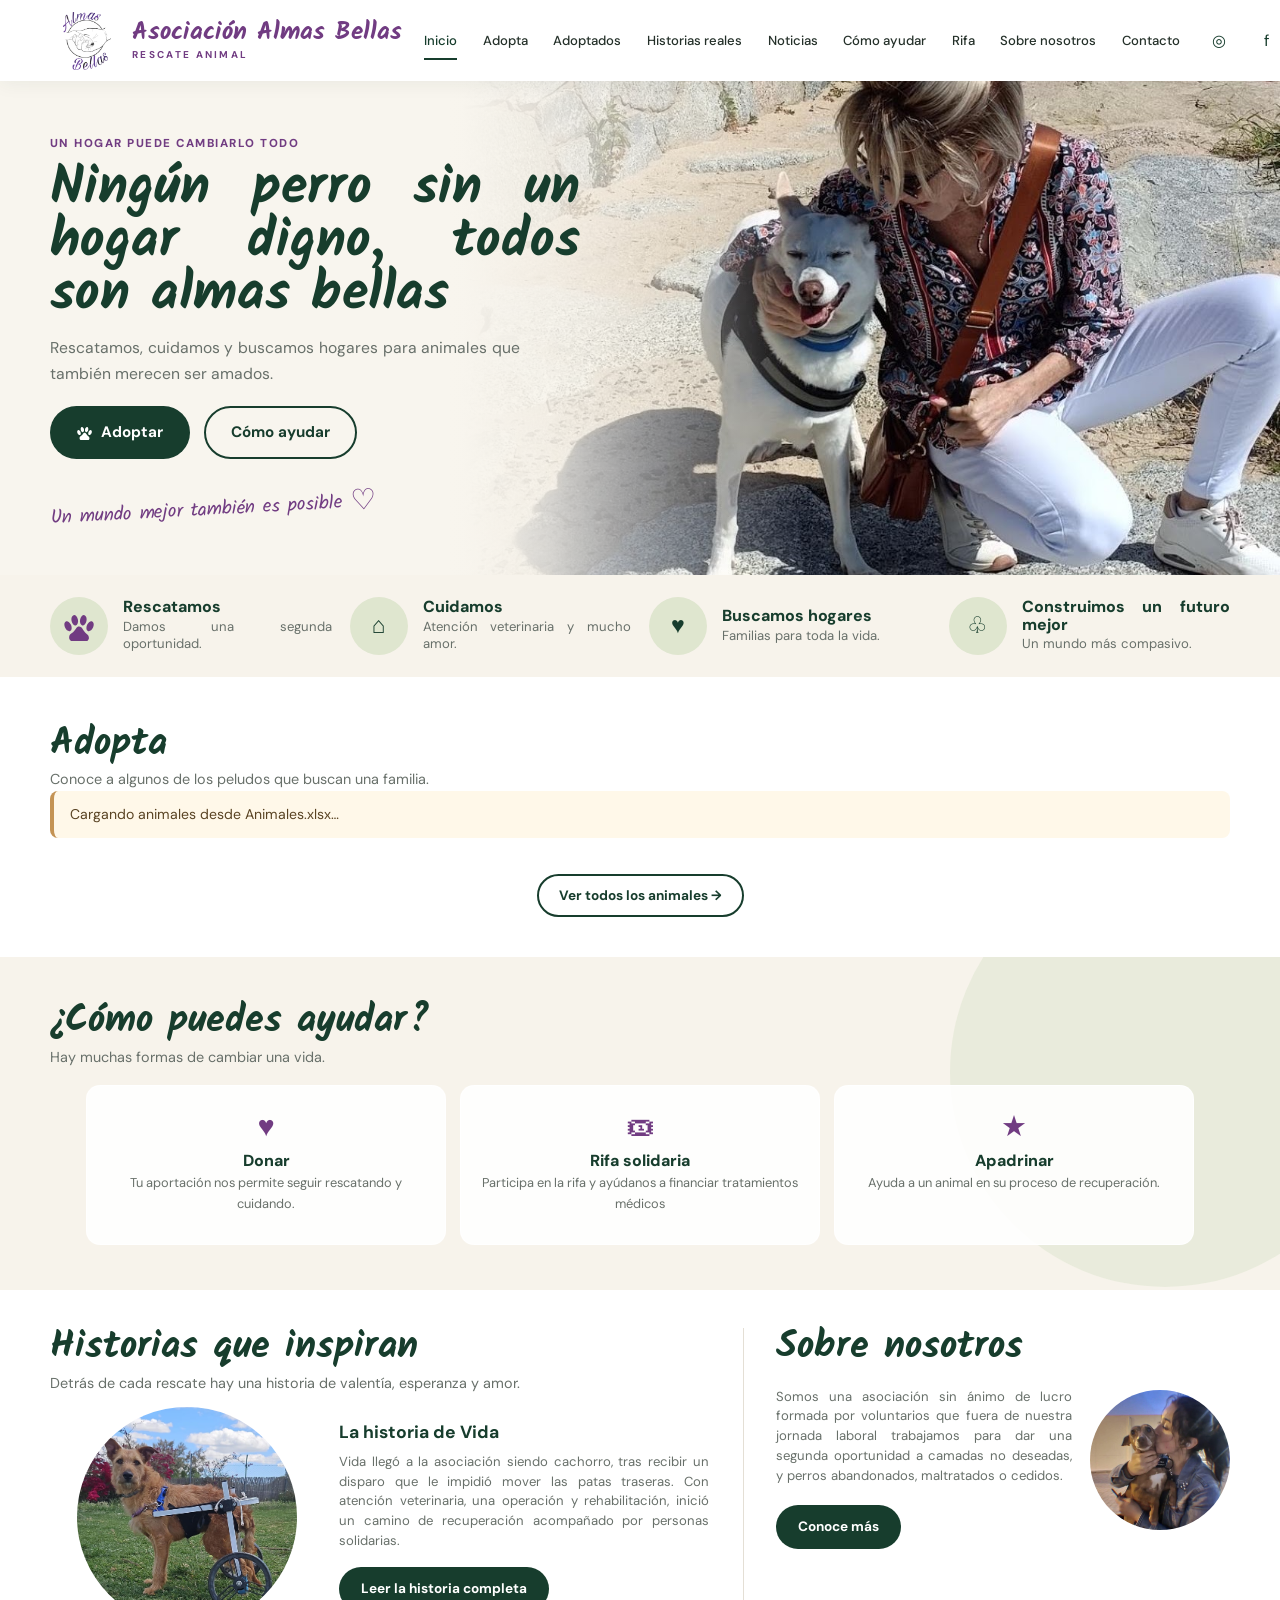
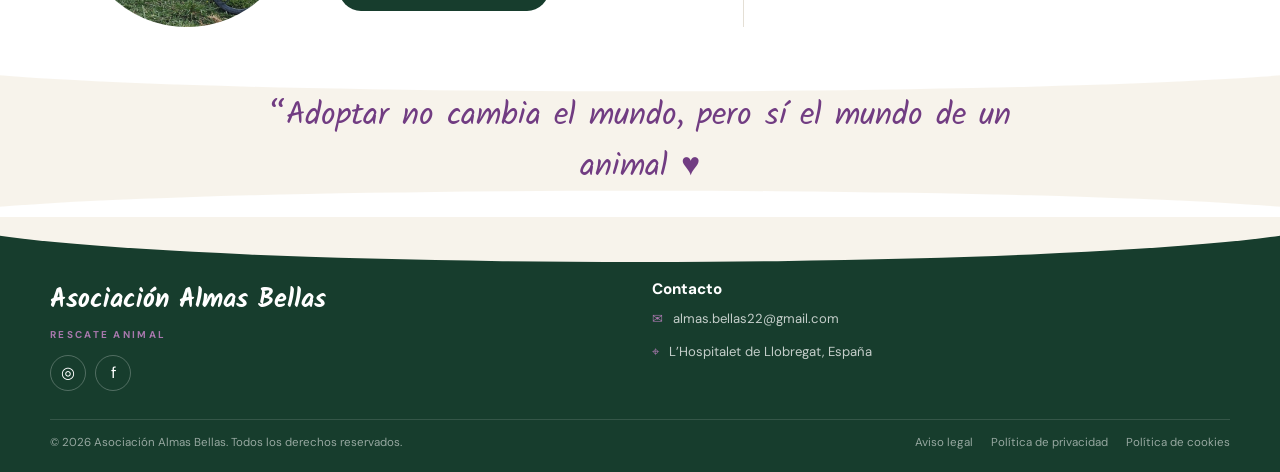
<file: index.html>
<!doctype html>
<html lang="es">
<head>
  <meta charset="utf-8">
  <meta name="viewport" content="width=device-width, initial-scale=1">
  <meta name="theme-color" content="#173d2d">
  <link rel="icon" type="image/svg+xml" href="media/web/dog-footprint.svg">
  <meta name="description" content="Rescatamos, cuidamos y buscamos hogares para animales que también merecen ser amados.">
  <title>Asociación Almas Bellas | Rescate animal y adopción</title>
  <link rel="preconnect" href="https://fonts.googleapis.com">
  <link rel="preconnect" href="https://fonts.gstatic.com" crossorigin>
  <link href="https://fonts.googleapis.com/css2?family=DM+Sans:wght@400;500;600;700;800&family=Kalam:wght@400;700&display=swap" rel="stylesheet">
  <link rel="stylesheet" href="style.css">
  <script type="module" src="app.js?v=2"></script>
</head>
<body>
  <div id="app">
    <header class="site-header" id="inicio"><nav class="navbar" aria-label="Navegación principal">
      <a class="logo" href="#inicio" aria-label="Asociación Almas Bellas, inicio"><img class="logo-mark" src="media/web/logo.png" alt=""><span class="logo-text"><span class="logo-name">Asociación Almas Bellas</span><span class="logo-subtitle">RESCATE ANIMAL</span></span></a>
      <div class="nav-menu" id="main-nav-menu"><a class="nav-link active" href="#inicio">Inicio</a><a class="nav-link" href="adopta.html">Adopta</a><a class="nav-link" href="adoptados.html">Adoptados</a><a class="nav-link" href="historias.html">Historias reales</a><a class="nav-link" href="noticias.html">Noticias</a><a class="nav-link" href="#ayudar">Cómo ayudar</a><a class="nav-link" href="rifa.html">Rifa</a><a class="nav-link" href="nosotros.html">Sobre nosotros</a><a class="nav-link" href="nosotros.html#contacto">Contacto</a></div>
      <div class="nav-actions"><div class="social-links" aria-label="Síguenos"><a class="social-link" href="https://instagram.com" aria-label="Instagram">◎</a><a class="social-link" href="https://facebook.com" aria-label="Facebook">f</a><a class="social-link" href="https://youtube.com" aria-label="YouTube">▶</a></div><a class="btn btn-primary donate-nav" href="#ayudar">♥ <span>Donar</span></a></div>
      <button class="mobile-nav-toggle" type="button" aria-label="Abrir menú" aria-controls="main-nav-menu" aria-expanded="false">☰</button>
    </nav></header>
    <main>
      <section class="hero" aria-labelledby="hero-title">
        <div class="hero-content">
          <p class="eyebrow">Un hogar puede cambiarlo todo</p>
          <h1 class="hero-title" id="hero-title">Ningún perro sin un hogar digno, todos son almas bellas</h1>
          <p class="hero-description">Rescatamos, cuidamos y buscamos hogares para animales que también merecen ser amados.</p>
          <div class="hero-buttons">
            <a class="btn btn-primary" href="adopta.html"><img class="paw-inline" src="media/web/dog-footprint.svg" alt=""> Adoptar</a>
            <a class="btn btn-secondary" href="#ayudar">Cómo ayudar</a></div>
            <p class="hero-note">Un mundo mejor también es posible <span>♡</span></p></div><img class="hero-image" src="media/web/lara.jpg" alt="Lara junto a una voluntaria"></section>
      <section class="values" aria-label="Nuestros compromisos"><div class="container values-grid"><article class="value-item"><span class="value-icon"><img src="media/web/dog-footprint.svg" alt=""></span><div><h3>Rescatamos</h3><p>Damos una segunda oportunidad.</p></div></article><article class="value-item"><span class="value-icon">⌂</span><div><h3>Cuidamos</h3><p>Atención veterinaria y mucho amor.</p></div></article><article class="value-item"><span class="value-icon">♥</span><div><h3>Buscamos hogares</h3><p>Familias para toda la vida.</p></div></article><article class="value-item"><span class="value-icon">♧</span><div><h3>Construimos un futuro mejor</h3><p>Un mundo más compasivo.</p></div></article></div></section>
      <section class="animals section" id="animales"><div class="container"><div class="animals-header section-header"><div><h2>Adopta</h2><p>Conoce a algunos de los peludos que buscan una familia.</p></div></div><p id="animals-status" class="data-notice" role="status" aria-live="polite">Cargando animales desde Animales.xlsx…</p><div class="animals-grid"></div><div class="animals-all-link"><a class="btn btn-secondary btn-small" href="adopta.html">Ver todos los animales →</a></div></div></section>
      <section class="help section" id="ayudar">
        <div class="container">
          <div class="help-header section-header">
            <h2>¿Cómo puedes ayudar?</h2><p>Hay muchas formas de cambiar una vida.</p>
          </div>
          <div class="help-grid">

            <a class="help-card help-card-link" href="https://wa.me/34692160589" target="_blank" rel="noopener noreferrer">
              <span class="help-icon">♥</span>
              <h3>Donar</h3>
              <p>Tu aportación nos permite seguir rescatando y cuidando.</p>
            </a>

            <a class="help-card help-card-link help-card-raffle" href="rifa.html">
              <span class="help-icon">🎟</span>
              <h3>Rifa solidaria</h3>
              <p>Participa en la rifa y ayúdanos a financiar tratamientos médicos</p>
            </a>

            <!--<a class="help-card help-card-link" href="https://wa.me/34692160589" target="_blank" rel="noopener noreferrer">
              <span class="help-icon">⌂</span>
              <h3>Acoger temporalmente</h3>
              <p>Un hogar temporal marca la diferencia.</p>
            </a>-->

            <a class="help-card help-card-link" href="https://wa.me/34692160589" target="_blank" rel="noopener noreferrer">
              <span class="help-icon">★</span>
              <h3>Apadrinar</h3>
              <p>Ayuda a un animal en su proceso de recuperación.</p>
            </a>
          </div>
        </div>
      </section>
      <section class="stories section" id="historias"><div class="container stories-layout"><div class="stories-column"><div class="section-header"><h2>Historias que inspiran</h2><p>Detrás de cada rescate hay una historia de valentía, esperanza y amor.</p></div><article class="story-card"><img class="story-image" src="media/animales/Vida/vida-silla.jpg" alt="Vida en su silla de ruedas" loading="lazy"><div class="story-info"><h3>La historia de Vida</h3><p>Vida llegó a la asociación siendo cachorro, tras recibir un disparo que le impidió mover las patas traseras. Con atención veterinaria, una operación y rehabilitación, inició un camino de recuperación acompañado por personas solidarias.</p><a class="btn btn-primary btn-small" href="historias.html">Leer la historia completa</a></div></article></div><aside class="about" id="nosotros"><h2>Sobre nosotros</h2><div class="about-content"><div class="about-text"><p>Somos una asociación sin ánimo de lucro formada por voluntarios que fuera de nuestra jornada laboral trabajamos para dar una segunda oportunidad a camadas no deseadas, y perros abandonados, maltratados o cedidos.</p><a class="btn btn-primary btn-small" href="nosotros.html">Conoce más</a></div><div class="about-image"><img src="media/web/judith.jpg" alt="Perro de la asociación" loading="lazy"></div></div></aside></div></section>
      <section class="quote"><p class="quote-text">Adoptar no cambia el mundo, pero sí el mundo de un animal</p></section>
    </main>
    <footer class="footer" id="contacto"><div class="container"><div class="footer-grid"><div class="footer-column"><a class="footer-logo" href="#inicio"><span class="logo-name">Asociación Almas Bellas</span><span class="logo-subtitle">RESCATE ANIMAL</span></a><div class="footer-social"><a href="https://www.instagram.com/asociacionalmasbellas?srtk=cTJ6ZGJwajQ5MGJs" aria-label="Instagram" target="_blank" rel="noopener noreferrer">◎</a><a href="https://www.facebook.com/asociacionalmasbellas" aria-label="Facebook" target="_blank" rel="noopener noreferrer">f</a></div></div><div class="footer-column"><h3>Contacto</h3><div class="footer-contact"><a class="contact-item" href="mailto:almas.bellas22@gmail.com"><span class="contact-icon">✉</span>almas.bellas22@gmail.com</a><span class="contact-item"><span class="contact-icon">⌖</span>L’Hospitalet de Llobregat, España</span></div></div></div><div class="footer-bottom"><p>© 2026 Asociación Almas Bellas. Todos los derechos reservados.</p><div class="footer-legal"><a href="#contacto">Aviso legal</a><a href="#contacto">Política de privacidad</a><a href="#contacto">Política de cookies</a></div></div></div></footer>
  </div>
</body>
</html>
</file>
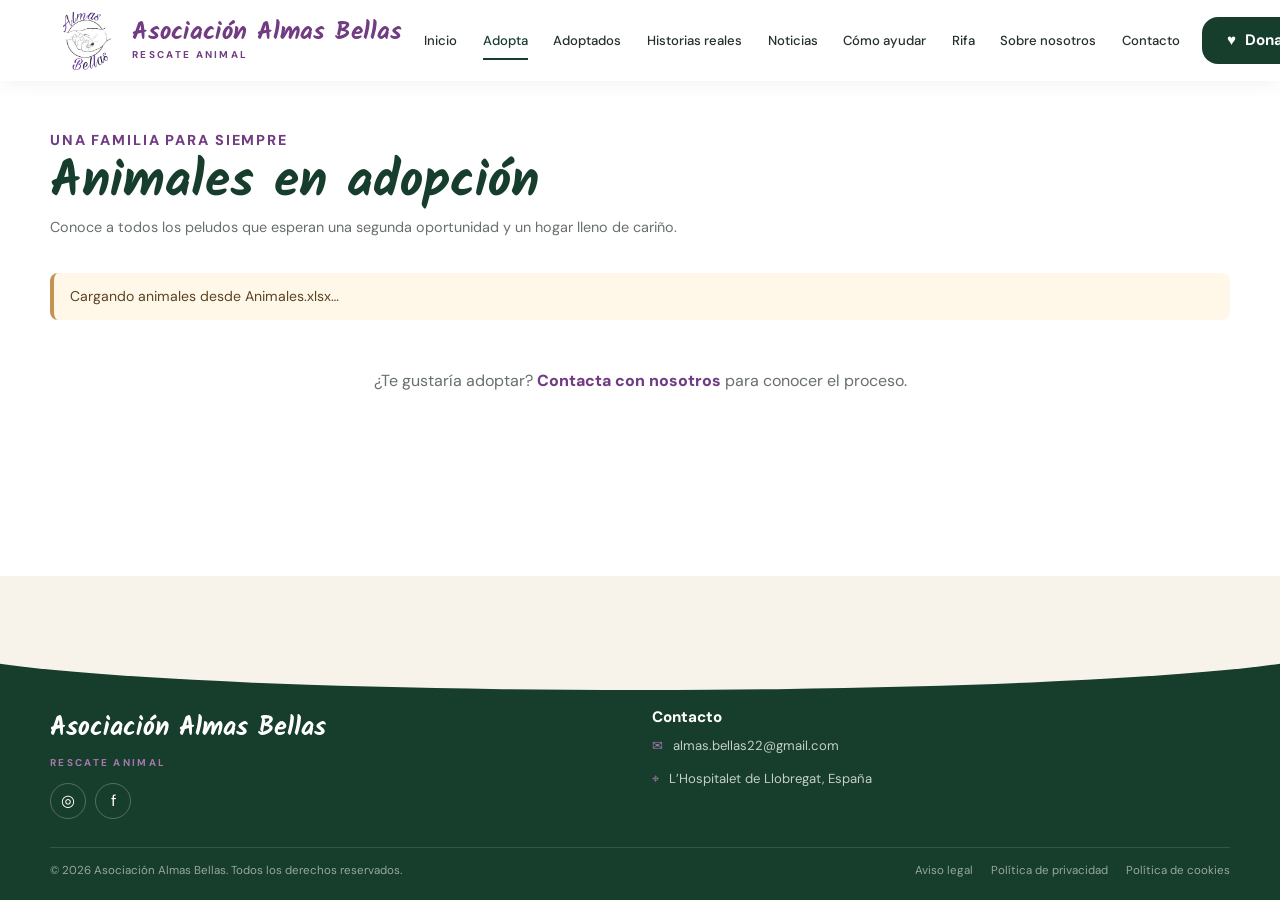
<file: adopta.html>
<!doctype html>
<html lang="es">
<head>
  <meta charset="utf-8">
  <meta name="viewport" content="width=device-width, initial-scale=1">
  <meta name="theme-color" content="#173d2d">
  <link rel="icon" type="image/svg+xml" href="media/web/dog-footprint.svg">
  <meta name="description" content="Conoce a todos los animales de Asociación Almas Bellas que buscan una familia y un hogar definitivo.">
  <title>Adopta | Asociación Almas Bellas</title>
  <link rel="preconnect" href="https://fonts.googleapis.com">
  <link rel="preconnect" href="https://fonts.gstatic.com" crossorigin>
  <link href="https://fonts.googleapis.com/css2?family=DM+Sans:wght@400;500;600;700;800&family=Kalam:wght@400;700&display=swap" rel="stylesheet">
  <link rel="stylesheet" href="style.css">
  <script type="module" src="app.js?v=2"></script>
</head>
<body class="adoption-page">
  <header class="site-header" id="inicio">
    <nav class="navbar" aria-label="Navegación principal">
      <a class="logo" href="index.html#inicio" aria-label="Asociación Almas Bellas, inicio"><img class="logo-mark" src="media/web/logo.png" alt=""><span class="logo-text"><span class="logo-name">Asociación Almas Bellas</span><span class="logo-subtitle">RESCATE ANIMAL</span></span></a>
      <div class="nav-menu" id="main-nav-menu"><a class="nav-link" href="index.html#inicio">Inicio</a><a class="nav-link active" href="adopta.html">Adopta</a><a class="nav-link" href="adoptados.html">Adoptados</a><a class="nav-link" href="historias.html">Historias reales</a><a class="nav-link" href="noticias.html">Noticias</a><a class="nav-link" href="index.html#ayudar">Cómo ayudar</a><a class="nav-link" href="rifa.html">Rifa</a><a class="nav-link" href="nosotros.html">Sobre nosotros</a><a class="nav-link" href="index.html#contacto">Contacto</a></div>
      <div class="nav-actions"><a class="btn btn-primary donate-nav" href="index.html#ayudar">♥ <span>Donar</span></a></div>
      <button class="mobile-nav-toggle" type="button" aria-label="Abrir menú" aria-controls="main-nav-menu" aria-expanded="false">☰</button>
    </nav>
  </header>
  <main class="adoption-main">
    <section class="animals section" id="animales">
      <div class="container">
        <div class="section-header adoption-header"><p class="eyebrow">Una familia para siempre</p><h1>Animales en adopción</h1><p>Conoce a todos los peludos que esperan una segunda oportunidad y un hogar lleno de cariño.</p></div>
        <p id="animals-status" class="data-notice" role="status" aria-live="polite">Cargando animales desde Animales.xlsx…</p>
        <div class="animals-grid"></div>
        <p class="adoption-contact">¿Te gustaría adoptar? <a href="mailto:hola@almasbellas.org?subject=Quiero%20adoptar">Contacta con nosotros</a> para conocer el proceso.</p>
      </div>
    </section>
  </main>
  <footer class="footer" id="contacto"><div class="container"><div class="footer-grid"><div class="footer-column"><a class="footer-logo" href="index.html#inicio"><span class="logo-name">Asociación Almas Bellas</span><span class="logo-subtitle">RESCATE ANIMAL</span></a><div class="footer-social"><a href="https://www.instagram.com/asociacionalmasbellas?srtk=cTJ6ZGJwajQ5MGJs" aria-label="Instagram" target="_blank" rel="noopener noreferrer">◎</a><a href="https://www.facebook.com/asociacionalmasbellas" aria-label="Facebook" target="_blank" rel="noopener noreferrer">f</a></div></div><div class="footer-column"><h3>Contacto</h3><div class="footer-contact"><a class="contact-item" href="mailto:almas.bellas22@gmail.com"><span class="contact-icon">✉</span>almas.bellas22@gmail.com</a><span class="contact-item"><span class="contact-icon">⌖</span>L’Hospitalet de Llobregat, España</span></div></div></div><div class="footer-bottom"><p>© 2026 Asociación Almas Bellas. Todos los derechos reservados.</p><div class="footer-legal"><a href="#contacto">Aviso legal</a><a href="#contacto">Política de privacidad</a><a href="#contacto">Política de cookies</a></div></div></div></footer>
</body>
</html>
</file>
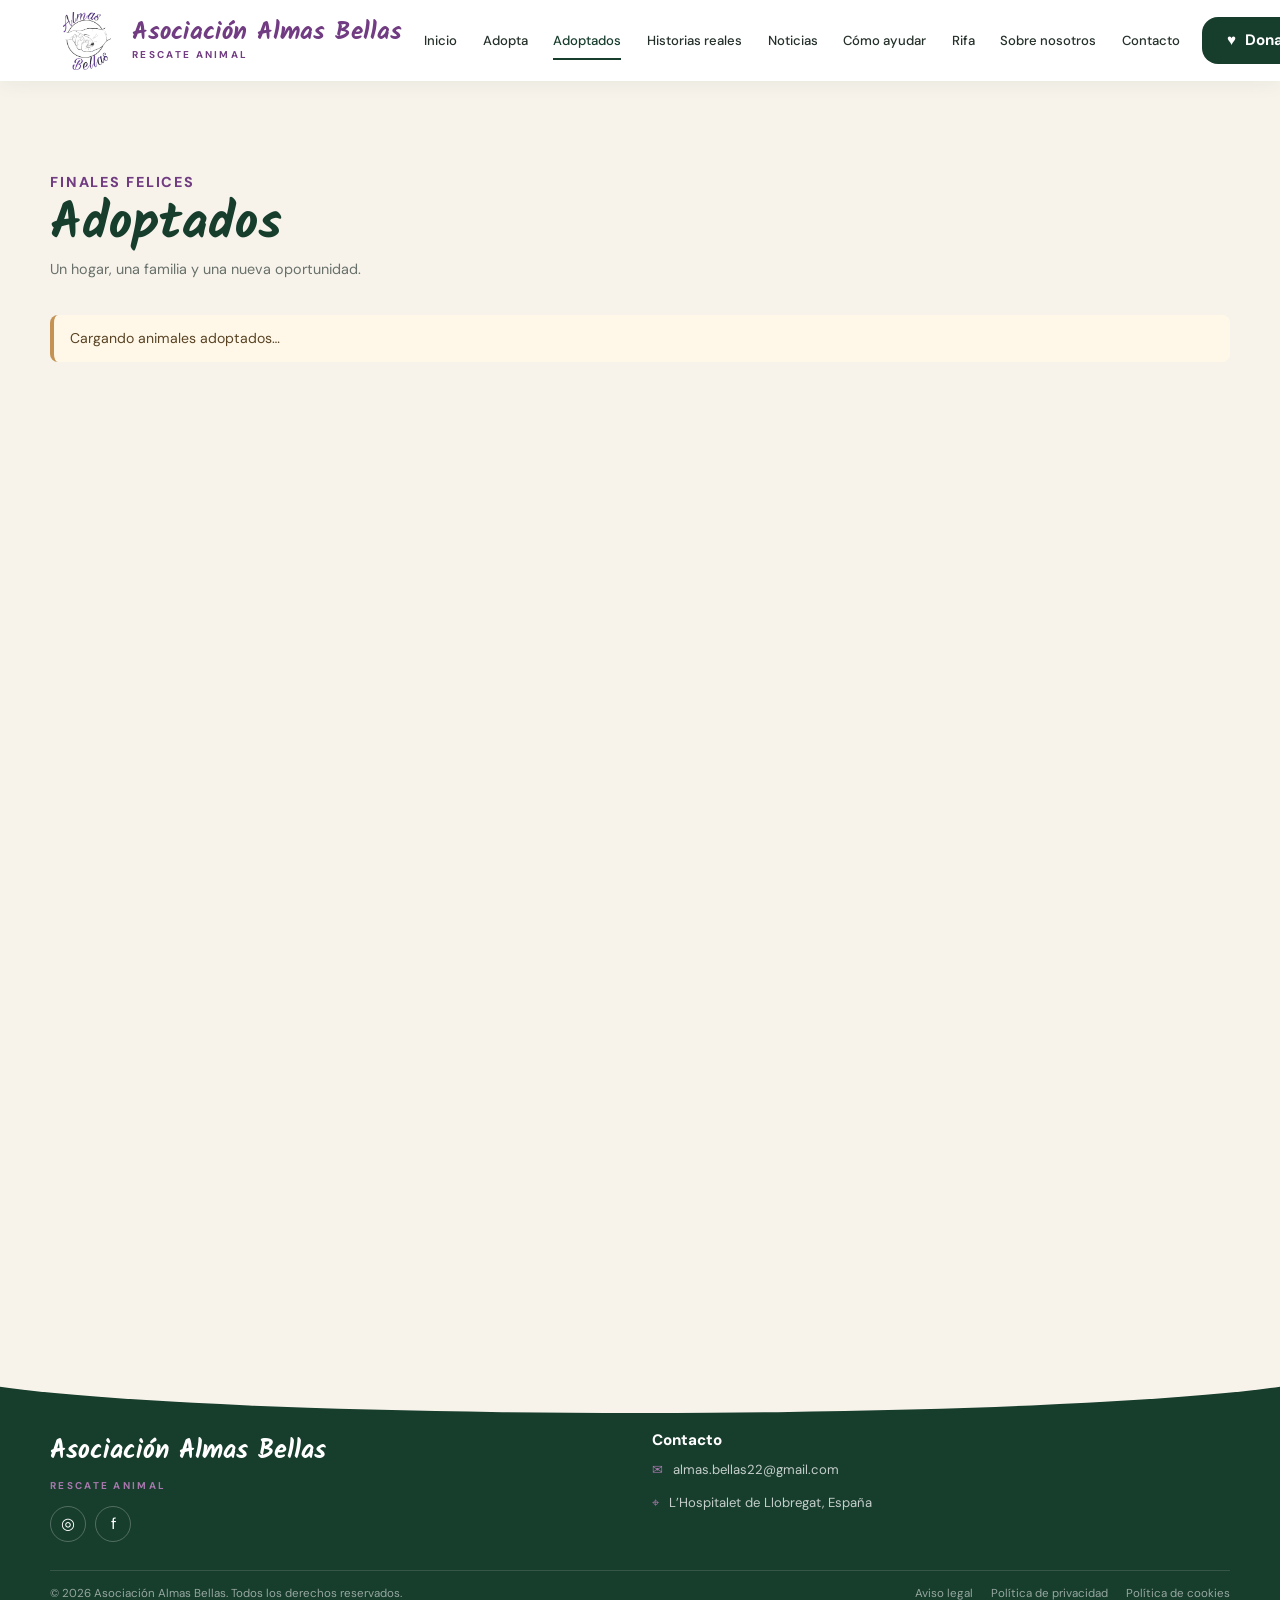
<file: adoptados.html>
<!doctype html>
<html lang="es">
<head>
  <meta charset="utf-8">
  <meta name="viewport" content="width=device-width, initial-scale=1">
  <meta name="theme-color" content="#173d2d">
  <link rel="icon" type="image/svg+xml" href="media/web/dog-footprint.svg">
  <meta name="description" content="Conoce a los animales adoptados de Asociación Almas Bellas y celebra sus nuevos comienzos.">
  <title>Adoptados | Asociación Almas Bellas</title>
  <link rel="preconnect" href="https://fonts.googleapis.com">
  <link rel="preconnect" href="https://fonts.gstatic.com" crossorigin>
  <link href="https://fonts.googleapis.com/css2?family=DM+Sans:wght@400;500;600;700;800&family=Kalam:wght@400;700&display=swap" rel="stylesheet">
  <link rel="stylesheet" href="style.css?v=2">
  <script type="module" src="adoptados.js"></script>
</head>
<body class="adopted-page">
  <header class="site-header" id="inicio">
    <nav class="navbar" aria-label="Navegación principal">
      <a class="logo" href="index.html#inicio" aria-label="Asociación Almas Bellas, inicio"><img class="logo-mark" src="media/web/logo.png" alt=""><span class="logo-text"><span class="logo-name">Asociación Almas Bellas</span><span class="logo-subtitle">RESCATE ANIMAL</span></span></a>
      <div class="nav-menu" id="main-nav-menu"><a class="nav-link" href="index.html#inicio">Inicio</a><a class="nav-link" href="adopta.html">Adopta</a><a class="nav-link active" href="adoptados.html" aria-current="page">Adoptados</a><a class="nav-link" href="historias.html">Historias reales</a><a class="nav-link" href="noticias.html">Noticias</a><a class="nav-link" href="index.html#ayudar">Cómo ayudar</a><a class="nav-link" href="rifa.html">Rifa</a><a class="nav-link" href="nosotros.html">Sobre nosotros</a><a class="nav-link" href="nosotros.html#contacto">Contacto</a></div>
      <div class="nav-actions"><a class="btn btn-primary donate-nav" href="index.html#ayudar">♥ <span>Donar</span></a></div>
      <button class="mobile-nav-toggle" type="button" aria-label="Abrir menú" aria-controls="main-nav-menu" aria-expanded="false">☰</button>
    </nav>
  </header>
  <main class="adopted-main">
    <section class="adopted-section section">
      <div class="container">
        <div class="section-header adoption-header">
          <p class="eyebrow">Finales felices</p>
          <div class="adopted-heading">
            <h1>Adoptados</h1>
            <button id="adopted-view-toggle" class="btn btn-secondary btn-small" type="button" aria-controls="adopted-grid" hidden>Ver como galería</button>
          </div>
          <p>Un hogar, una familia y una nueva oportunidad.</p>
        </div>
        <p id="adopted-status" class="data-notice" role="status" aria-live="polite">Cargando animales adoptados…</p>
        <div id="adopted-grid" class="adopted-grid" aria-live="polite"></div>
      </div>
    </section>
  </main>
  <footer class="footer" id="contacto"><div class="container"><div class="footer-grid"><div class="footer-column"><a class="footer-logo" href="index.html#inicio"><span class="logo-name">Asociación Almas Bellas</span><span class="logo-subtitle">RESCATE ANIMAL</span></a><div class="footer-social"><a href="https://www.instagram.com/asociacionalmasbellas?srtk=cTJ6ZGJwajQ5MGJs" aria-label="Instagram" target="_blank" rel="noopener noreferrer">◎</a><a href="https://www.facebook.com/asociacionalmasbellas" aria-label="Facebook" target="_blank" rel="noopener noreferrer">f</a></div></div><div class="footer-column"><h3>Contacto</h3><div class="footer-contact"><a class="contact-item" href="mailto:almas.bellas22@gmail.com"><span class="contact-icon">✉</span>almas.bellas22@gmail.com</a><span class="contact-item"><span class="contact-icon">⌖</span>L’Hospitalet de Llobregat, España</span></div></div></div><div class="footer-bottom"><p>© 2026 Asociación Almas Bellas. Todos los derechos reservados.</p><div class="footer-legal"><a href="nosotros.html#contacto">Aviso legal</a><a href="nosotros.html#contacto">Política de privacidad</a><a href="nosotros.html#contacto">Política de cookies</a></div></div></div></footer>
</body>
</html>
</file>
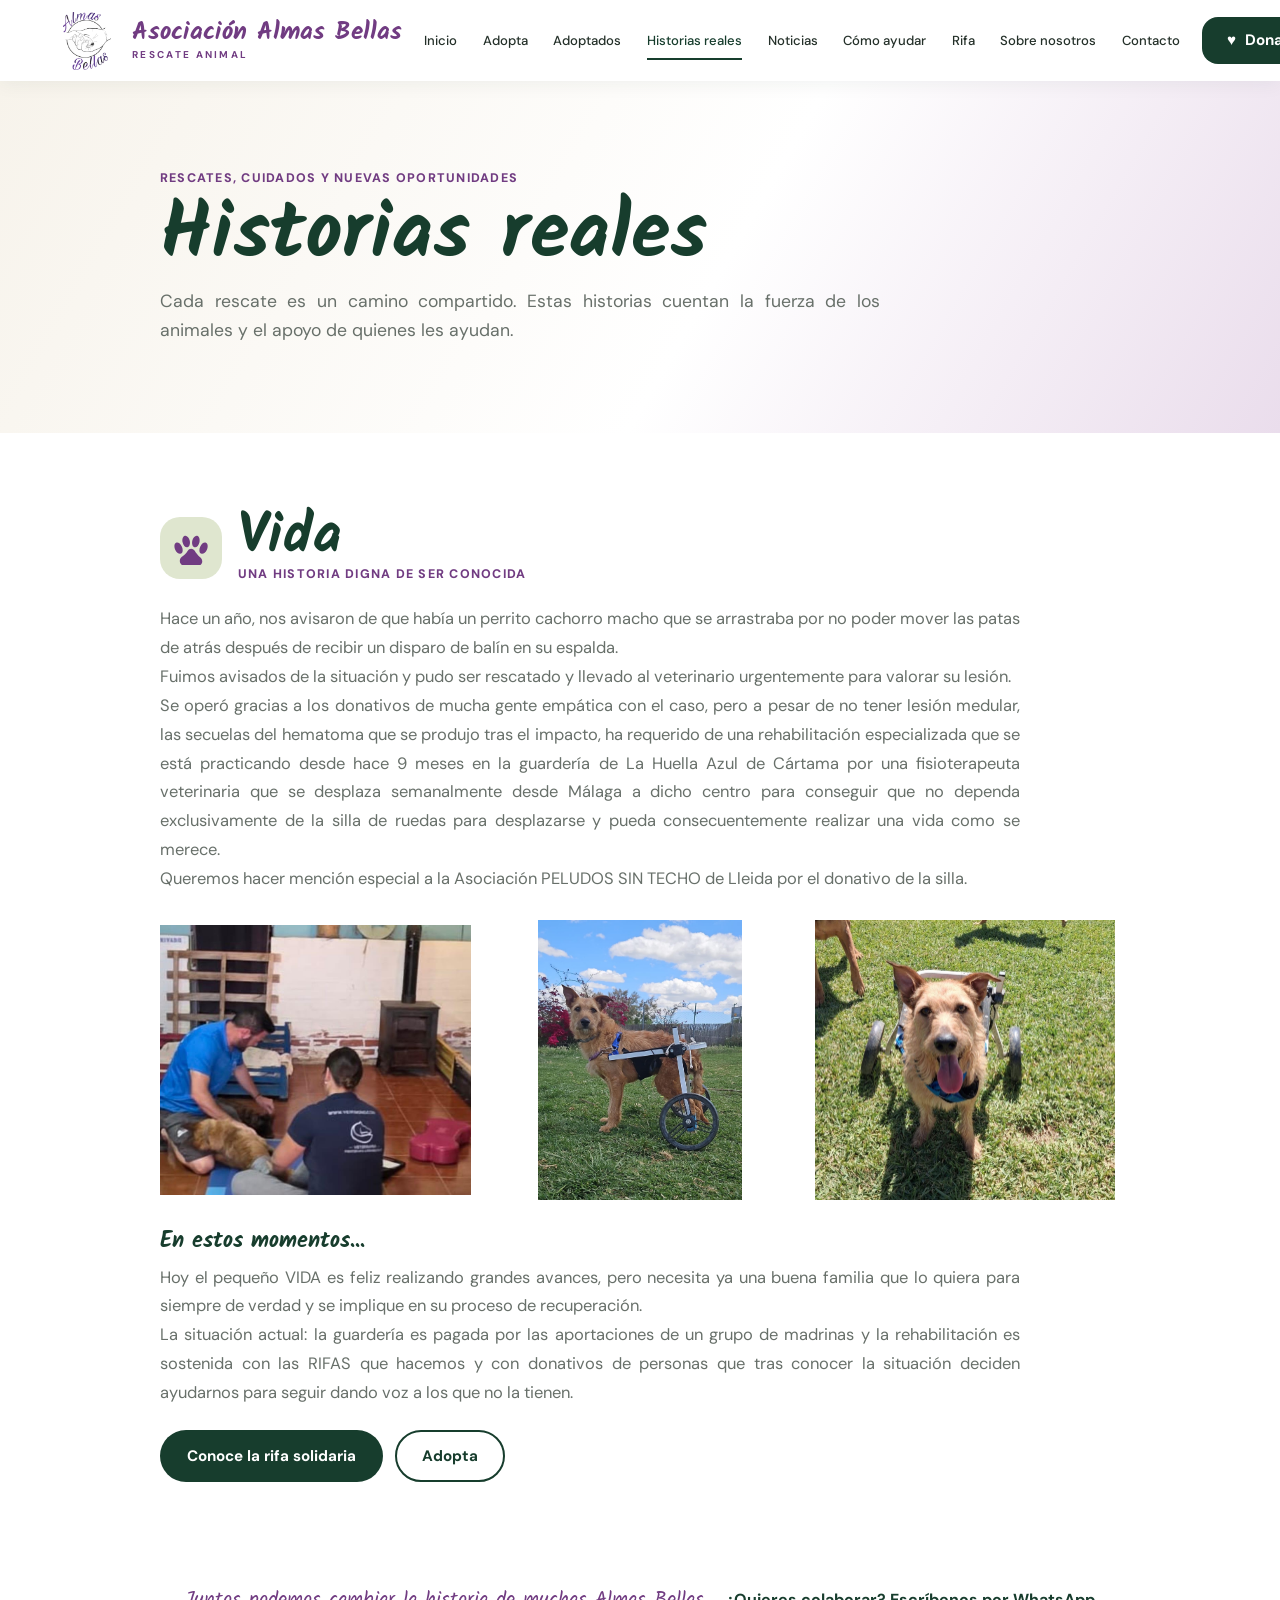
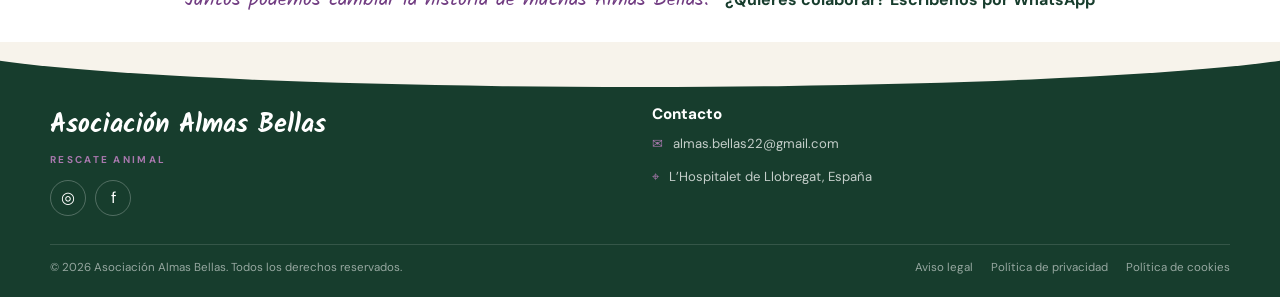
<file: historias.html>
<!doctype html>
<html lang="es">
<head>
  <meta charset="utf-8">
  <meta name="viewport" content="width=device-width, initial-scale=1">
  <meta name="theme-color" content="#173d2d">
  <link rel="icon" type="image/svg+xml" href="media/web/dog-footprint.svg">
  <meta name="description" content="Historias reales de rescate y recuperación de Asociación Almas Bellas, incluida la historia de Vida.">
  <title>Historias reales | Asociación Almas Bellas</title>
  <link rel="preconnect" href="https://fonts.googleapis.com">
  <link rel="preconnect" href="https://fonts.gstatic.com" crossorigin>
  <link href="https://fonts.googleapis.com/css2?family=DM+Sans:wght@400;500;600;700;800&family=Kalam:wght@400;700&display=swap" rel="stylesheet">
  <link rel="stylesheet" href="style.css">
  <script type="module" src="app.js"></script>
</head>
<body class="stories-page">
  <header class="site-header" id="inicio">
    <nav class="navbar" aria-label="Navegación principal">
      <a class="logo" href="index.html#inicio" aria-label="Asociación Almas Bellas, inicio"><img class="logo-mark" src="media/web/logo.png" alt=""><span class="logo-text"><span class="logo-name">Asociación Almas Bellas</span><span class="logo-subtitle">RESCATE ANIMAL</span></span></a>
      <div class="nav-menu" id="main-nav-menu"><a class="nav-link" href="index.html#inicio">Inicio</a><a class="nav-link" href="adopta.html">Adopta</a><a class="nav-link" href="adoptados.html">Adoptados</a><a class="nav-link active" href="historias.html" aria-current="page">Historias reales</a><a class="nav-link" href="noticias.html">Noticias</a><a class="nav-link" href="index.html#ayudar">Cómo ayudar</a><a class="nav-link" href="rifa.html">Rifa</a><a class="nav-link" href="nosotros.html">Sobre nosotros</a><a class="nav-link" href="index.html#contacto">Contacto</a></div>
      <div class="nav-actions"><a class="btn btn-primary donate-nav" href="index.html#ayudar">♥ <span>Donar</span></a></div>
      <button class="mobile-nav-toggle" type="button" aria-label="Abrir menú" aria-controls="main-nav-menu" aria-expanded="false">☰</button>
    </nav>
  </header>
  <main class="stories-main">
    <section class="stories-hero">
      <div class="container">
        <p class="eyebrow">Rescates, cuidados y nuevas oportunidades</p>
        <h1>Historias reales</h1>
        <p>Cada rescate es un camino compartido. Estas historias cuentan la fuerza de los animales y el apoyo de quienes les ayudan.</p>
      </div>
    </section>
    <section class="vida-story container" aria-labelledby="vida-title">
      <div class="vida-story-heading"><span class="vida-paw" aria-hidden="true"><img src="media/web/dog-footprint.svg" alt=""></span><div><h2 id="vida-title">Vida</h2><p class="eyebrow">Una historia digna de ser conocida</p></div></div>
      <div class="vida-story-copy">
        <p>Hace un año, nos avisaron de que había un perrito cachorro macho que se arrastraba por no poder mover las patas de atrás después de recibir un disparo de balín en su espalda.</p>
        <p>Fuimos avisados de la situación y pudo ser rescatado y llevado al veterinario urgentemente para valorar su lesión.</p>
        <p>Se operó gracias a los donativos de mucha gente empática con el caso, pero a pesar de no tener lesión medular, las secuelas del hematoma que se produjo tras el impacto, ha requerido de una rehabilitación especializada que se está practicando desde hace 9 meses en la guardería de La Huella Azul de Cártama por una fisioterapeuta veterinaria que se desplaza semanalmente desde Málaga a dicho centro para conseguir que no dependa exclusivamente de la silla de ruedas para desplazarse y pueda consecuentemente realizar una vida como se merece.</p>
        <p>Queremos hacer mención especial a la Asociación PELUDOS SIN TECHO de Lleida por el donativo de la silla.</p>
      </div>
      <div class="vida-gallery" aria-label="Imágenes de Vida">
        <img src="media/historias/vida/vida.jpg" alt="Vida durante su recuperación" loading="lazy">
        <img src="media/historias/vida/vida-silla.jpg" alt="Vida con su silla de ruedas" loading="lazy">
        <img src="media/historias/vida/unnamed.jpg" alt="Vida" loading="lazy">
      </div>
      <div class="vida-story-copy">
        <h3>En estos momentos...</h3>
        <p>Hoy el pequeño VIDA es feliz realizando grandes avances, pero necesita ya una buena familia que lo quiera para siempre de verdad y se implique en su proceso de recuperación.</p>
        <p>La situación actual: la guardería es pagada por las aportaciones de un grupo de madrinas y la rehabilitación es sostenida con las RIFAS que hacemos y con donativos de personas que tras conocer la situación deciden ayudarnos para seguir dando voz a los que no la tienen.</p>
      </div>
      <div class="vida-actions"><a class="btn btn-primary" href="rifa.html">Conoce la rifa solidaria</a><a class="btn btn-secondary" href="https://wa.me/34692160589?text=Estoy%20interesado%2Fa%20en%20adoptar%20a%20Vida" target="_blank" rel="noopener noreferrer">Adopta</a></div>
    </section>
    <section class="stories-thanks container"><p>Juntos podemos cambiar la historia de muchas Almas Bellas.</p><a href="https://wa.me/34649776448" target="_blank" rel="noopener noreferrer">¿Quieres colaborar? Escríbenos por WhatsApp</a></section>
  </main>
  <footer class="footer" id="contacto"><div class="container"><div class="footer-grid"><div class="footer-column"><a class="footer-logo" href="index.html#inicio"><span class="logo-name">Asociación Almas Bellas</span><span class="logo-subtitle">RESCATE ANIMAL</span></a><div class="footer-social"><a href="https://www.instagram.com/asociacionalmasbellas?srtk=cTJ6ZGJwajQ5MGJs" aria-label="Instagram" target="_blank" rel="noopener noreferrer">◎</a><a href="https://www.facebook.com/asociacionalmasbellas" aria-label="Facebook" target="_blank" rel="noopener noreferrer">f</a></div></div><div class="footer-column"><h3>Contacto</h3><div class="footer-contact"><a class="contact-item" href="mailto:almas.bellas22@gmail.com"><span class="contact-icon">✉</span>almas.bellas22@gmail.com</a><span class="contact-item"><span class="contact-icon">⌖</span>L’Hospitalet de Llobregat, España</span></div></div></div><div class="footer-bottom"><p>© 2026 Asociación Almas Bellas. Todos los derechos reservados.</p><div class="footer-legal"><a href="#contacto">Aviso legal</a><a href="#contacto">Política de privacidad</a><a href="#contacto">Política de cookies</a></div></div></div></footer>
</body>
</html>
</file>
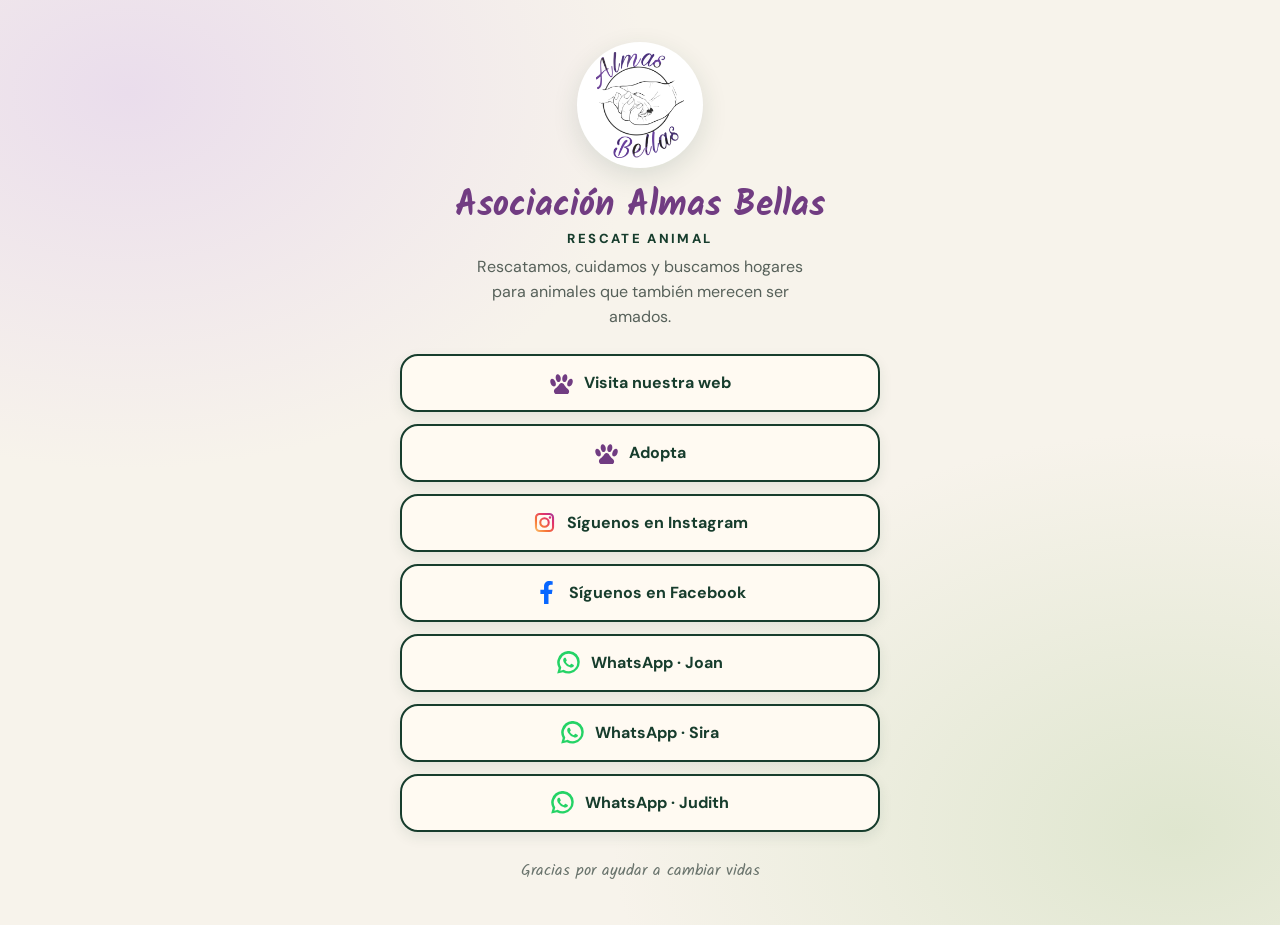
<file: linktree.html>
<!doctype html>
<html lang="es">
<head>
  <meta charset="utf-8">
  <meta name="viewport" content="width=device-width, initial-scale=1">
  <meta name="theme-color" content="#173d2d">
  <link rel="icon" type="image/svg+xml" href="media/web/dog-footprint.svg">
  <meta name="description" content="Todos los enlaces de Asociación Almas Bellas: web, redes sociales y WhatsApp.">
  <title>Asociación Almas Bellas | Enlaces</title>
  <link rel="preconnect" href="https://fonts.googleapis.com">
  <link rel="preconnect" href="https://fonts.gstatic.com" crossorigin>
  <link href="https://fonts.googleapis.com/css2?family=DM+Sans:wght@400;500;600;700;800&family=Kalam:wght@400;700&display=swap" rel="stylesheet">
  <style>
    :root { color-scheme: light; --green:#173d2d; --green-mid:#315a3d; --cream:#f7f3eb; --purple:#713c82; --text:#243029; }
    * { box-sizing:border-box; }
    body { min-height:100vh; margin:0; padding:42px 20px; display:flex; justify-content:center; align-items:center; background:radial-gradient(ellipse at 10% 10%, #eaddec 0, transparent 32%), radial-gradient(ellipse at 92% 90%, #dfe6cf 0, transparent 34%), var(--cream); color:var(--text); font-family:"DM Sans",Arial,sans-serif; }
    main { width:min(100%, 480px); text-align:center; }
    .brand { width:126px; height:126px; margin:0 auto 18px; padding:10px; overflow:hidden; border-radius:50%; background:#fff; box-shadow:0 8px 26px #173d2d20; }
    .brand img { width:100%; height:100%; object-fit:contain; }
    h1 { margin:0; color:var(--purple); font-family:Kalam,cursive; font-size:2.2rem; line-height:1.15; }
    .subtitle { margin:4px 0 8px; color:var(--green); font-size:.82rem; font-weight:800; letter-spacing:.18em; }
    .intro { margin:0 auto 24px; max-width:340px; color:#57615a; line-height:1.55; }
    .links { display:grid; gap:12px; }
    .collaborators { margin-top:26px; padding:20px; border:1px solid #d9dfd4; border-radius:20px; background:#ffffffb8; }
    .collaborators h2 { margin:0 0 8px; color:var(--green); font-size:1.2rem; }
    .collaborators p { margin:0 0 14px; color:#57615a; font-size:.92rem; line-height:1.55; }
    .collaborators .link { min-height:48px; }
    .link { min-height:58px; display:flex; align-items:center; justify-content:center; gap:11px; padding:12px 18px; border:2px solid var(--green); border-radius:18px; background:#fffaf2; color:var(--green); font-size:1rem; font-weight:700; text-decoration:none; box-shadow:0 5px 14px #173d2d17; transition:transform .18s ease, background .18s ease, color .18s ease; }
    .link:hover, .link:focus-visible { transform:translateY(-2px); background:#e9f0df; color:var(--green); text-decoration:none; outline:none; }
    .link:disabled, .link:disabled:hover, .link:disabled:focus-visible { opacity:1; transform:none; background:#fffaf2; color:var(--green); font-family:inherit; cursor:default; box-shadow:0 5px 14px #173d2d17; }
    .link.secondary { background:#fffaf2; color:var(--green); }
    .icon { width:23px; height:23px; display:inline-flex; align-items:center; justify-content:center; flex:0 0 23px; }
    .platform-icon { display:block; width:23px; height:23px; }
    .instagram-icon { fill:url(#instagram-gradient); }
    .facebook-icon { fill:#0866ff; }
    .whatsapp-icon { fill:#25d366; }
    footer { margin-top:26px; color:#69736c; font-family:Kalam,cursive; font-size:1rem; }
    @media (prefers-reduced-motion:reduce) { *,*::before,*::after { transition:none !important; scroll-behavior:auto !important; } }
  </style>
</head>
<body>
  <main>
    <div class="brand"><img src="media/web/logo.png" alt="Logo de Asociación Almas Bellas"></div>
    <h1>Asociación Almas Bellas</h1>
    <p class="subtitle">RESCATE ANIMAL</p>
    <p class="intro">Rescatamos, cuidamos y buscamos hogares para animales que también merecen ser amados.</p>
    <nav class="links" aria-label="Enlaces de Asociación Almas Bellas">

      <a class="link" href="https://asociacionalmasbellas.com/">
        <span class="icon" aria-hidden="true">
          <img class="platform-icon" src="media/web/dog-footprint.svg" alt="">
        </span>Visita nuestra web</a>

      <a class="link" href="adopta.html">
        <span class="icon" aria-hidden="true">
          <img class="platform-icon" src="media/web/dog-footprint.svg" alt="">
        </span>Adopta</a>

      <a class="link secondary" href="https://www.instagram.com/asociacionalmasbellas?srtk=cTJ6ZGJwajQ5MGJs" target="_blank" rel="noopener noreferrer">
        <span class="icon" aria-hidden="true">
          <svg class="platform-icon instagram-icon" viewBox="0 0 24 24"><defs>
            <linearGradient id="instagram-gradient" x1="0" y1="24" x2="24" y2="0" gradientUnits="userSpaceOnUse"><stop stop-color="#ffdc80"/><stop offset=".35" stop-color="#f77737"/><stop offset=".68" stop-color="#e1306c"/><stop offset="1" stop-color="#833ab4"/></linearGradient></defs><path d="M7 2h10a5 5 0 0 1 5 5v10a5 5 0 0 1-5 5H7a5 5 0 0 1-5-5V7a5 5 0 0 1 5-5Zm0 2.2A2.8 2.8 0 0 0 4.2 7v10A2.8 2.8 0 0 0 7 19.8h10a2.8 2.8 0 0 0 2.8-2.8V7A2.8 2.8 0 0 0 17 4.2H7Zm5 2.3a5.5 5.5 0 1 1 0 11 5.5 5.5 0 0 1 0-11Zm0 2.2a3.3 3.3 0 1 0 0 6.6 3.3 3.3 0 0 0 0-6.6Zm5.7-3.1a1.3 1.3 0 1 1 0 2.6 1.3 1.3 0 0 1 0-2.6Z"/></svg>
        </span>Síguenos en Instagram</a>
        
      <a class="link secondary" href="https://www.facebook.com/asociacionalmasbellas" target="_blank" rel="noopener noreferrer">
        <span class="icon" aria-hidden="true"><svg class="platform-icon facebook-icon" viewBox="0 0 320 512"><path d="M279.14 288l14.22-92.66h-88.91v-60.13c0-25.35 12.42-50.06 52.24-50.06H297V6.26S260.43 0 225.36 0C152.77 0 105.1 44.38 105.1 124.72v70.62H24V288h81.1v224h99.2V288z"/></svg>
        </span>Síguenos en Facebook</a>
        
      <!-- teléfonos -->
      <a class="link" href="https://wa.me/34692160589" target="_blank" rel="noopener noreferrer"><span class="icon" aria-hidden="true"><svg class="platform-icon whatsapp-icon" viewBox="0 0 24 24"><path d="M20.52 3.48A11.9 11.9 0 0 0 1.78 17.82L.2 23.6l5.92-1.55a11.9 11.9 0 0 0 14.4-18.57ZM12 21.1a9.1 9.1 0 0 1-4.63-1.27l-.33-.2-3.52.92.94-3.43-.22-.35A9.12 9.12 0 1 1 12 21.1Zm5-6.83c-.27-.14-1.62-.8-1.87-.9-.25-.1-.43-.14-.61.14-.18.27-.7.9-.86 1.08-.16.18-.32.2-.59.07-.27-.14-1.15-.42-2.2-1.34-.81-.72-1.36-1.61-1.52-1.88-.16-.27-.02-.42.12-.56.12-.12.27-.32.41-.48.14-.16.18-.27.27-.45.09-.18.05-.34-.02-.48-.07-.14-.61-1.48-.84-2.03-.22-.53-.45-.46-.61-.47h-.52c-.18 0-.48.07-.73.34-.25.27-.95.93-.95 2.27s.98 2.64 1.12 2.82c.14.18 1.93 2.95 4.68 4.14.65.28 1.16.45 1.56.58.65.2 1.24.17 1.7.1.52-.08 1.62-.66 1.85-1.3.23-.64.23-1.19.16-1.3-.07-.11-.25-.18-.52-.32Z"/></svg></span>WhatsApp · Joan</a>
      <a class="link" href="https://wa.me/34649776448" target="_blank" rel="noopener noreferrer"><span class="icon" aria-hidden="true"><svg class="platform-icon whatsapp-icon" viewBox="0 0 24 24"><path d="M20.52 3.48A11.9 11.9 0 0 0 1.78 17.82L.2 23.6l5.92-1.55a11.9 11.9 0 0 0 14.4-18.57ZM12 21.1a9.1 9.1 0 0 1-4.63-1.27l-.33-.2-3.52.92.94-3.43-.22-.35A9.12 9.12 0 1 1 12 21.1Zm5-6.83c-.27-.14-1.62-.8-1.87-.9-.25-.1-.43-.14-.61.14-.18.27-.7.9-.86 1.08-.16.18-.32.2-.59.07-.27-.14-1.15-.42-2.2-1.34-.81-.72-1.36-1.61-1.52-1.88-.16-.27-.02-.42.12-.56.12-.12.27-.32.41-.48.14-.16.18-.27.27-.45.09-.18.05-.34-.02-.48-.07-.14-.61-1.48-.84-2.03-.22-.53-.45-.46-.61-.47h-.52c-.18 0-.48.07-.73.34-.25.27-.95.93-.95 2.27s.98 2.64 1.12 2.82c.14.18 1.93 2.95 4.68 4.14.65.28 1.16.45 1.56.58.65.2 1.24.17 1.7.1.52-.08 1.62-.66 1.85-1.3.23-.64.23-1.19.16-1.3-.07-.11-.25-.18-.52-.32Z"/></svg></span>WhatsApp · Sira</a>
      <a class="link" href="https://wa.me/34608678808" target="_blank" rel="noopener noreferrer"><span class="icon" aria-hidden="true"><svg class="platform-icon whatsapp-icon" viewBox="0 0 24 24"><path d="M20.52 3.48A11.9 11.9 0 0 0 1.78 17.82L.2 23.6l5.92-1.55a11.9 11.9 0 0 0 14.4-18.57ZM12 21.1a9.1 9.1 0 0 1-4.63-1.27l-.33-.2-3.52.92.94-3.43-.22-.35A9.12 9.12 0 1 1 12 21.1Zm5-6.83c-.27-.14-1.62-.8-1.87-.9-.25-.1-.43-.14-.61.14-.18.27-.7.9-.86 1.08-.16.18-.32.2-.59.07-.27-.14-1.15-.42-2.2-1.34-.81-.72-1.36-1.61-1.52-1.88-.16-.27-.02-.42.12-.56.12-.12.27-.32.41-.48.14-.16.18-.27.27-.45.09-.18.05-.34-.02-.48-.07-.14-.61-1.48-.84-2.03-.22-.53-.45-.46-.61-.47h-.52c-.18 0-.48.07-.73.34-.25.27-.95.93-.95 2.27s.98 2.64 1.12 2.82c.14.18 1.93 2.95 4.68 4.14.65.28 1.16.45 1.56.58.65.2 1.24.17 1.7.1.52-.08 1.62-.66 1.85-1.3.23-.64.23-1.19.16-1.3-.07-.11-.25-.18-.52-.32Z"/></svg></span>WhatsApp · Judith</a>
    </nav>
    <section class="collaborators" aria-labelledby="collaborators-title" hidden>
      <h2 id="collaborators-title">Colaboradores</h2>
      <div id="raffle-collaborators" class="links" aria-live="polite"></div>
    </section>
    <footer>Gracias por ayudar a cambiar vidas</footer>
  </main>
  <script type="module" src="linktree.js?v=4"></script>
</body>
</html>
</file>
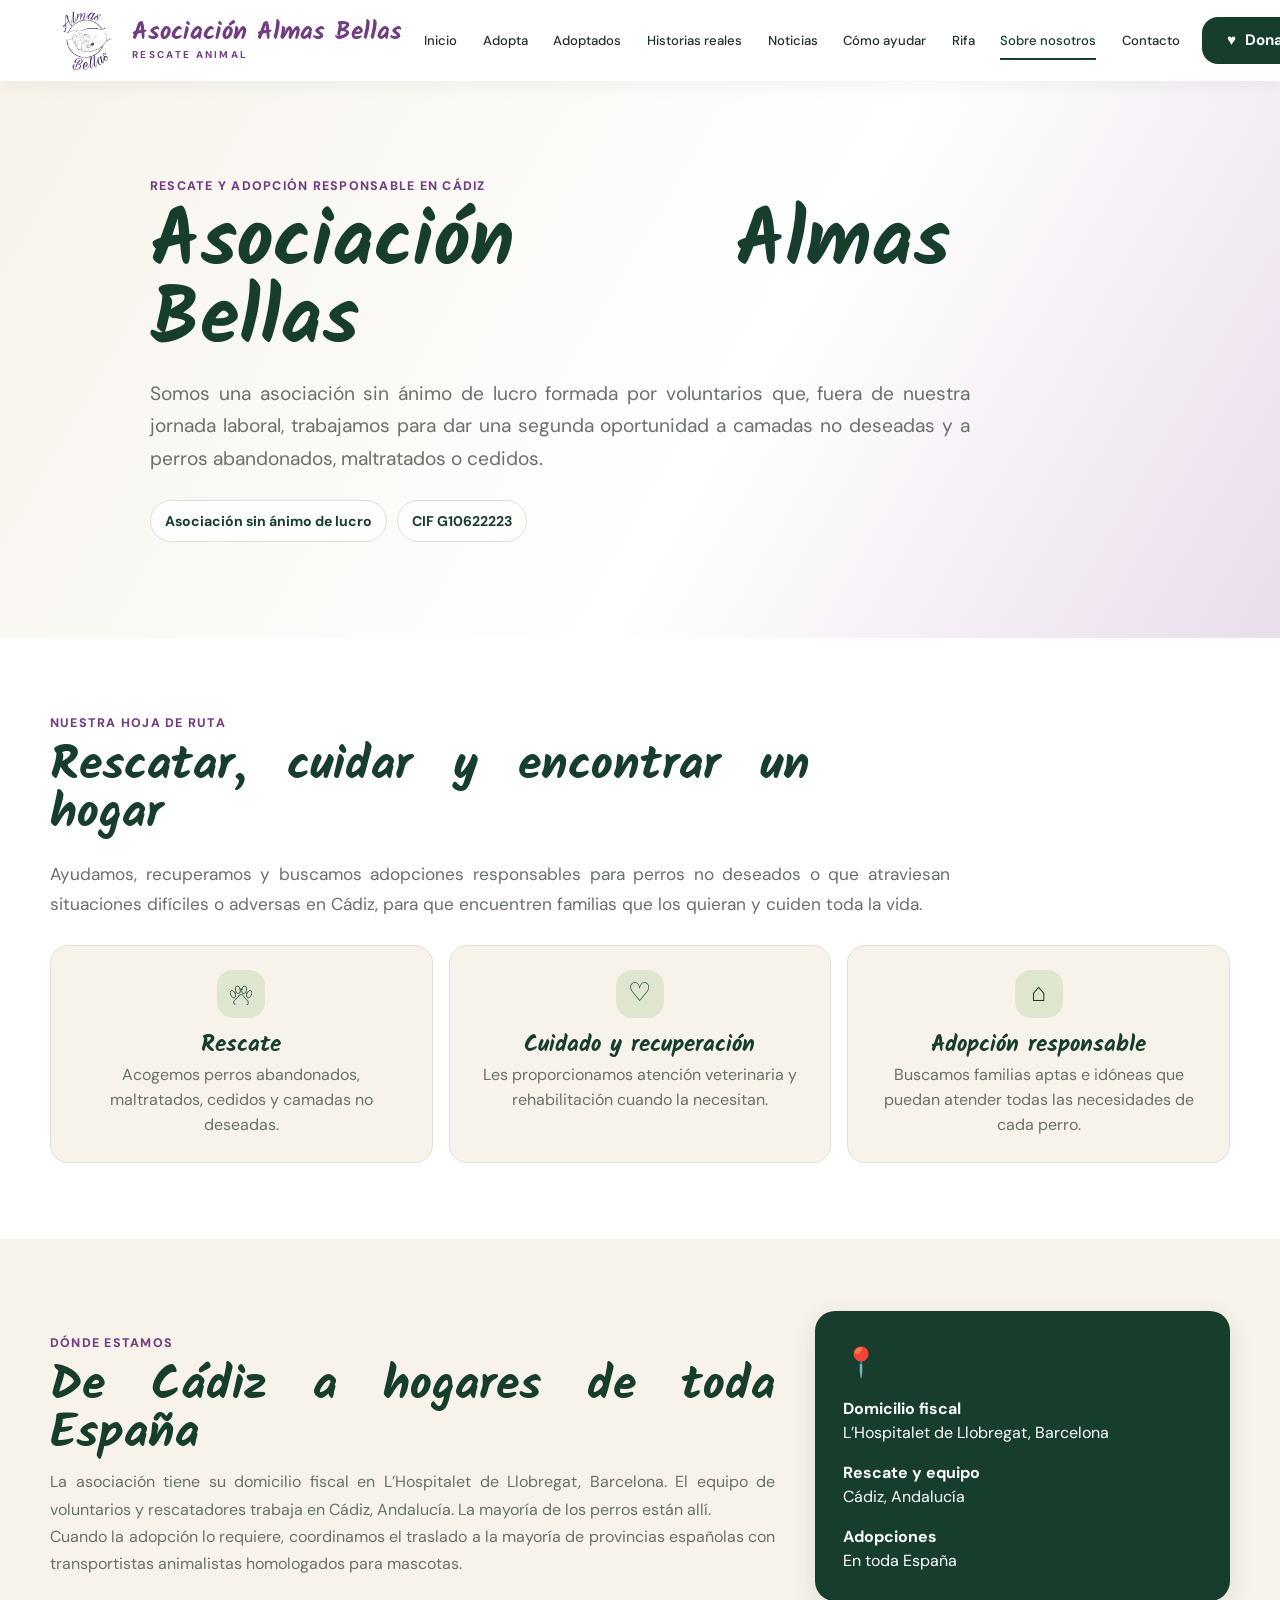
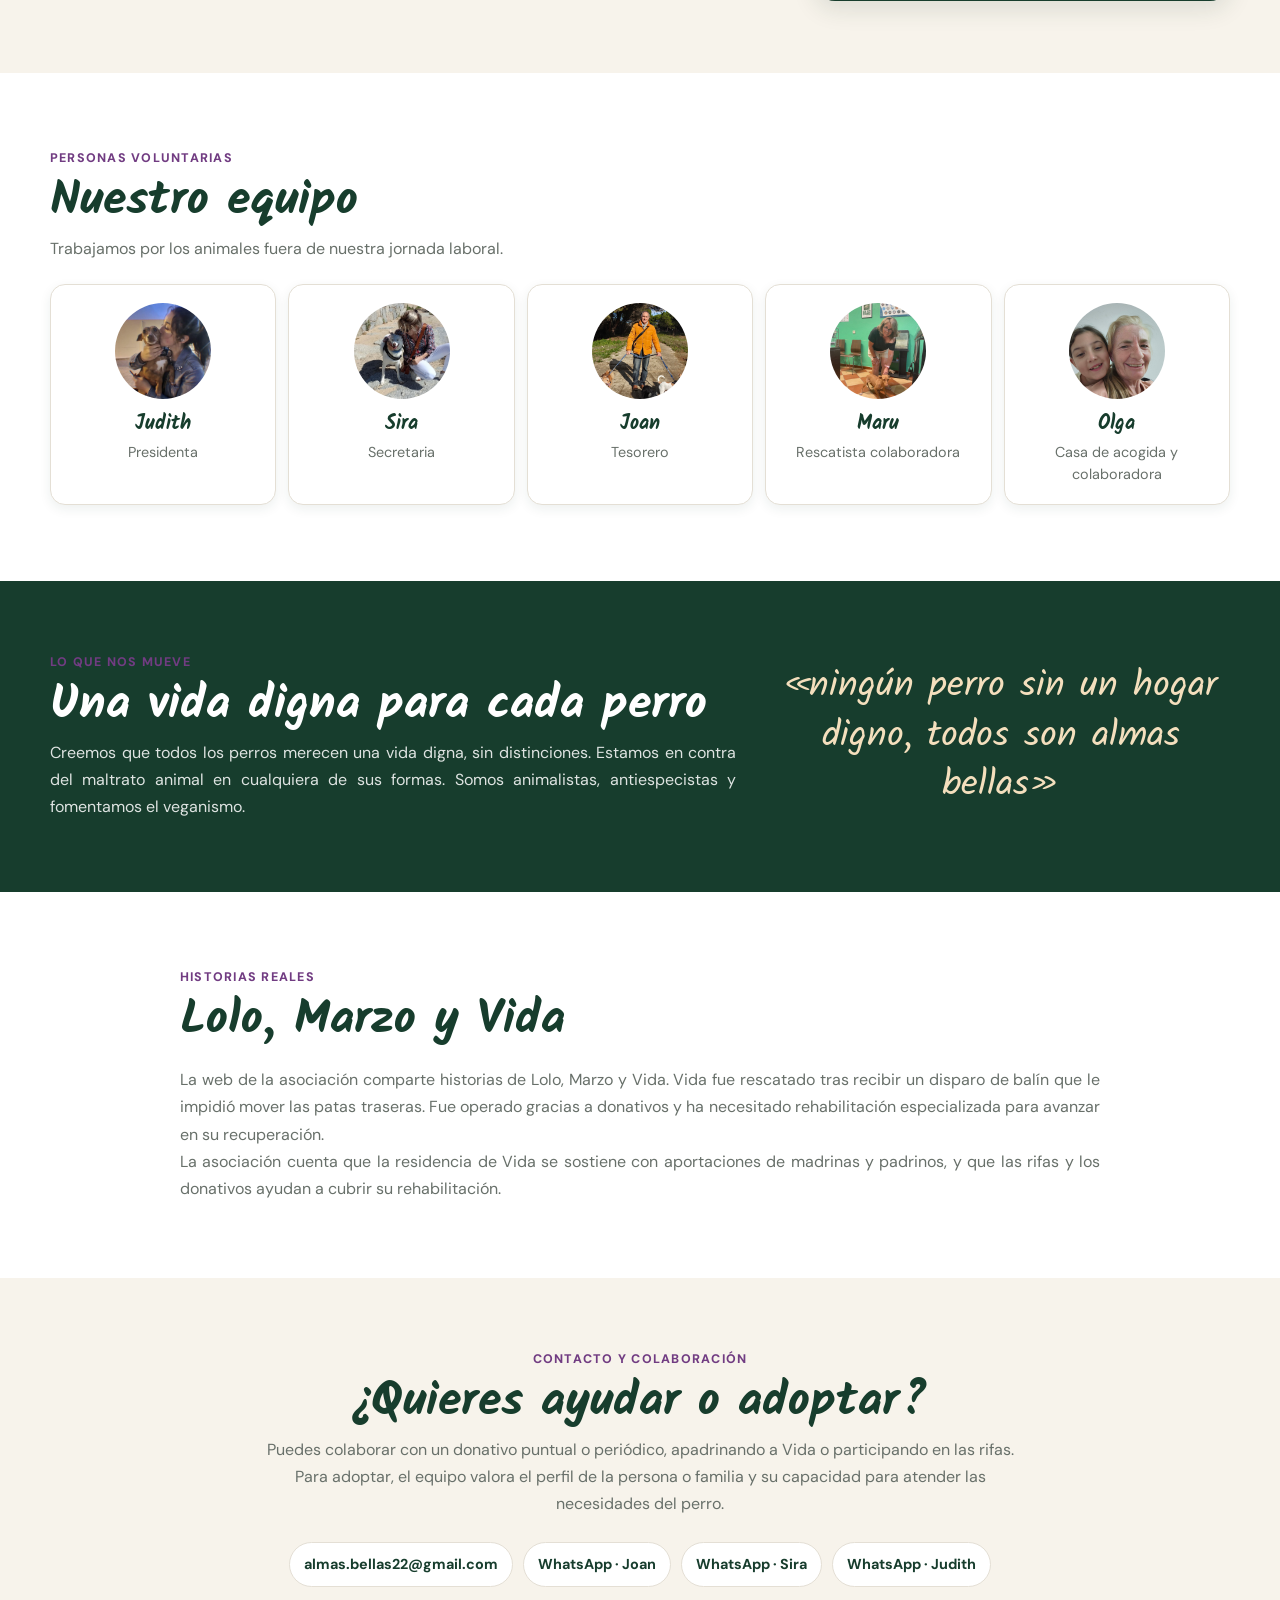
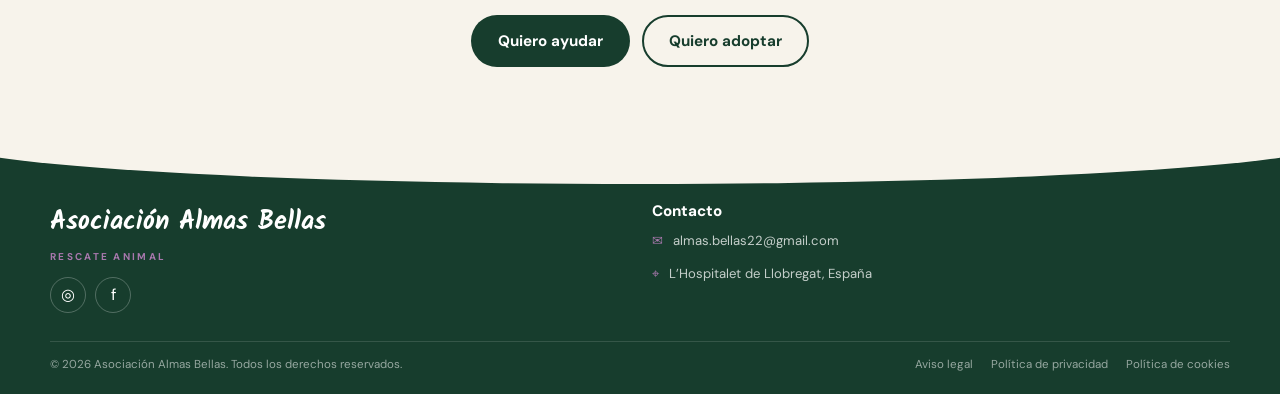
<file: nosotros.html>
<!doctype html>
<html lang="es">
<head>
  <meta charset="utf-8">
  <meta name="viewport" content="width=device-width, initial-scale=1">
  <meta name="theme-color" content="#173d2d">
  <link rel="icon" type="image/svg+xml" href="media/web/dog-footprint.svg">
  <meta name="description" content="Conoce la Asociación Almas Bellas: un equipo voluntario que rescata, recupera y busca adopciones responsables para perros.">
  <title>Sobre nosotros | Asociación Almas Bellas</title>
  <link rel="preconnect" href="https://fonts.googleapis.com">
  <link rel="preconnect" href="https://fonts.gstatic.com" crossorigin>
  <link href="https://fonts.googleapis.com/css2?family=DM+Sans:wght@400;500;600;700;800&family=Kalam:wght@400;700&display=swap" rel="stylesheet">
  <link rel="stylesheet" href="style.css">
  <script type="module" src="app.js"></script>
</head>
<body class="about-page">
  <header class="site-header" id="inicio">
    <nav class="navbar" aria-label="Navegación principal">
      <a class="logo" href="index.html#inicio" aria-label="Asociación Almas Bellas, inicio"><img class="logo-mark" src="media/web/logo.png" alt=""><span class="logo-text"><span class="logo-name">Asociación Almas Bellas</span><span class="logo-subtitle">RESCATE ANIMAL</span></span></a>
      <div class="nav-menu" id="main-nav-menu"><a class="nav-link" href="index.html#inicio">Inicio</a><a class="nav-link" href="adopta.html">Adopta</a><a class="nav-link" href="adoptados.html">Adoptados</a><a class="nav-link" href="historias.html">Historias reales</a><a class="nav-link" href="noticias.html">Noticias</a><a class="nav-link" href="index.html#ayudar">Cómo ayudar</a><a class="nav-link" href="rifa.html">Rifa</a><a class="nav-link active" href="nosotros.html" aria-current="page">Sobre nosotros</a><a class="nav-link" href="#contacto">Contacto</a></div>
      <div class="nav-actions"><a class="btn btn-primary donate-nav" href="index.html#ayudar">♥ <span>Donar</span></a></div>
      <button class="mobile-nav-toggle" type="button" aria-label="Abrir menú" aria-controls="main-nav-menu" aria-expanded="false">☰</button>
    </nav>
  </header>
  <main class="about-main">
    <section class="about-hero">
      <div class="container about-hero-inner">
        <p class="eyebrow">Rescate y adopción responsable en Cádiz</p>
        <h1>Asociación Almas Bellas</h1>
        <p>Somos una asociación sin ánimo de lucro formada por voluntarios que, fuera de nuestra jornada laboral, trabajamos para dar una segunda oportunidad a camadas no deseadas y a perros abandonados, maltratados o cedidos.</p>
        <div class="about-badges"><span>Asociación sin ánimo de lucro</span><span>CIF G10622223</span></div>
      </div>
    </section>

    <section class="about-section container" aria-labelledby="about-mission-title">
      <div class="about-section-heading"><p class="eyebrow">Nuestra hoja de ruta</p><h2 id="about-mission-title">Rescatar, cuidar y encontrar un hogar</h2></div>
      <p class="about-lead">Ayudamos, recuperamos y buscamos adopciones responsables para perros no deseados o que atraviesan situaciones difíciles o adversas en Cádiz, para que encuentren familias que los quieran y cuiden toda la vida.</p>
      <div class="about-pillars">
        <article class="about-pillar"><span aria-hidden="true"><img src="media/web/dog-footprint-outline.svg" alt=""></span><h3>Rescate</h3><p>Acogemos perros abandonados, maltratados, cedidos y camadas no deseadas.</p></article>
        <article class="about-pillar"><span aria-hidden="true">♡</span><h3>Cuidado y recuperación</h3><p>Les proporcionamos atención veterinaria y rehabilitación cuando la necesitan.</p></article>
        <article class="about-pillar"><span aria-hidden="true">⌂</span><h3>Adopción responsable</h3><p>Buscamos familias aptas e idóneas que puedan atender todas las necesidades de cada perro.</p></article>
      </div>
    </section>

    <section class="about-location">
      <div class="container about-location-grid">
        <div><p class="eyebrow">Dónde estamos</p><h2>De Cádiz a hogares de toda España</h2><p>La asociación tiene su domicilio fiscal en L’Hospitalet de Llobregat, Barcelona. El equipo de voluntarios y rescatadores trabaja en Cádiz, Andalucía. La mayoría de los perros están allí.</p><p>Cuando la adopción lo requiere, coordinamos el traslado a la mayoría de provincias españolas con transportistas animalistas homologados para mascotas.</p></div>
        <div class="about-location-card"><span aria-hidden="true">📍</span><p><strong>Domicilio fiscal</strong><br>L’Hospitalet de Llobregat, Barcelona</p><p><strong>Rescate y equipo</strong><br>Cádiz, Andalucía</p><p><strong>Adopciones</strong><br>En toda España</p></div>
      </div>
    </section>

    <section class="about-section container" aria-labelledby="about-team-title">
      <div class="about-section-heading"><p class="eyebrow">Personas voluntarias</p><h2 id="about-team-title">Nuestro equipo</h2><p>Trabajamos por los animales fuera de nuestra jornada laboral.</p></div>
      <div class="about-team-grid">
        <article><img class="about-team-photo" src="media/web/judith.jpg" alt="Judith con un perro" loading="lazy"><h3>Judith</h3><p>Presidenta</p></article>
        <article><img class="about-team-photo" src="media/web/lara.jpg" alt="Sira con un perro" loading="lazy"><h3>Sira</h3><p>Secretaria</p></article>
        <article><img class="about-team-photo" src="media/web/raider lolo.jpg" alt="Joan con Lolo y Raider" loading="lazy"><h3>Joan</h3><p>Tesorero</p></article>
        <article><img class="about-team-photo" src="media/web/maru.jpeg" alt="Maru con un perro" loading="lazy"><h3>Maru</h3><p>Rescatista colaboradora</p></article>
        <article><img class="about-team-photo" src="media/web/olga.jpeg" alt="Olga" loading="lazy"><h3>Olga</h3><p>Casa de acogida y colaboradora</p></article>
      </div>
    </section>

    <section class="about-values">
      <div class="container about-values-inner"><div><p class="eyebrow">Lo que nos mueve</p><h2>Una vida digna para cada perro</h2><p>Creemos que todos los perros merecen una vida digna, sin distinciones. Estamos en contra del maltrato animal en cualquiera de sus formas. Somos animalistas, antiespecistas y fomentamos el veganismo.</p></div><blockquote>«ningún perro sin un hogar digno, todos son almas bellas»</blockquote></div>
    </section>

    <section class="about-section container about-vida" aria-labelledby="about-vida-title">
      <div class="about-section-heading"><p class="eyebrow">Historias reales</p><h2 id="about-vida-title">Lolo, Marzo y Vida</h2></div>
      <p>La web de la asociación comparte historias de Lolo, Marzo y Vida. Vida fue rescatado tras recibir un disparo de balín que le impidió mover las patas traseras. Fue operado gracias a donativos y ha necesitado rehabilitación especializada para avanzar en su recuperación.</p>
      <p>La asociación cuenta que la residencia de Vida se sostiene con aportaciones de madrinas y padrinos, y que las rifas y los donativos ayudan a cubrir su rehabilitación.</p>
    </section>

    <section class="about-contact">
      <div class="container">
        <p class="eyebrow">Contacto y colaboración</p><h2>¿Quieres ayudar o adoptar?</h2>
        <p>Puedes colaborar con un donativo puntual o periódico, apadrinando a Vida o participando en las rifas. Para adoptar, el equipo valora el perfil de la persona o familia y su capacidad para atender las necesidades del perro.</p>
        <div class="about-contact-links"><a href="mailto:almas.bellas22@gmail.com">almas.bellas22@gmail.com</a><a href="https://wa.me/34692160589" target="_blank" rel="noopener noreferrer">WhatsApp · Joan</a><a href="https://wa.me/34649776448" target="_blank" rel="noopener noreferrer">WhatsApp · Sira</a><a href="https://wa.me/34608678808" target="_blank" rel="noopener noreferrer">WhatsApp · Judith</a></div>
        <div class="about-action-buttons"><a class="btn btn-primary" href="https://wa.me/34692160589?text=Hola%2C%20quiero%20colaborar%20con%20Almas%20Bellas" target="_blank" rel="noopener noreferrer">Quiero ayudar</a><a class="btn btn-secondary" href="https://wa.me/34692160589?text=Hola%2C%20estoy%20interesado%2Fa%20en%20adoptar%20un%20perro%20de%20Almas%20Bellas" target="_blank" rel="noopener noreferrer">Quiero adoptar</a></div>
      </div>
    </section>
  </main>
  <footer class="footer" id="contacto"><div class="container"><div class="footer-grid"><div class="footer-column"><a class="footer-logo" href="index.html#inicio"><span class="logo-name">Asociación Almas Bellas</span><span class="logo-subtitle">RESCATE ANIMAL</span></a><div class="footer-social"><a href="https://www.instagram.com/asociacionalmasbellas?srtk=cTJ6ZGJwajQ5MGJs" aria-label="Instagram" target="_blank" rel="noopener noreferrer">◎</a><a href="https://www.facebook.com/asociacionalmasbellas" aria-label="Facebook" target="_blank" rel="noopener noreferrer">f</a></div></div><div class="footer-column"><h3>Contacto</h3><div class="footer-contact"><a class="contact-item" href="mailto:almas.bellas22@gmail.com"><span class="contact-icon">✉</span>almas.bellas22@gmail.com</a><span class="contact-item"><span class="contact-icon">⌖</span>L’Hospitalet de Llobregat, España</span></div></div></div><div class="footer-bottom"><p>© 2026 Asociación Almas Bellas. Todos los derechos reservados.</p><div class="footer-legal"><a href="#contacto">Aviso legal</a><a href="#contacto">Política de privacidad</a><a href="#contacto">Política de cookies</a></div></div></div></footer>
</body>
</html>
</file>
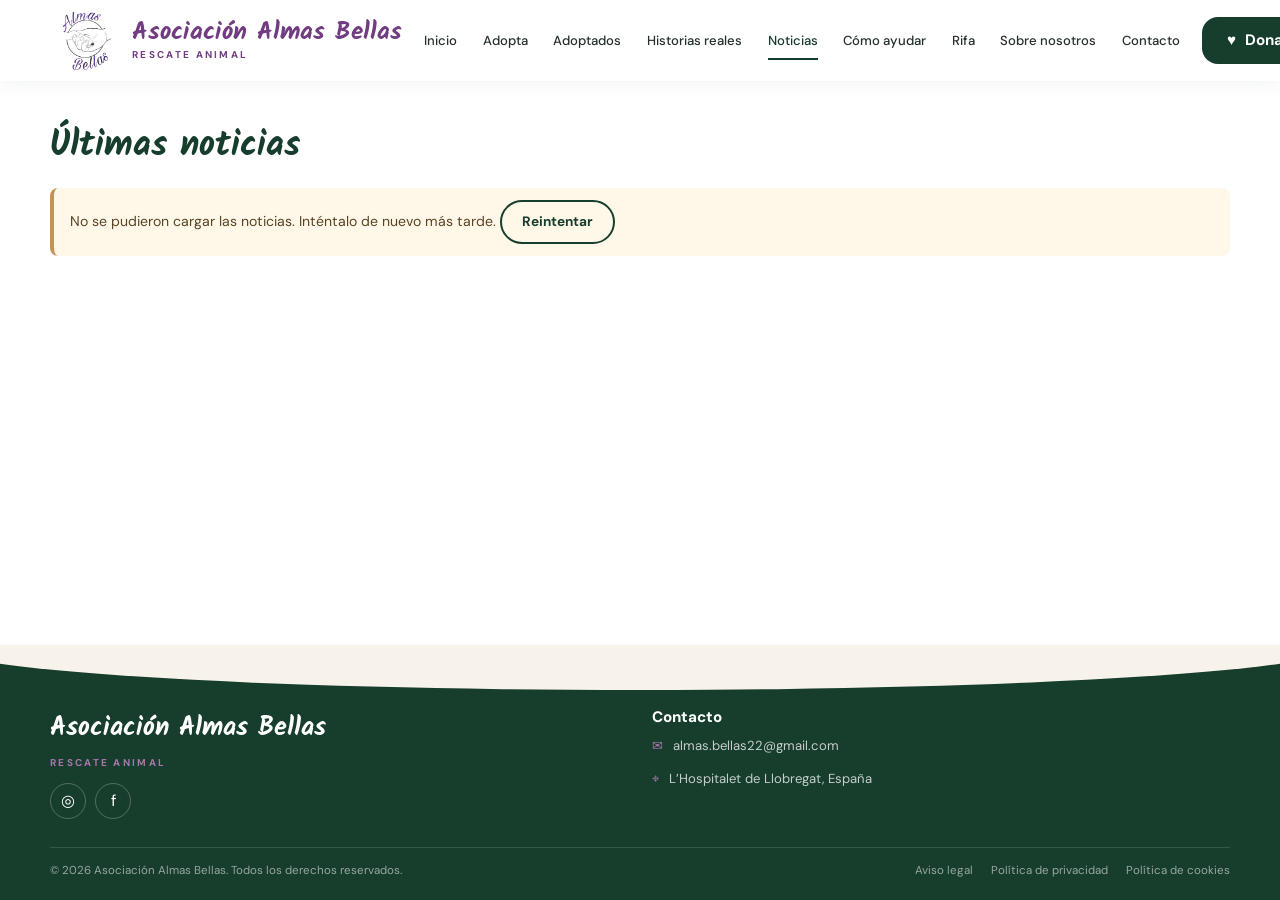
<file: noticias.html>
<!doctype html>
<html lang="es">
<head>
  <meta charset="utf-8">
  <meta name="viewport" content="width=device-width, initial-scale=1">
  <meta name="theme-color" content="#173d2d">
  <link rel="icon" type="image/svg+xml" href="media/web/dog-footprint.svg">
  <meta name="description" content="Noticias y novedades de Asociación Almas Bellas: rescates, actividades y campañas solidarias.">
  <title>Noticias | Asociación Almas Bellas</title>
  <link rel="preconnect" href="https://fonts.googleapis.com">
  <link rel="preconnect" href="https://fonts.gstatic.com" crossorigin>
  <link href="https://fonts.googleapis.com/css2?family=DM+Sans:wght@400;500;600;700;800&family=Kalam:wght@400;700&display=swap" rel="stylesheet">
  <link rel="stylesheet" href="style.css">
  <script type="module" src="app.js"></script>
  <script type="module" src="noticias.js?v=2"></script>
</head>
<body class="stories-page news-page">
  <header class="site-header" id="inicio">
    <nav class="navbar" aria-label="Navegación principal">
      <a class="logo" href="index.html#inicio" aria-label="Asociación Almas Bellas, inicio"><img class="logo-mark" src="media/web/logo.png" alt=""><span class="logo-text"><span class="logo-name">Asociación Almas Bellas</span><span class="logo-subtitle">RESCATE ANIMAL</span></span></a>
      <div class="nav-menu" id="main-nav-menu"><a class="nav-link" href="index.html#inicio">Inicio</a><a class="nav-link" href="adopta.html">Adopta</a><a class="nav-link" href="adoptados.html">Adoptados</a><a class="nav-link" href="historias.html">Historias reales</a><a class="nav-link active" href="noticias.html" aria-current="page">Noticias</a><a class="nav-link" href="index.html#ayudar">Cómo ayudar</a><a class="nav-link" href="rifa.html">Rifa</a><a class="nav-link" href="nosotros.html">Sobre nosotros</a><a class="nav-link" href="index.html#contacto">Contacto</a></div>
      <div class="nav-actions"><a class="btn btn-primary donate-nav" href="index.html#ayudar">♥ <span>Donar</span></a></div>
      <button class="mobile-nav-toggle" type="button" aria-label="Abrir menú" aria-controls="main-nav-menu" aria-expanded="false">☰</button>
    </nav>
  </header>
  <main class="stories-main">
    <section class="news-section container" aria-labelledby="latest-news-title">
      <h2 id="latest-news-title">Últimas noticias</h2>
      <p id="news-status" class="data-notice" role="status" aria-live="polite">Cargando noticias…</p>
      <div id="news-list" class="news-list"></div>
      <div class="news-empty" id="news-empty" hidden>
        <img src="media/web/dog-footprint.svg" alt="" width="48" height="48">
        <p class="eyebrow">Próximamente</p>
        <h3>Estamos preparando nuevas historias que compartir</h3>
        <p>Aún no hay noticias publicadas. Mientras tanto, puedes seguir el día a día de la asociación en nuestras redes sociales.</p>
        <div class="news-actions">
          <a class="btn btn-primary" href="https://www.instagram.com/asociacionalmasbellas/" target="_blank" rel="noopener noreferrer">Síguenos en Instagram</a>
          <a class="btn btn-secondary" href="https://www.facebook.com/asociacionalmasbellas" target="_blank" rel="noopener noreferrer">Visita nuestro Facebook</a>
        </div>
      </div>
      <noscript><p>Activa JavaScript para ver las noticias o <a href="assets/database/Noticias.xlsx">descarga el archivo de noticias</a>.</p></noscript>
    </section>
  </main>
  <footer class="footer" id="contacto"><div class="container"><div class="footer-grid"><div class="footer-column"><a class="footer-logo" href="index.html#inicio"><span class="logo-name">Asociación Almas Bellas</span><span class="logo-subtitle">RESCATE ANIMAL</span></a><div class="footer-social"><a href="https://www.instagram.com/asociacionalmasbellas?srtk=cTJ6ZGJwajQ5MGJs" aria-label="Instagram" target="_blank" rel="noopener noreferrer">◎</a><a href="https://www.facebook.com/asociacionalmasbellas" aria-label="Facebook" target="_blank" rel="noopener noreferrer">f</a></div></div><div class="footer-column"><h3>Contacto</h3><div class="footer-contact"><a class="contact-item" href="mailto:almas.bellas22@gmail.com"><span class="contact-icon">✉</span>almas.bellas22@gmail.com</a><span class="contact-item"><span class="contact-icon">⌖</span>L’Hospitalet de Llobregat, España</span></div></div></div><div class="footer-bottom"><p>© 2026 Asociación Almas Bellas. Todos los derechos reservados.</p><div class="footer-legal"><a href="#contacto">Aviso legal</a><a href="#contacto">Política de privacidad</a><a href="#contacto">Política de cookies</a></div></div></div></footer>
</body>
</html>
</file>
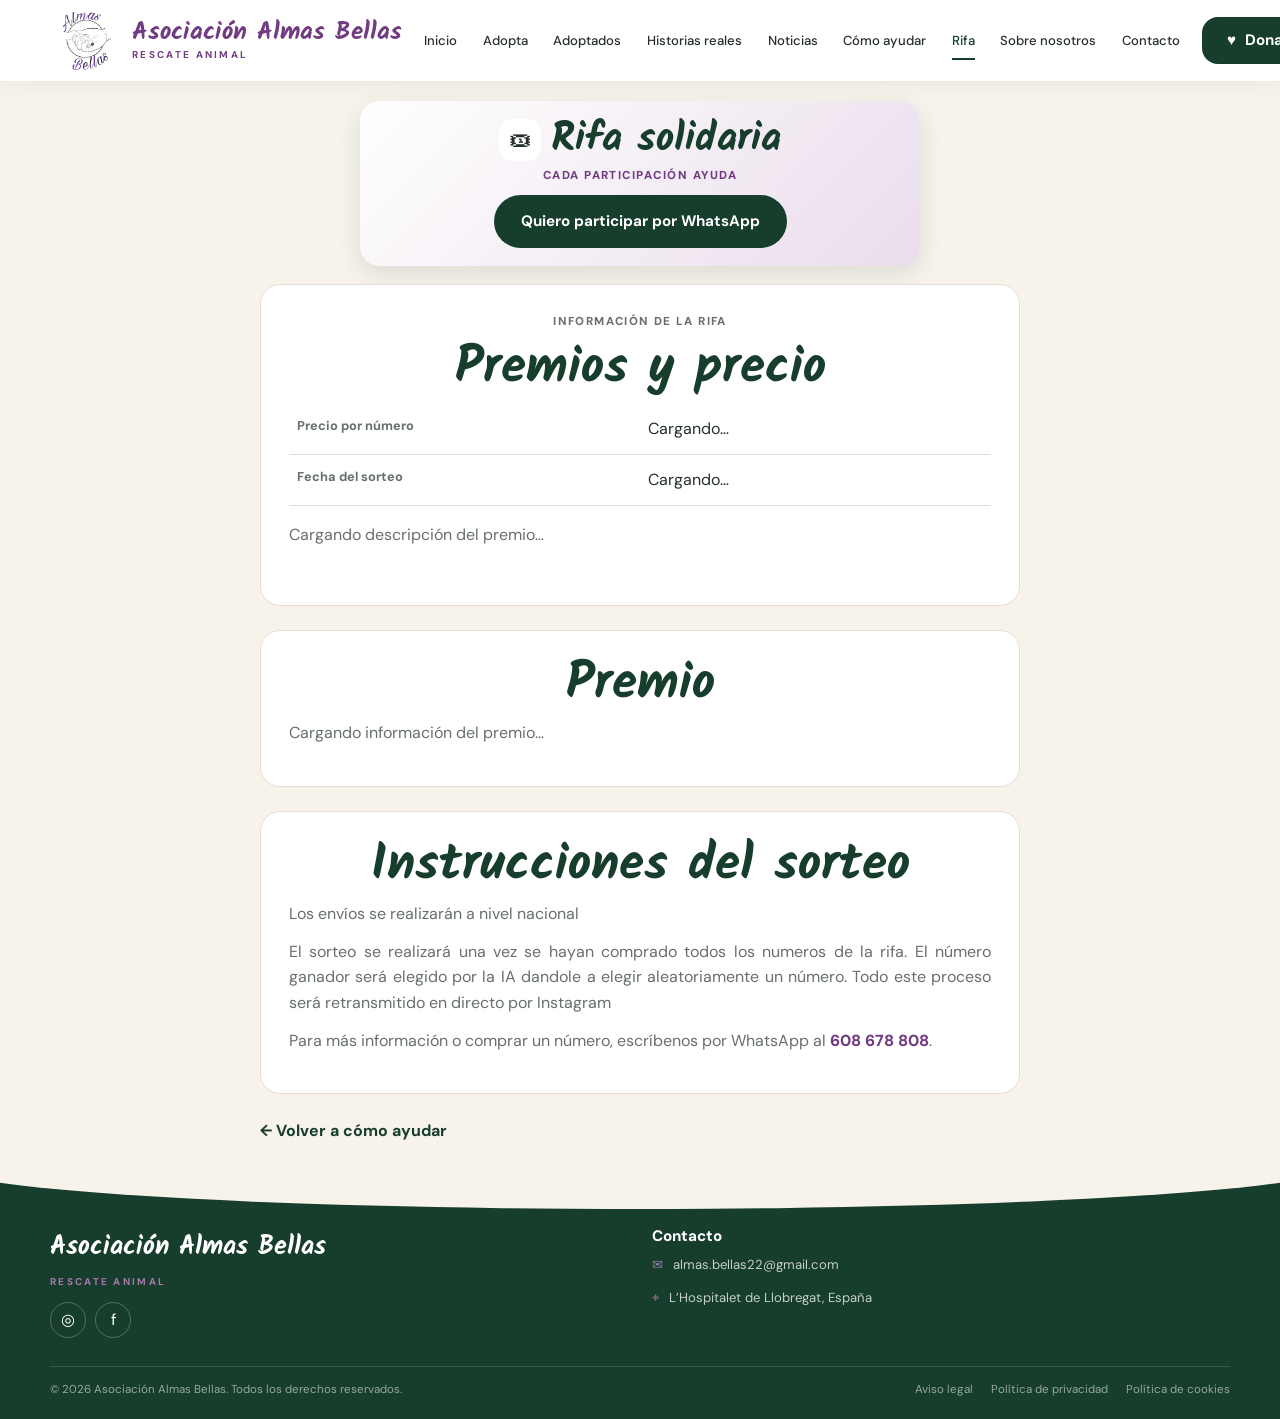
<file: rifa.html>
<!doctype html>
<html lang="es">
<head>
  <meta charset="utf-8">
  <meta name="viewport" content="width=device-width, initial-scale=1">
  <meta name="theme-color" content="#173d2d">
  <link rel="icon" type="image/svg+xml" href="media/web/dog-footprint.svg">
  <meta name="description" content="Participa en la rifa solidaria de Asociación Almas Bellas y ayuda a financiar tratamientos médicos para animales rescatados.">
  <title>Rifa solidaria | Asociación Almas Bellas</title>
  <link rel="preconnect" href="https://fonts.googleapis.com">
  <link rel="preconnect" href="https://fonts.gstatic.com" crossorigin>
  <link href="https://fonts.googleapis.com/css2?family=DM+Sans:wght@400;500;600;700;800&family=Kalam:wght@400;700&display=swap" rel="stylesheet">
  <link rel="stylesheet" href="style.css">
</head>
<body class="raffle-page">
  <header class="site-header">
    <nav class="navbar" aria-label="Navegación principal">
      <a class="logo" href="index.html#inicio" aria-label="Asociación Almas Bellas, inicio"><img class="logo-mark" src="media/web/logo.png" alt=""><span class="logo-text"><span class="logo-name">Asociación Almas Bellas</span><span class="logo-subtitle">RESCATE ANIMAL</span></span></a>
      <div class="nav-menu" id="main-nav-menu"><a class="nav-link" href="index.html#inicio">Inicio</a><a class="nav-link" href="adopta.html">Adopta</a><a class="nav-link" href="adoptados.html">Adoptados</a><a class="nav-link" href="historias.html">Historias reales</a><a class="nav-link" href="noticias.html">Noticias</a><a class="nav-link" href="index.html#ayudar">Cómo ayudar</a><a class="nav-link active" href="rifa.html" aria-current="page">Rifa</a><a class="nav-link" href="nosotros.html">Sobre nosotros</a><a class="nav-link" href="nosotros.html#contacto">Contacto</a></div>
      <div class="nav-actions"><a class="btn btn-primary donate-nav" href="index.html#ayudar">♥ <span>Donar</span></a></div>
      <button class="mobile-nav-toggle" type="button" aria-label="Abrir menú" aria-controls="main-nav-menu" aria-expanded="false">☰</button>
    </nav>
  </header>
  <main class="raffle-main container">
    <section class="raffle-hero" aria-labelledby="raffle-title">
      <div class="raffle-heading"><span class="raffle-icon" aria-hidden="true">🎟</span><h1 id="raffle-title">Rifa solidaria</h1></div>
      <p class="eyebrow">Cada participación ayuda</p>
      <a class="btn btn-primary" href="https://wa.me/34649776448?text=Hola%2C%20quiero%20participar%20en%20la%20rifa%20solidaria" target="_blank" rel="noopener noreferrer">Quiero participar por WhatsApp</a>
    </section>

    <section class="raffle-info  raffle-prize-showcase" aria-labelledby="raffle-table-title">
    <!--
      <section class="raffle-layout" aria-labelledby="raffle-table-title">
    -->
      <div>
        <p class="raffle-kicker">INFORMACIÓN DE LA RIFA</p>
        <h2 id="raffle-table-title">Premios y precio</h2>
        <table class="raffle-prize-table">
          <tbody>
            <tr><th scope="row">Precio por número</th><td id="raffle-price">Cargando…</td></tr>
            <tr><th scope="row">Fecha del sorteo</th><td id="raffle-date">Cargando…</td></tr>
          </tbody>
        </table>
        <p id="raffle-prize-description" class="raffle-prize-description">Cargando descripción del premio…</p>
        <div class="raffle-gallery-carousel"><button class="raffle-gallery-control raffle-gallery-prev" type="button" aria-label="Imagen anterior" hidden>‹</button><div id="raffle-gallery" class="raffle-gallery" aria-label="Imágenes de los premios"></div><button class="raffle-gallery-control raffle-gallery-next" type="button" aria-label="Imagen siguiente" hidden>›</button></div>
        <p id="raffle-gallery-status" class="raffle-pending-note"></p>
      </div>
      <!--
      <div class="raffle-numbers-panel">
        <h2>Números de la rifa</h2>
        <p id="raffle-number-status" class="raffle-number-status" role="status" aria-live="polite">Cargando números desde Rifa.xlsx…</p>
        <p class="raffle-number-legend"><span aria-hidden="true"><img class="paw-inline" src="media/web/dog-footprint.svg" alt=""></span> Número comprado</p>
        <div class="raffle-number-grid" id="raffle-numbers" aria-label="Números de la rifa"></div>
      </div>
      -->
    </section>
    <section class="raffle-info raffle-prize-showcase" aria-labelledby="raffle-prize-title">
      <h2 id="raffle-prize-title">Premio</h2>
      <p id="raffle-prize-text">Cargando información del premio…</p>
      <div id="raffle-prize-gallery" class="raffle-prize-gallery" aria-label="Imágenes del premio"></div>
      <p id="raffle-prize-gallery-status" class="raffle-pending-note"></p>
      <section class="raffle-collaborators" aria-labelledby="raffle-collaborators-title" hidden>
        <h3 id="raffle-collaborators-title">Colaboradores de la rifa solidaria</h3>
        <p>Parte de los premios de la rifa han sido donados por:</p>
        <div id="raffle-collaborator-links" class="raffle-collaborator-links" aria-live="polite"></div>
      </section>
    </section>
    <section class="raffle-info" aria-labelledby="raffle-info-title">
      <h2 id="raffle-info-title">Instrucciones del sorteo</h2>
      <p>Los envíos se realizarán a nivel nacional</p>
      <p>El sorteo se realizará una vez se hayan comprado todos los numeros de la rifa. El número ganador será elegido por la IA dandole a elegir aleatoriamente un número. Todo este proceso será retransmitido en directo por Instagram</p>
      <p>Para más información o comprar un número, escríbenos por WhatsApp al <a class="raffle-email" href="https://wa.me/34608678808" target="_blank" rel="noopener noreferrer">608 678 808</a>.</p>
    </section>
    <p class="raffle-back"><a href="index.html#ayudar">← Volver a cómo ayudar</a></p>
  </main>
  <footer class="footer" id="contacto"><div class="container"><div class="footer-grid"><div class="footer-column"><a class="footer-logo" href="index.html#inicio"><span class="logo-name">Asociación Almas Bellas</span><span class="logo-subtitle">RESCATE ANIMAL</span></a><div class="footer-social"><a href="https://www.instagram.com/asociacionalmasbellas?srtk=cTJ6ZGJwajQ5MGJs" aria-label="Instagram" target="_blank" rel="noopener noreferrer">◎</a><a href="https://www.facebook.com/asociacionalmasbellas" aria-label="Facebook" target="_blank" rel="noopener noreferrer">f</a></div></div><div class="footer-column"><h3>Contacto</h3><div class="footer-contact"><a class="contact-item" href="mailto:almas.bellas22@gmail.com"><span class="contact-icon">✉</span>almas.bellas22@gmail.com</a><span class="contact-item"><span class="contact-icon">⌖</span>L’Hospitalet de Llobregat, España</span></div></div></div><div class="footer-bottom"><p>© 2026 Asociación Almas Bellas. Todos los derechos reservados.</p><div class="footer-legal"><a href="#contacto">Aviso legal</a><a href="#contacto">Política de privacidad</a><a href="#contacto">Política de cookies</a></div></div></div></footer>
  <script type="module" src="app.js"></script>
  <script type="module" src="rifa.js?v=9"></script>
</body>
</html>
</file>
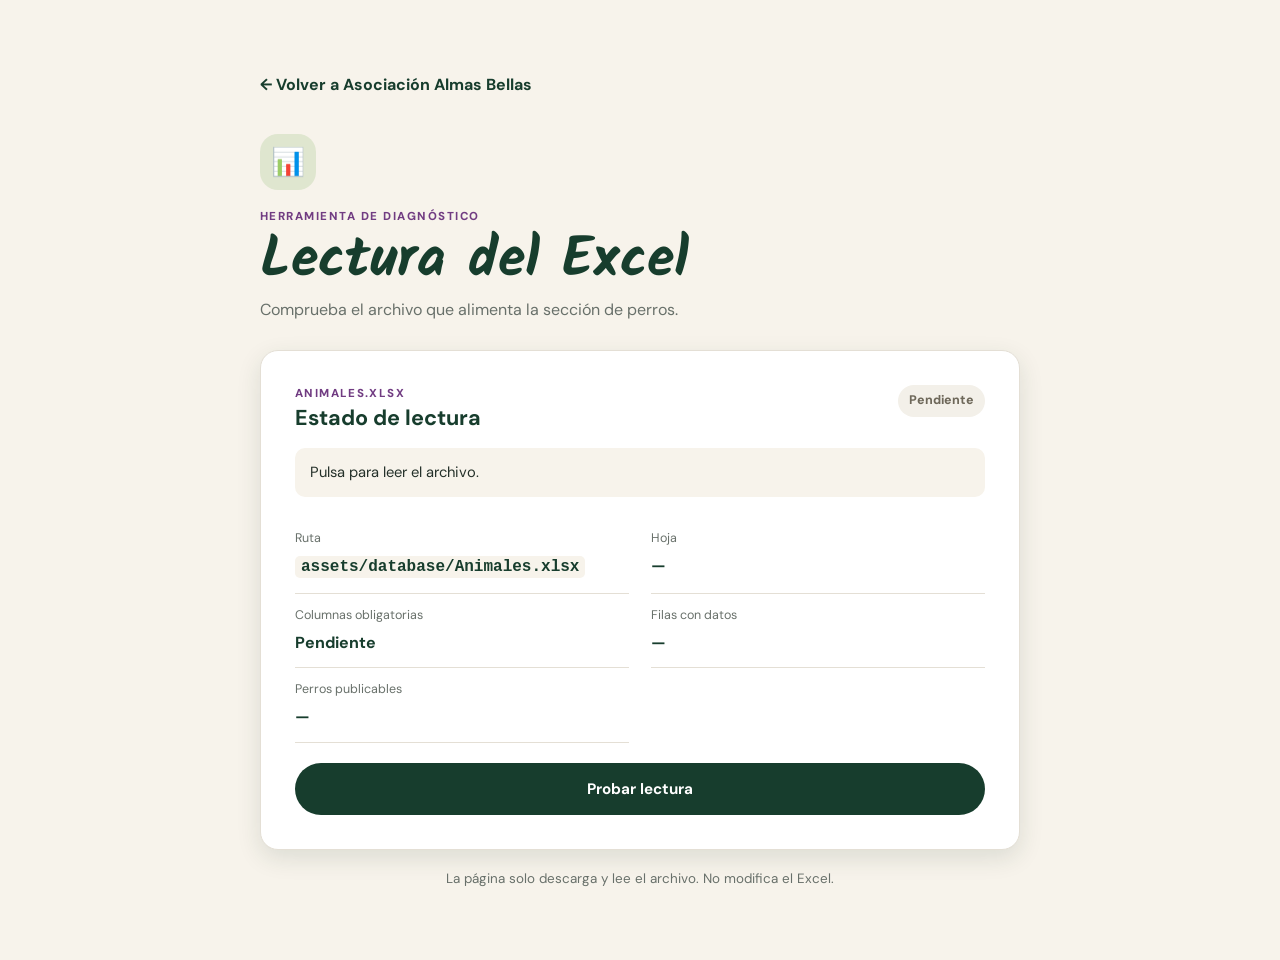
<file: test-excel.html>
<!doctype html>
<html lang="es">
<head>
  <meta charset="utf-8">
  <meta name="viewport" content="width=device-width, initial-scale=1">
  <meta name="robots" content="noindex, nofollow">
  <meta name="theme-color" content="#173d2d">
  <link rel="icon" type="image/svg+xml" href="media/web/dog-footprint.svg">
  <title>Prueba de lectura del Excel | Asociación Almas Bellas</title>
  <link rel="preconnect" href="https://fonts.googleapis.com">
  <link rel="preconnect" href="https://fonts.gstatic.com" crossorigin>
  <link href="https://fonts.googleapis.com/css2?family=DM+Sans:wght@400;500;600;700;800&family=Kalam:wght@400;700&display=swap" rel="stylesheet">
  <link rel="stylesheet" href="style.css">
  <script type="module" src="test-excel.js"></script>
</head>
<body class="excel-test-page">
  <main class="excel-test container">
    <a class="excel-test-back" href="index.html">← Volver a Asociación Almas Bellas</a>
    <header class="excel-test-header">
      <span class="excel-test-mark" aria-hidden="true">📊</span>
      <p class="eyebrow">Herramienta de diagnóstico</p>
      <h1>Lectura del Excel</h1>
      <p>Comprueba el archivo que alimenta la sección de perros.</p>
    </header>

    <section class="excel-test-card" aria-labelledby="result-heading">
      <div class="excel-test-card-heading">
        <div><p class="excel-test-kicker">ANIMALES.XLSX</p><h2 id="result-heading">Estado de lectura</h2></div>
        <span id="test-badge" class="excel-test-badge is-loading">Pendiente</span>
      </div>
      <p id="test-message" class="excel-test-message" role="status" aria-live="polite">Pulsa para leer el archivo.</p>
      <dl class="excel-test-details">
        <div><dt>Ruta</dt><dd><code>assets/database/Animales.xlsx</code></dd></div>
        <div><dt>Hoja</dt><dd id="sheet-name">—</dd></div>
        <div><dt>Columnas obligatorias</dt><dd id="column-status">Pendiente</dd></div>
        <div><dt>Filas con datos</dt><dd id="row-count">—</dd></div>
        <div><dt>Perros publicables</dt><dd id="published-count">—</dd></div>
      </dl>
      <div id="preview-wrap" class="excel-test-preview" hidden>
        <h3>Vista previa de filas</h3>
        <div class="excel-test-table-scroll"><table><thead><tr><th>Nombre</th><th>Edad</th><th>Estado web</th><th>Web</th></tr></thead><tbody id="preview-rows"></tbody></table></div>
      </div>
      <button id="run-test" class="btn btn-primary excel-test-button" type="button">Probar lectura</button>
    </section>
    <p class="excel-test-note">La página solo descarga y lee el archivo. No modifica el Excel.</p>
  </main>
</body>
</html>
</file>
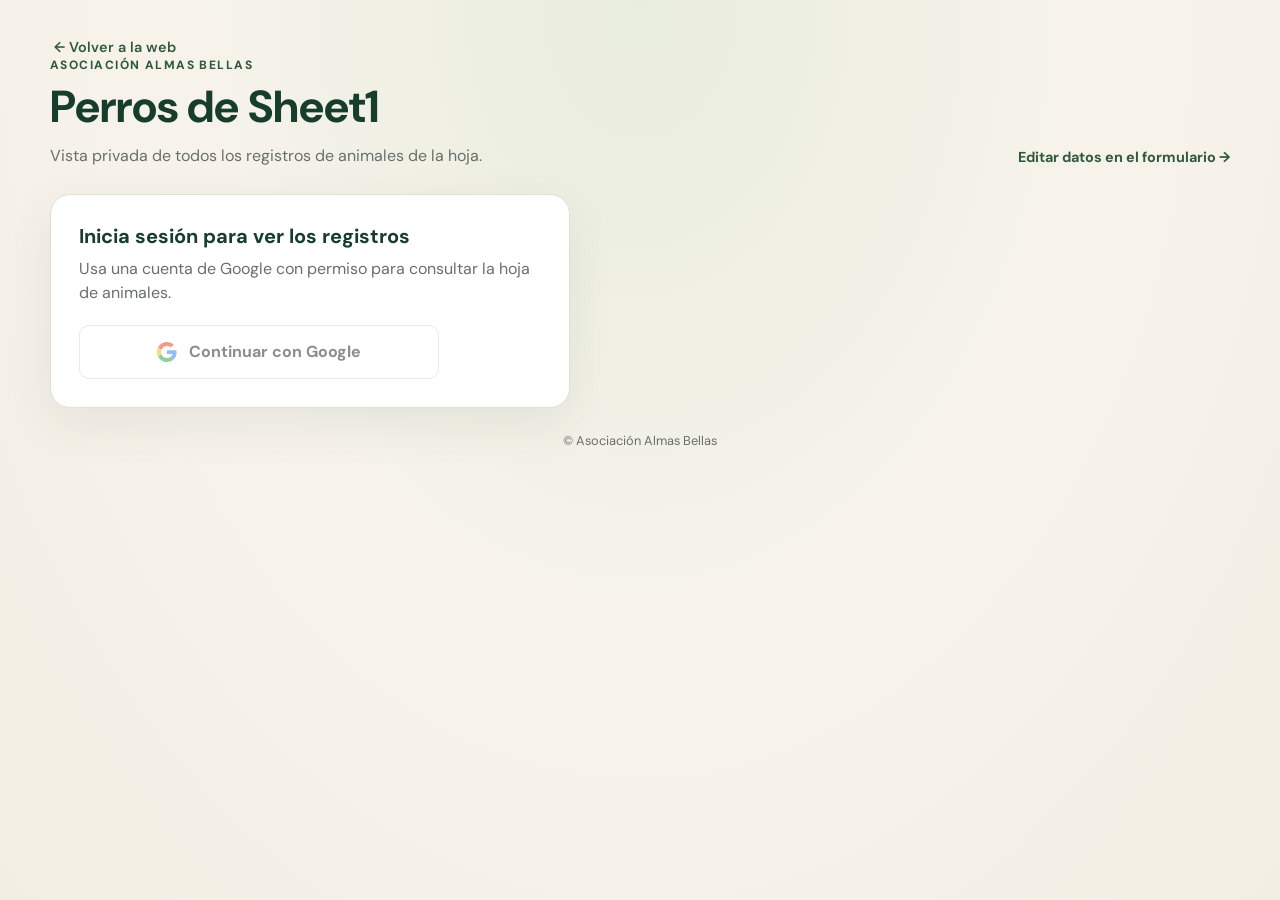
<file: admin/admin.html>
<!doctype html>
<html lang="es">
<head>
  <meta charset="utf-8">
  <meta name="viewport" content="width=device-width, initial-scale=1">
  <meta name="theme-color" content="#173d2d">
  <link rel="icon" type="image/svg+xml" href="../media/web/dog-footprint.svg">
  <meta name="robots" content="noindex, nofollow">
  <title>Perros | Administración Almas Bellas</title>
  <link rel="preconnect" href="https://fonts.googleapis.com">
  <link rel="preconnect" href="https://fonts.gstatic.com" crossorigin>
  <link href="https://fonts.googleapis.com/css2?family=DM+Sans:wght@400;500;600;700;800&family=Kalam:wght@400;700&display=swap" rel="stylesheet">
  <link rel="stylesheet" href="admin.css">
  <script type="module" src="admin-cards.js"></script>
</head>
<body>
  <main class="dashboard-shell">
    <a class="back-link" href="../index.html">← Volver a la web</a>
    <header class="dashboard-header">
      <div>
        <p class="eyebrow">Asociación Almas Bellas</p>
        <h1>Perros de Sheet1</h1>
        <p class="dashboard-intro">Vista privada de todos los registros de animales de la hoja.</p>
      </div>
      <a class="edit-sheet-link" href="login.html">Editar datos en el formulario →</a>
    </header>

    <section class="dashboard-login" id="login-panel" aria-labelledby="login-title">
      <h2 id="login-title">Inicia sesión para ver los registros</h2>
      <p>Usa una cuenta de Google con permiso para consultar la hoja de animales.</p>
      <div id="config-notice" class="notice notice-config" hidden>Revisa la configuración de Google en <code>admin/config.js</code>.</div>
      <button id="google-login" class="google-button" type="button" disabled>
        <svg aria-hidden="true" viewBox="0 0 48 48"><path fill="#EA4335" d="M24 9.5c3.54 0 6.71 1.22 9.21 3.6l6.85-6.85C35.9 2.38 30.47 0 24 0 14.62 0 6.51 5.38 2.56 13.22l7.98 6.19C12.43 13.72 17.74 9.5 24 9.5Z"/><path fill="#4285F4" d="M46.98 24.55c0-1.57-.15-3.09-.38-4.55H24v9.02h12.94c-.58 2.96-2.26 5.48-4.73 7.18l7.6 5.9c4.44-4.1 7.17-10.14 7.17-17.55Z"/><path fill="#FBBC05" d="M10.53 28.59A14.4 14.4 0 0 1 9.75 24c0-1.59.27-3.13.76-4.59l-7.98-6.19A23.9 23.9 0 0 0 0 24c0 3.87.93 7.53 2.56 10.78l7.97-6.19Z"/><path fill="#34A853" d="M24 48c6.48 0 11.93-2.13 15.9-5.9l-7.6-5.9c-2.11 1.42-4.81 2.25-8.3 2.25-6.26 0-11.57-4.22-13.47-9.91l-7.98 6.19C6.51 42.62 14.62 48 24 48Z"/></svg>
        <span>Continuar con Google</span>
      </button>
      <p class="notice" id="status" role="status" aria-live="polite" hidden></p>
    </section>

    <section class="dashboard-content" id="dashboard" hidden aria-labelledby="cards-title">
      <div class="dashboard-toolbar">
        <div class="account-details"><img id="user-photo" alt="" hidden><div><strong id="user-name"></strong><span id="user-email"></span></div></div>
        <div class="dashboard-actions"><button id="refresh-cards" class="logout-button" type="button">Actualizar</button><button id="logout" class="logout-button" type="button">Cerrar sesión</button></div>
      </div>
      <div class="cards-heading"><h2 id="cards-title">Todos los perros</h2><span id="dog-count" class="dog-count"></span></div>
      <p id="cards-status" class="sheet-status" role="status" aria-live="polite"></p>
      <div id="dog-cards" class="dog-cards"></div>
    </section>
    <footer>© <span id="year"></span> Asociación Almas Bellas</footer>
  </main>
</body>
</html>
</file>
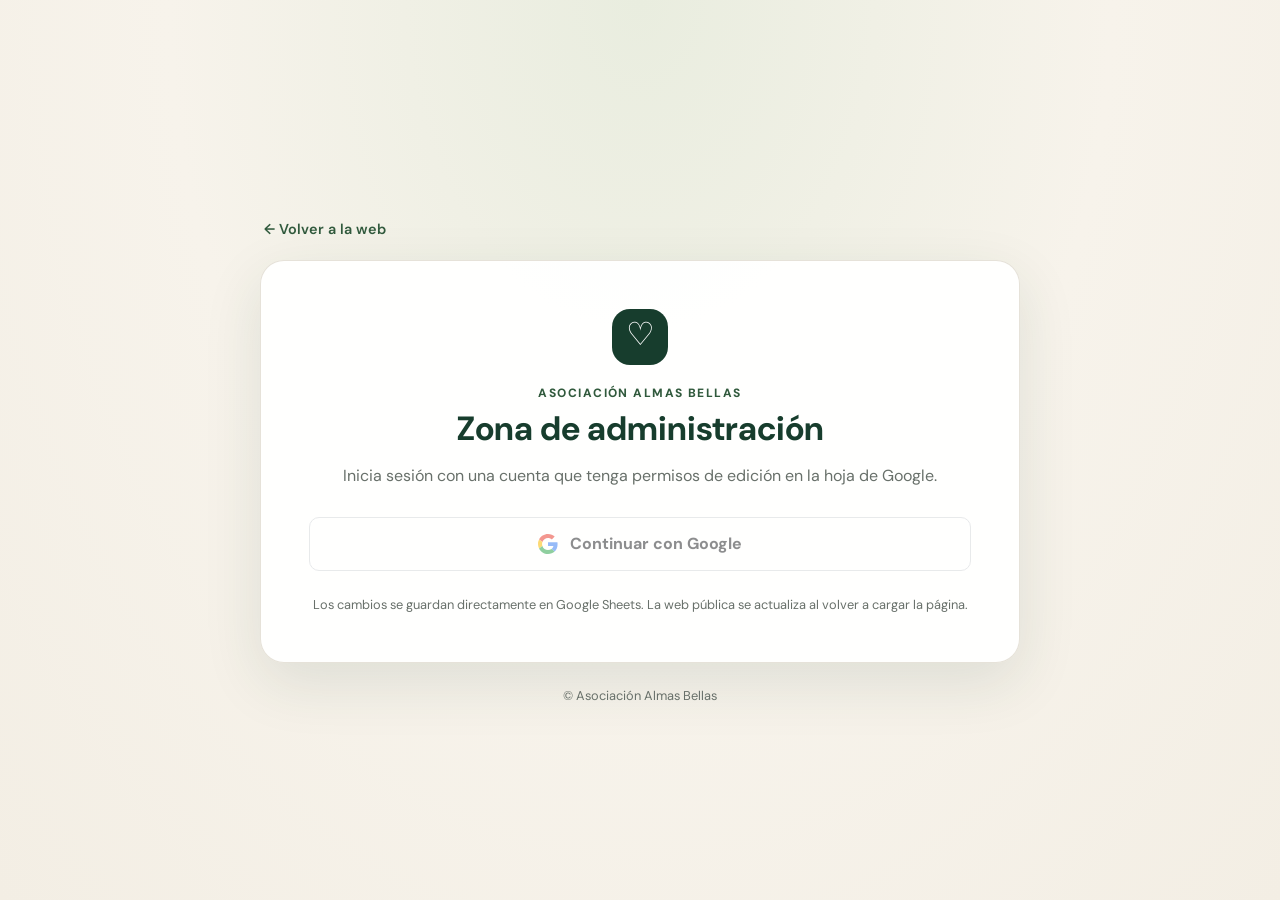
<file: admin/login.html>
<!doctype html>
<html lang="es">
<head>
  <meta charset="utf-8">
  <meta name="viewport" content="width=device-width, initial-scale=1">
  <meta name="theme-color" content="#173d2d">
  <link rel="icon" type="image/svg+xml" href="../media/web/dog-footprint.svg">
  <meta name="robots" content="noindex, nofollow">
  <title>Administración | Almas Bellas</title>
  <link rel="preconnect" href="https://fonts.googleapis.com">
  <link rel="preconnect" href="https://fonts.gstatic.com" crossorigin>
  <link href="https://fonts.googleapis.com/css2?family=DM+Sans:wght@400;500;600;700;800&family=Kalam:wght@400;700&display=swap" rel="stylesheet">
  <link rel="stylesheet" href="admin.css">
  <script type="module" src="admin.js"></script>
</head>
<body>
  <main class="login-shell">
    <a class="back-link" href="../index.html">← Volver a la web</a>
    <section class="login-card" aria-labelledby="page-title">
      <div class="brand-mark" aria-hidden="true">♡</div>
      <p class="eyebrow">Asociación Almas Bellas</p>
      <h1 id="page-title">Zona de administración</h1>
      <p class="intro">Inicia sesión con una cuenta que tenga permisos de edición en la hoja de Google.</p>

      <div id="config-notice" class="notice notice-config" role="status" hidden>
        Completa la configuración de Google siguiendo <code>admin/README.md</code>.
      </div>

      <button id="google-login" class="google-button" type="button" disabled>
        <svg aria-hidden="true" viewBox="0 0 48 48"><path fill="#EA4335" d="M24 9.5c3.54 0 6.71 1.22 9.21 3.6l6.85-6.85C35.9 2.38 30.47 0 24 0 14.62 0 6.51 5.38 2.56 13.22l7.98 6.19C12.43 13.72 17.74 9.5 24 9.5Z"/><path fill="#4285F4" d="M46.98 24.55c0-1.57-.15-3.09-.38-4.55H24v9.02h12.94c-.58 2.96-2.26 5.48-4.73 7.18l7.6 5.9c4.44-4.1 7.17-10.14 7.17-17.55Z"/><path fill="#FBBC05" d="M10.53 28.59A14.4 14.4 0 0 1 9.75 24c0-1.59.27-3.13.76-4.59l-7.98-6.19A23.9 23.9 0 0 0 0 24c0 3.87.93 7.53 2.56 10.78l7.97-6.19Z"/><path fill="#34A853" d="M24 48c6.48 0 11.93-2.13 15.9-5.9l-7.6-5.9c-2.11 1.42-4.81 2.25-8.3 2.25-6.26 0-11.57-4.22-13.47-9.91l-7.98 6.19C6.51 42.62 14.62 48 24 48Z"/></svg>
        <span>Continuar con Google</span>
      </button>

      <div id="status" class="notice" role="status" aria-live="polite" hidden></div>
      <div id="account" class="account" hidden>
        <div class="account-details"><img id="user-photo" alt="" hidden><div><strong id="user-name"></strong><span id="user-email"></span></div></div>
        <p class="success-copy">Sesión iniciada</p>
        <div class="resource-list" aria-label="Recursos de administración">
          <a class="resource-link" id="spreadsheet-link" target="_blank" rel="noopener noreferrer">
            <span class="resource-icon" aria-hidden="true">▦</span>
            <span><strong>Google Sheets</strong><small>Abrir hoja de animales</small></span>
            <span class="resource-arrow" aria-hidden="true">↗</span>
          </a>
          <a class="resource-link" id="drive-link" target="_blank" rel="noopener noreferrer">
            <span class="resource-icon" aria-hidden="true">▰</span>
            <span><strong>Google Drive</strong><small>Abrir carpeta de fotos</small></span>
            <span class="resource-arrow" aria-hidden="true">↗</span>
          </a>
        </div>
        <p class="drive-note">Si Google solicita acceso, comparte la hoja y la carpeta con el correo que aparece arriba.</p>
        <section class="sheet-editor" id="sheet-editor" hidden aria-labelledby="editor-title">
          <h2 id="editor-title">Editar animales</h2>
          <div class="sheet-tabs" role="tablist" aria-label="Tipo de animal">
            <button class="sheet-tab is-active" type="button" role="tab" aria-selected="true" data-sheet="Sheet1">En adopción</button>
            <button class="sheet-tab" type="button" role="tab" aria-selected="false" data-sheet="Sheet2">Adoptados</button>
          </div>
          <p id="sheet-status" class="sheet-status" role="status" aria-live="polite"></p>
          <form id="animal-form" hidden>
            <h3 id="form-title">Añadir animal</h3>
            <div id="form-fields" class="form-fields"></div>
            <div class="form-actions">
              <button class="save-button" type="submit">Guardar en Google Sheets</button>
              <button class="cancel-button" id="cancel-edit" type="button" hidden>Cancelar</button>
            </div>
          </form>
          <button class="add-button" id="add-animal" type="button">＋ Añadir animal</button>
          <div class="records-list" id="records-list"></div>
        </section>
        <button id="logout" class="logout-button" type="button">Cerrar sesión</button>
      </div>
      <p class="security-note">Los cambios se guardan directamente en Google Sheets. La web pública se actualiza al volver a cargar la página.</p>
    </section>
    <footer>© <span id="year"></span> Asociación Almas Bellas</footer>
  </main>
</body>
</html>
</file>
<file: style.css>
/* =========================================================
   ALMAS BELLAS — RESCATE ANIMAL
   CSS COMPLETO
   ========================================================= */

/* =========================================================
   1. VARIABLES
   ========================================================= */

:root {
    /* Colores principales */
    --green-dark: #173d2d;
    --green: #315a3d;
    --green-medium: #55734b;
    --green-light: #dfe6cf;

    /* Morado del branding */
    --purple: #713c82;
    --purple-dark: #5b2e6c;
    --purple-light: #a878ad;
    --purple-soft: #eaddec;

    /* Fondos */
    --cream: #f7f3eb;
    --cream-dark: #eee8dc;
    --white: #ffffff;

    /* Texto */
    --text: #243029;
    --text-light: #68706a;
    --text-muted: #858b85;

    /* Detalles */
    --gold: #c49354;
    --border: #e4dfd5;

    /* Sombras */
    --shadow-sm: 0 4px 12px rgba(23, 61, 45, 0.08);
    --shadow: 0 8px 25px rgba(23, 61, 45, 0.12);
    --shadow-lg: 0 18px 45px rgba(23, 61, 45, 0.16);

    /* Bordes */
    --radius-sm: 10px;
    --radius: 18px;
    --radius-lg: 28px;
    --radius-xl: 40px;

    /* Layout */
    --container: 1180px;

    /* Transiciones */
    --transition: 0.3s ease;
}


/* =========================================================
   2. RESET
   ========================================================= */

*,
*::before,
*::after {
    box-sizing: border-box;
    margin: 0;
    padding: 0;
}

html {
    scroll-behavior: smooth;
    font-size: 16px;
    min-width: 250px;
}

body {
    min-width: 250px;
    min-height: 100vh;
    background: var(--white);
    color: var(--text);
    font-family: "Nunito", Arial, sans-serif;
    line-height: 1.6;
    overflow-x: hidden;
}

img {
    display: block;
    width: 100%;
    max-width: 100%;
}

button,
input,
textarea,
select {
    font: inherit;
}

button {
    cursor: pointer;
}

a {
    color: inherit;
    text-decoration: none;
}

ul,
ol {
    list-style: none;
}


/* =========================================================
   3. TIPOGRAFÍA
   ========================================================= */

/*
   Puedes cargar estas fuentes desde Google Fonts:

   @import url('https://fonts.googleapis.com/css2?
   family=DM+Sans:wght@400;500;600;700&
   family=Kalam:wght@400;700&
   display=swap');

   Kalam → títulos manuscritos
   DM Sans → texto general
*/

body {
    font-family: "DM Sans", Arial, sans-serif;
}

h1,
h2,
h3,
.handwritten {
    font-family: "Kalam", cursive;
}

h1,
h2,
h3,
p {
    margin-top: 0;
}

h1 {
    font-size: clamp(3rem, 6vw, 5rem);
    line-height: 0.98;
    font-weight: 700;
}

h2 {
    font-size: clamp(2.4rem, 4vw, 3.5rem);
    line-height: 1;
}

h3 {
    font-size: 1.7rem;
    line-height: 1.1;
}


/* =========================================================
   4. UTILIDADES
   ========================================================= */

.container {
    width: min(100% - 48px, var(--container));
    min-width: 0;
    margin-inline: auto;
}

.text-purple {
    color: var(--purple);
}

.text-green {
    color: var(--green);
}

.text-center {
    text-align: center;
}

.section {
    padding: 90px 0;
}

.section-header {
    margin-bottom: 40px;
}

.section-header h2 {
    color: var(--green-dark);
    margin-bottom: 8px;
}

.section-header p {
    color: var(--text-light);
    font-size: 1.05rem;
}


/* =========================================================
   5. BOTONES
   ========================================================= */

.btn {
    display: inline-flex;
    align-items: center;
    justify-content: center;
    gap: 9px;

    min-height: 50px;
    padding: 12px 25px;

    border: 2px solid transparent;
    border-radius: 999px;

    font-size: 0.95rem;
    font-weight: 700;

    transition:
        transform var(--transition),
        background var(--transition),
        color var(--transition),
        border-color var(--transition),
        box-shadow var(--transition);
}

.btn:hover {
    transform: translateY(-3px);
}

.btn-primary {
    background: var(--green-dark);
    color: var(--white);
}

.btn-primary:hover {
    background: var(--green);
    box-shadow: var(--shadow);
}

.btn-secondary {
    background: transparent;
    color: var(--green-dark);
    border-color: var(--green-dark);
}

.btn-secondary:hover {
    background: var(--green-dark);
    color: var(--white);
}

.btn-purple {
    background: var(--purple);
    color: var(--white);
}

.btn-purple:hover {
    background: var(--purple-dark);
    box-shadow: var(--shadow);
}

.btn-small {
    min-height: 42px;
    padding: 9px 20px;
    font-size: 0.85rem;
}


/* =========================================================
   6. HEADER / NAVBAR
   ========================================================= */

.site-header {
    position: relative;
    z-index: 1000;
    background: var(--white);
}

.navbar {
    min-width: 250px;
    min-height: 82px;

    display: flex;
    align-items: center;
    justify-content: space-between;
    gap: 30px;

    padding: 0 40px;
}

.logo {
    display: flex;
    align-items: center;
    gap: 12px;

    color: var(--purple);
    flex-shrink: 0;
}

.logo img {
    width: 72px;
    height: 58px;
    object-fit: contain;
}

.logo-text {
    display: flex;
    flex-direction: column;
    line-height: 1;
}

.logo-name {
    font-family: "Kalam", cursive;
    font-size: 1.7rem;
    font-weight: 700;
}

.logo-subtitle {
    margin-top: 5px;
    font-size: 0.62rem;
    letter-spacing: 2px;
    font-weight: 700;
}

.nav-menu {
    display: flex;
    align-items: center;
    gap: 27px;
}

.nav-link {
    position: relative;

    color: var(--text);
    font-size: 0.9rem;
    font-weight: 500;

    padding: 30px 0;

    transition: color var(--transition);
}

.nav-link::after {
    content: "";

    position: absolute;
    left: 0;
    bottom: 21px;

    width: 0;
    height: 2px;

    background: var(--green-dark);

    transition: width var(--transition);
}

.nav-link:hover,
.nav-link.active {
    color: var(--green-dark);
}

.nav-link:hover::after,
.nav-link.active::after {
    width: 100%;
}

.nav-actions {
    display: flex;
    align-items: center;
    gap: 13px;
}

.social-links {
    display: flex;
    align-items: center;
    gap: 14px;
}

.social-link {
    display: grid;
    place-items: center;

    width: 34px;
    height: 34px;

    color: var(--green-dark);

    border-radius: 50%;

    transition:
        background var(--transition),
        color var(--transition),
        transform var(--transition);
}

.social-link:hover {
    color: var(--white);
    background: var(--purple);
    transform: translateY(-2px);
}

/* =========================================================
   7. HERO
   ========================================================= */

.hero {
    position: relative;
    min-height: 520px;

    display: flex;
    align-items: stretch;

    overflow: hidden;

    background: var(--cream);
}

.hero-content {
    position: relative;
    z-index: 3;

    width: 44%;

    display: flex;
    flex-direction: column;
    justify-content: center;

    padding: 70px 20px 70px max(40px, calc((100vw - var(--container)) / 2));
}

.hero-title {
    max-width: 530px;
    color: var(--green-dark);
    margin-bottom: 22px;
}

.hero-title span {
    color: var(--purple);
}

.hero-description {
    max-width: 470px;

    margin-bottom: 28px;

    color: var(--text-light);

    font-size: 1.05rem;
    line-height: 1.65;
}

.hero-buttons {
    display: flex;
    flex-wrap: wrap;
    gap: 14px;
}

.hero-image {
    position: absolute;
    top: 0;
    right: 0;

    width: 62%;
    height: 100%;

    object-fit: cover;
    object-position: center;
}

.hero::after {
    content: "";

    position: absolute;
    z-index: 2;

    top: 0;
    left: 36%;

    width: 25%;
    height: 100%;

    background: linear-gradient(
        90deg,
        var(--cream) 0%,
        rgba(247, 243, 235, 0.85) 25%,
        rgba(247, 243, 235, 0) 100%
    );

    pointer-events: none;
}

/* =========================================================
   8. BLOQUE DE VALORES
   ========================================================= */

.values {
    padding: 35px 0;
    background: var(--cream);
}

.values-grid {
    display: grid;
    grid-template-columns: repeat(4, 1fr);
    gap: 25px;
}

.value-item {
    display: flex;
    align-items: center;
    gap: 15px;
}

.value-icon {
    flex: 0 0 58px;

    width: 58px;
    height: 58px;

    display: grid;
    place-items: center;

    border-radius: 50%;

    background: var(--green-light);
    color: var(--green-dark);

    font-size: 1.45rem;
}

.value-item h3 {
    margin-bottom: 2px;

    font-family: "DM Sans", sans-serif;
    font-size: 1rem;
    font-weight: 800;

    color: var(--green-dark);
}

.value-item p {
    color: var(--text-light);
    font-size: 0.82rem;
    line-height: 1.35;
}


/* =========================================================
   9. ANIMALES
   ========================================================= */

.animals {
    padding: 85px 0;
    background: var(--white);
}

.animals-header {
    display: flex;
    align-items: end;
    justify-content: space-between;

    gap: 30px;

    margin-bottom: 30px;
}

.animals-grid {
    display: grid;
    grid-template-columns: repeat(4, 1fr);
    gap: 20px;
}

.animal-card {
    display: flex;
    flex-direction: column;
    overflow: hidden;

    background: var(--white);

    border: 1px solid var(--border);
    border-radius: var(--radius);

    box-shadow: var(--shadow-sm);

    transition:
        transform var(--transition),
        box-shadow var(--transition);
}

.animal-card:hover {
    transform: translateY(-7px);
    box-shadow: var(--shadow);
}

.animal-card:focus-visible {
    outline:3px solid var(--purple);
    outline-offset:3px;
}

.animal-image-wrapper {
    position: relative;
    height: 220px;
    overflow: hidden;
}

.animal-image {
    width: 100%;
    height: 100%;
    object-fit: cover;

    transition: transform 0.5s ease;
}

.animal-image.is-fallback {
    object-fit: contain;
    padding: 12px;
    background: #f7f3eb;
}

.animal-card:hover .animal-image {
    transform: scale(1.06);
}

.animal-favorite {
    position: absolute;
    top: 14px;
    right: 14px;

    width: 38px;
    height: 38px;

    display: grid;
    place-items: center;

    border: 0;
    border-radius: 50%;

    background: rgba(255, 255, 255, 0.9);

    color: var(--purple);

    font-size: 1.15rem;

    box-shadow: var(--shadow-sm);
}

.animal-content {
    display: flex;
    flex: 1;
    flex-direction: column;
    padding: 18px;
}

.animal-name {
    margin-bottom: 3px;

    color: var(--green-dark);

    font-family: "Kalam", cursive;
    font-size: 1.55rem;
}

.animal-meta {
    margin-bottom: 5px;

    color: var(--text-light);

    font-size: 0.85rem;
    font-weight: 600;
}

.animal-description {
    min-height: 65px;

    margin-bottom: 15px;

    color: var(--text-light);

    font-size: 0.85rem;
    line-height: 1.45;
}

.animal-card .btn {
    width: 100%;
    margin-top: auto;
}

.animal-dialog {
    position:fixed;
    inset:0;
    margin:auto;
    width:min(960px, calc(100% - 32px));
    max-width:960px;
    max-height:calc(100% - 32px);
    padding:0;
    overflow:auto;
    border:0;
    border-radius:20px;
    background:var(--white);
    color:var(--text);
    box-shadow:var(--shadow-lg);
}
.animal-dialog::backdrop { background:rgba(12,25,18,.68); backdrop-filter:blur(3px); }
.animal-dialog-card { position:relative; display:grid; grid-template-columns:minmax(220px,.9fr) 1.1fr; min-height:360px; }
.animal-dialog-image { width:100%; height:100%; min-height:360px; object-fit:cover; }
.animal-dialog-content { display:flex; flex-direction:column; align-items:flex-start; padding:32px; }
.animal-dialog-content h2 { margin:16px 0 4px; color:var(--green-dark); }
.animal-dialog-meta { margin:0 0 18px; color:var(--text-light); font-weight:700; }
.animal-dialog-description { margin-bottom:24px; white-space:pre-line; color:var(--text-light); line-height:1.6; }
.animal-dialog-description p { margin:0 0 1em; }
.animal-dialog-description p:last-child { margin-bottom:0; }
.animal-dialog-content .btn { margin-top:auto; }
.animal-dialog-close { position:absolute; z-index:1; top:12px; right:12px; display:grid; place-items:center; width:40px; height:40px; border:0; border-radius:50%; background:var(--white); color:var(--green-dark); font-size:1.6rem; cursor:pointer; box-shadow:var(--shadow-sm); }
.animal-carousel { grid-column:1 / -1; width:100%; margin:4px 0 0; padding:0 32px 28px; }
.animal-carousel[hidden] { display:none; }
.animal-carousel-view { position:relative; display:grid; grid-template-columns:38px minmax(0,1fr) 38px; align-items:center; gap:6px; }
.animal-carousel-image { width:100%; height:auto; aspect-ratio:1; border-radius:12px; background:var(--cream); object-fit:contain; }
.animal-carousel-control { display:grid; place-items:center; width:36px; height:36px; border:1px solid var(--border); border-radius:50%; background:var(--cream); color:var(--green-dark); font-size:1.5rem; line-height:1; cursor:pointer; }
.animal-carousel-control[hidden] { display:none; }
.animal-carousel-control:hover { background:var(--green-dark); color:var(--white); }
.animal-carousel-count { margin:7px 0 0; color:var(--text-light); font-size:.8rem; text-align:center; }


/* =========================================================
   10. SECCIÓN "CÓMO PUEDES AYUDAR"
   ========================================================= */

.help {
    position: relative;

    padding: 85px 0;

    overflow: hidden;

    background: var(--cream);
}

.help::before {
    content: "";

    position: absolute;

    right: -100px;
    top: -100px;

    width: 430px;
    height: 430px;

    border-radius: 50%;

    background: rgba(223, 230, 207, 0.55);
}

.help-header {
    position: relative;
    z-index: 2;

    margin-bottom: 30px;
}

.help-grid {
    position: relative;
    z-index: 2;
    display: flex;
    flex-wrap: wrap;
    justify-content: center;
    gap: 18px;
}

.help-card {
    flex: 1 1 250px;
    max-width: 360px;
    padding: 30px 20px;

    text-align: center;

    background: rgba(255, 255, 255, 0.88);

    border: 1px solid rgba(255, 255, 255, 0.8);
    border-radius: var(--radius);

    transition:
        transform var(--transition),
        box-shadow var(--transition);
}

.help-card-link {
    display: block;
    color: inherit;
    text-decoration: none;
    cursor: pointer;
}

.help-card-link:focus-visible {
    outline: 3px solid var(--purple);
    outline-offset: 3px;
}

.help-card:hover {
    transform: translateY(-6px);
    box-shadow: var(--shadow);
}

.help-icon {
    width: 55px;
    height: 55px;

    margin: 0 auto 15px;

    display: grid;
    place-items: center;

    color: var(--purple);

    font-size: 2rem;
}

.help-card h3 {
    margin-bottom: 8px;

    color: var(--green-dark);

    font-family: "DM Sans", sans-serif;
    font-size: 1rem;
    font-weight: 800;
}

.help-card p {
    min-height: 65px;

    margin-bottom: 17px;

    color: var(--text-light);

    font-size: 0.84rem;
}


/* =========================================================
   11. HISTORIAS
   ========================================================= */

.stories {
    padding: 85px 0;
    background: var(--white);
}

.stories-layout {
    display: grid;
    grid-template-columns: 1.15fr 0.85fr;
    gap: 60px;
}

.stories-column {
    min-width: 0;
}

.story-card {
    display: grid;
    grid-template-columns: 240px 1fr;
    gap: 25px;

    align-items: center;
}

.story-images {
    display: grid;
    grid-template-columns: 1fr 1fr;

    overflow: hidden;

    border-radius: var(--radius);
}

.story-images img {
    height: 220px;
    object-fit: cover;
}

.story-image {
    width: min(100%, 220px);
    height: 220px;
    margin-inline: auto;
    border-radius: 50%;
    object-fit: cover;
}

.story-info h3 {
    margin-bottom: 10px;

    color: var(--green-dark);
}

.story-info p {
    margin-bottom: 17px;

    color: var(--text-light);

    font-size: 0.9rem;
}

.story-label {
    display: inline-block;

    margin-bottom: 10px;
    padding: 4px 9px;

    background: var(--cream);

    color: var(--green-dark);

    border-radius: 5px;

    font-size: 0.72rem;
    font-weight: 700;
}


/* =========================================================
   12. SOBRE NOSOTROS
   ========================================================= */

.about {
    position: relative;

    padding-left: 60px;

    border-left: 1px solid var(--border);
}

.about-content {
    display: flex;
    align-items: center;
    gap: 30px;
}

.about-text {
    flex: 1;
}

.about-text p {
    margin: 15px 0 20px;

    color: var(--text-light);

    font-size: 0.92rem;
}

.about-image {
    flex: 0 0 170px;

    width: 170px;
    height: 170px;

    overflow: hidden;

    border-radius: 50%;
}

.about-image img {
    width: 100%;
    height: 100%;
    object-fit: cover;
}


/* =========================================================
   13. FRASE INSPIRACIONAL
   ========================================================= */

.quote {
    position: relative;

    padding: 45px 20px;

    text-align: center;

    background: var(--cream);
}

.quote::before,
.quote::after {
    content: "";

    position: absolute;

    width: 100%;
    height: 50px;

    left: 0;

    background: var(--white);
}

.quote::before {
    top: -1px;

    clip-path: ellipse(55% 55% at 50% 0%);
}

.quote::after {
    bottom: -1px;

    clip-path: ellipse(55% 55% at 50% 100%);
}

.quote-text {
    position: relative;
    z-index: 2;

    max-width: 800px;

    margin: 0 auto;

    color: var(--purple);

    font-family: "Kalam", cursive;
    font-size: clamp(1.4rem, 3vw, 2rem);
}

.quote-text::before {
    content: "“";
}

.quote-text::after {
    content: " ♥";
}


/* =========================================================
   14. FOOTER
   ========================================================= */

.footer {
    position: relative;

    padding: 65px 0 25px;

    background: var(--green-dark);
    color: var(--white);

    overflow: hidden;
}

.footer::before {
    content: "";

    position: absolute;

    left: -5%;
    top: -45px;

    width: 110%;
    height: 90px;

    background: var(--cream);

    border-radius: 50%;
}

.footer-grid {
    position: relative;
    z-index: 2;

    display: grid;
    grid-template-columns: 1.2fr 0.8fr 1.2fr 1fr;

    gap: 45px;

    padding-top: 30px;
}

.footer-logo {
    display: inline-flex;
    flex-direction: column;

    color: var(--white);
}

.footer-logo .logo-name {
    color: var(--white);
}

.footer-logo .logo-subtitle {
    color: var(--purple-light);
}

.footer-column h3 {
    margin-bottom: 15px;

    color: var(--white);

    font-family: "DM Sans", sans-serif;
    font-size: 0.95rem;
    font-weight: 800;
}

.footer-links {
    display: flex;
    flex-direction: column;
    gap: 7px;
}

.footer-links a {
    color: rgba(255, 255, 255, 0.75);

    font-size: 0.82rem;

    transition:
        color var(--transition),
        padding-left var(--transition);
}

.footer-links a:hover {
    padding-left: 5px;
    color: var(--white);
}

.footer-contact {
    display: flex;
    flex-direction: column;
    gap: 12px;
}

.contact-item {
    display: flex;
    align-items: flex-start;
    gap: 10px;

    color: rgba(255, 255, 255, 0.75);

    font-size: 0.82rem;
}

.contact-icon {
    flex-shrink: 0;

    color: var(--purple-light);
}

.footer-social {
    display: flex;
    gap: 9px;
}

.footer-social a {
    width: 36px;
    height: 36px;

    display: grid;
    place-items: center;

    border: 1px solid rgba(255, 255, 255, 0.25);
    border-radius: 50%;

    color: var(--white);

    transition:
        background var(--transition),
        border-color var(--transition),
        transform var(--transition);
}

.footer-social a:hover {
    background: var(--purple);
    border-color: var(--purple);
    transform: translateY(-3px);
}

.footer-bottom {
    position: relative;
    z-index: 2;

    display: flex;
    align-items: center;
    justify-content: space-between;

    gap: 20px;

    margin-top: 50px;
    padding-top: 20px;

    border-top: 1px solid rgba(255, 255, 255, 0.13);

    color: rgba(255, 255, 255, 0.55);

    font-size: 0.72rem;
}

.footer-legal {
    display: flex;
    gap: 18px;
}


/* =========================================================
   15. DECORACIONES
   ========================================================= */

.paw-decoration {
    position: absolute;

    color: rgba(113, 60, 130, 0.1);

    pointer-events: none;

    user-select: none;
}

.heart-decoration {
    color: var(--purple);
    font-size: 2rem;
}


/* =========================================================
   16. FORMULARIOS
   ========================================================= */

.form {
    display: flex;
    flex-direction: column;
    gap: 17px;
}

.form-group {
    display: flex;
    flex-direction: column;
    gap: 7px;
}

.form-label {
    color: var(--green-dark);

    font-size: 0.85rem;
    font-weight: 700;
}

.form-input,
.form-textarea,
.form-select {
    width: 100%;

    padding: 13px 15px;

    background: var(--white);

    border: 1px solid var(--border);
    border-radius: var(--radius-sm);

    outline: none;

    color: var(--text);

    transition:
        border-color var(--transition),
        box-shadow var(--transition);
}

.form-input:focus,
.form-textarea:focus,
.form-select:focus {
    border-color: var(--purple);
    box-shadow: 0 0 0 3px rgba(113, 60, 130, 0.1);
}

.form-textarea {
    min-height: 140px;
    resize: vertical;
}


/* =========================================================
   17. CONTACTO
   ========================================================= */

.contact {
    padding: 90px 0;

    background: var(--cream);
}

.contact-grid {
    display: grid;
    grid-template-columns: 0.9fr 1.1fr;
    gap: 50px;

    align-items: start;
}

.contact-info h2 {
    margin-bottom: 15px;
}

.contact-info > p {
    max-width: 500px;

    margin-bottom: 25px;

    color: var(--text-light);
}

.contact-details {
    display: flex;
    flex-direction: column;
    gap: 17px;
}

.contact-detail {
    display: flex;
    align-items: center;
    gap: 13px;
}

.contact-detail-icon {
    width: 45px;
    height: 45px;

    display: grid;
    place-items: center;

    border-radius: 50%;

    background: var(--purple-soft);
    color: var(--purple);
}


/* =========================================================
   18. ADOPCIÓN
   ========================================================= */

.adoption-process {
    display: grid;
    grid-template-columns: repeat(4, 1fr);
    gap: 25px;
}

.process-step {
    position: relative;

    padding: 25px;

    background: var(--white);

    border: 1px solid var(--border);
    border-radius: var(--radius);

    text-align: center;
}

.process-number {
    width: 48px;
    height: 48px;

    margin: 0 auto 15px;

    display: grid;
    place-items: center;

    border-radius: 50%;

    background: var(--purple);
    color: var(--white);

    font-weight: 800;
}

.process-step h3 {
    margin-bottom: 8px;

    font-family: "DM Sans", sans-serif;
    font-size: 1rem;
    font-weight: 800;

    color: var(--green-dark);
}

.process-step p {
    color: var(--text-light);
    font-size: 0.84rem;
}


/* =========================================================
   19. ANIMACIONES
   ========================================================= */

@keyframes fadeUp {
    from {
        opacity: 0;
        transform: translateY(25px);
    }

    to {
        opacity: 1;
        transform: translateY(0);
    }
}

@keyframes float {
    0%,
    100% {
        transform: translateY(0);
    }

    50% {
        transform: translateY(-8px);
    }
}

.animate-up {
    animation: fadeUp 0.7s ease both;
}

.float {
    animation: float 4s ease-in-out infinite;
}


/* =========================================================
   20. RESPONSIVE — TABLET
   ========================================================= */

@media (max-width: 1100px) {

    .navbar {
        padding: 0 25px;
    }

    .nav-menu {
        gap: 17px;
    }

    .nav-link {
        font-size: 0.82rem;
    }

    .animals-grid {
        grid-template-columns: repeat(2, 1fr);
    }

    .values-grid {
        grid-template-columns: repeat(2, 1fr);
    }

    .stories-layout {
        grid-template-columns: 1fr;
    }

    .about {
        padding-left: 0;
        padding-top: 50px;
        border-left: 0;
        border-top: 1px solid var(--border);
    }

    .footer-grid {
        grid-template-columns: repeat(2, 1fr);
    }

    .adoption-process {
        grid-template-columns: repeat(2, 1fr);
    }
}


/* =========================================================
   21. RESPONSIVE — MÓVIL
   ========================================================= */

@media (max-width: 768px) {

    .container {
        width: min(100% - 20px, var(--container));
    }

    .section {
        padding: 65px 0;
    }


    /* HEADER */

    .navbar {
        min-height: 70px;
        padding: 0 15px;
    }

    .logo img {
        width: 52px;
        height: 45px;
    }

    .logo-name {
        font-size: 1.35rem;
    }

    .logo-subtitle {
        font-size: 0.5rem;
    }

    .nav-menu {
        display: none;
    }

    .nav-actions .social-links {
        display: none;
    }

    .nav-actions .btn {
        min-height: 42px;
        padding: 8px 17px;
        font-size: 0.82rem;
    }


    /* HERO */

    .hero {
        min-height: auto;

        display: flex;
        flex-direction: column;
    }

    .hero-content {
        width: 100%;

        padding: 60px 20px 35px;

        order: 1;
    }

    .hero-image {
        position: relative;

        width: 100%;
        height: 310px;

        order: 2;
    }

    .hero::after {
        display: none;
    }

    .hero-title {
        font-size: clamp(2.6rem, 12vw, 4rem);
    }

    .hero-description {
        font-size: 0.95rem;
    }

    /* VALUES */

    .values {
        padding: 30px 0;
    }

    .values-grid {
        grid-template-columns: 1fr 1fr;
        gap: 22px 15px;
    }

    .value-item {
        align-items: flex-start;
    }

    .value-icon {
        flex-basis: 45px;

        width: 45px;
        height: 45px;

        font-size: 1.1rem;
    }

    .value-item h3 {
        font-size: 0.85rem;
    }

    .value-item p {
        font-size: 0.72rem;
    }


    /* ANIMALES */

    .animals {
        padding: 65px 0;
    }

    .animals-header {
        align-items: flex-start;
        flex-direction: column;
        gap: 15px;
    }

    .animals-grid {
        grid-template-columns: 1fr;
    }

    .animal-image-wrapper {
        height: 250px;
    }


    /* HELP */

    .help-grid { gap: 12px; }

    .help-card {
        padding: 25px 13px;
    }

    .help-card h3 {
        font-size: 0.88rem;
    }

    .help-card p {
        font-size: 0.76rem;
    }

    .help-card .btn {
        width: 100%;
        padding-inline: 10px;
        font-size: 0.72rem;
    }


    /* STORIES */

    .story-card {
        grid-template-columns: 1fr;
        gap: 20px;
    }

    .story-image {
        width: min(70vw, 220px);
        margin-inline: auto;
    }

    .story-info .btn {
        display: block;
        width: fit-content;
        margin-inline: auto;
    }

    .story-images img {
        height: 190px;
    }

    .about-content {
        align-items: center;
        flex-direction: column;
    }

    .about-text .btn {
        display: block;
        width: fit-content;
        margin-inline: auto;
    }

    .about-image {
        margin-inline: auto;
        width: 140px;
        height: 140px;
    }


    /* FOOTER */

    .footer-grid {
        grid-template-columns: 1fr 1fr;
        gap: 35px 25px;
    }

    .footer-bottom {
        align-items: flex-start;
        flex-direction: column;
    }

    .footer-legal {
        flex-wrap: wrap;
    }


    /* CONTACT */

    .contact-grid {
        grid-template-columns: 1fr;
    }


    /* ADOPTION */

    .adoption-process {
        grid-template-columns: 1fr;
    }
}


/* =========================================================
   22. MÓVILES PEQUEÑOS
   ========================================================= */

@media (max-width: 480px) {

    .container {
        width: min(100% - 12px, var(--container));
    }

    .navbar .donate-nav {
        display: none;
    }

    .navbar .logo-name {
        font-size: clamp(0.82rem, 4.2vw, 1.05rem);
    }

    .hero-content {
        padding: 45px 17px 30px;
    }

    .hero-title {
        font-size: 2.7rem;
    }

    .hero-buttons {
        flex-direction: column;
    }

    .hero-buttons .btn {
        width: 100%;
    }

    .hero-image {
        height: 260px;
    }

    .values-grid {
        grid-template-columns: 1fr;
    }

    .value-item {
        align-items: center;
    }

    .help-card p {
        min-height: auto;
    }

    .footer-grid {
        grid-template-columns: 1fr;
    }

    .footer-column:first-child {
        grid-column: auto;
    }

    .footer {
        padding-bottom: 20px;
    }

    .quote {
        padding: 55px 20px;
    }
}


/* =========================================================
   23. ACCESIBILIDAD
   ========================================================= */

:focus-visible {
    outline: 3px solid var(--purple);
    outline-offset: 3px;
}

@media (prefers-reduced-motion: reduce) {

    html {
        scroll-behavior: auto;
    }

    *,
    *::before,
    *::after {
        animation-duration: 0.01ms !important;
        animation-iteration-count: 1 !important;
        transition-duration: 0.01ms !important;
    }
}


/* =========================================================
   24. SELECCIÓN DE TEXTO
   ========================================================= */

::selection {
    background: var(--purple);
    color: var(--white);
}


/* =========================================================
   25. SCROLLBAR
   ========================================================= */

::-webkit-scrollbar {
    width: 10px;
}

::-webkit-scrollbar-track {
    background: var(--cream);
}

::-webkit-scrollbar-thumb {
    background: var(--green-medium);
    border-radius: 20px;
}

::-webkit-scrollbar-thumb:hover {
    background: var(--purple);
}

/* Portada de la asociación */
.site-header { position: sticky; top: 0; box-shadow: 0 3px 18px rgba(23,61,45,.06); }
.navbar { max-width: 1600px; min-height: 76px; margin: auto; padding-inline: clamp(20px,4vw,54px); gap: 22px; }
.logo { gap: 9px; }
.logo-mark { display:block; flex:0 0 auto; width:48px; height:48px; object-fit:contain; }
.paw-inline { display:inline-block; width:1em; height:1em; object-fit:contain; vertical-align:-.15em; }
.btn-primary .paw-inline { filter:brightness(0) invert(1); }
.value-icon img { width:30px; height:30px; object-fit:contain; }
.logo-name { font-size:1.55rem; }
.logo-subtitle { letter-spacing:2.3px; }
.nav-menu { gap: clamp(12px,2vw,26px); }
.nav-link { white-space:nowrap; font-size:.82rem; }
.nav-actions { gap: 16px; }
.donate-nav { min-height:44px; padding:9px 23px; border-radius:16px; }
.hero { min-height:490px; background:linear-gradient(90deg,#f8f5ee 0%,#f8f5ee 35%,#ece5da 100%); }
.hero-content { width:48%; padding-top:54px; padding-bottom:48px; }
.hero-title { font-size:clamp(2.8rem,4.2vw,4rem); margin-bottom:14px; }
.hero-description { margin-bottom:19px; font-size:.98rem; }
.eyebrow { margin-bottom:10px; color:var(--purple); text-transform:uppercase; letter-spacing:.13em; font-size:.72rem; font-weight:800; }
.hero-note { margin-top:22px; color:var(--purple); font-family:"Kalam",cursive; font-size:1.2rem; transform:rotate(-3deg); }
.hero-note span { font-size:1.8rem; vertical-align:middle; }
.hero-image { width:64%; object-position:center 45%; }
.hero::after { left:36%; width:27%; background:linear-gradient(90deg,#f8f5ee 0%,rgba(248,245,238,.84) 25%,rgba(248,245,238,0) 100%); }
.values { padding:22px 0; }
.values-grid { gap:18px; }
.animals { padding:48px 0 40px; }
.animals-header { margin-bottom:40px; }
.animals-header .section-header, .animals-header.section-header { margin-bottom:0; }
.animals-all-link { display:flex; justify-content:center; margin-top:20px; }
.section-header h2, .help-header h2, .stories h2, .about h2 { font-size:clamp(2rem,3vw,2.65rem); color:var(--green-dark); margin-bottom:5px; }
.section-header p { font-size:.9rem; }
.animals-grid { gap:16px; }
.animal-card { border-radius:13px; }
.animal-image-wrapper { height:170px; flex:0 0 auto; }
.animal-content { padding:12px; }
.animal-name { font-size:1.35rem; }
.animal-description { display:-webkit-box; min-height:60px; margin-bottom:9px; overflow:hidden; -webkit-box-orient:vertical; -webkit-line-clamp:4; }
.animal-favorite { background:rgba(23,39,29,.58); color:white; box-shadow:none; font-size:1.6rem; }
.help { padding:45px 0; }
.help-header { margin-bottom:16px; }
.help-grid { gap:14px; }
.help-card { padding:17px 13px; border-radius:14px; }
.help-icon { height:42px; margin-bottom:7px; font-size:1.8rem; }
.help-card:not(.help-card-raffle) .btn { display:none; }
.help-card p { min-height:44px; margin-bottom:10px; font-size:.8rem; }
.help-card h3 { margin-bottom:4px; }
.stories { padding:38px 0; }
.stories-layout { gap:34px; }
.stories .section-header { margin-bottom:12px; }
.story-card { grid-template-columns:minmax(190px,.85fr) 1.15fr; gap:16px; }
.story-images img { height:155px; }
.story-info h3 { font-family:"DM Sans",sans-serif; font-size:1.1rem; }
.story-info p, .about-text p { font-size:.82rem; line-height:1.5; }
.about { padding-left:32px; }
.about-content { gap:18px; }
.about-image { flex-basis:140px; width:140px; height:140px; }
.quote { padding:25px 20px; }
.footer { padding:46px 0 20px; }
.footer-grid { grid-template-columns:1fr 1fr; gap:24px; padding-top:18px; }
.footer-logo + .footer-social { margin-top:12px; }
.footer-logo .logo-name { font-size:1.6rem; }
.footer-bottom { margin-top:28px; padding-top:14px; }
.footer-column h3 { margin-bottom:10px; }

@media (max-width:1100px) {
  .navbar { flex-wrap:wrap; justify-content:center; padding-block:12px; }
  .nav-menu { order:3; width:100%; justify-content:center; }
  .nav-link { padding:8px 0; }
  .nav-link::after { bottom:2px; }
  .hero-content { width:52%; }
}
@media (max-width:768px) {
  .navbar { min-height:65px; flex-wrap:nowrap; justify-content:space-between; }
  .nav-menu { display:none; }
  .logo-mark { width:40px; height:40px; }
  .logo-name { font-size:1.35rem; }
  .hero { min-height:0; }
  .hero-content { width:100%; padding:43px 20px 26px; }
  .hero-image { width:100%; height:300px; object-position:center 47%; }
  .hero::after { display:none; }
  .hero-note { margin-top:15px; }
  .animals { padding:42px 0 34px; }
  .animal-image-wrapper { height:205px; }
  .stories-layout { gap:32px; }
  .about { padding:25px 0 0; }
  .story-card { grid-template-columns:1fr; }
  .story-images img { height:180px; }
  .footer-grid { grid-template-columns:1fr 1fr; gap:24px; }
}
@media (max-width:480px) {
  .navbar { padding-inline:12px; gap:8px; }
  .logo { gap:7px; }
  .logo-mark { width:35px; height:35px; }
  .logo-name { font-size:1.15rem; }
  .logo-subtitle { font-size:.45rem; letter-spacing:1.5px; }
  .nav-actions { gap:0; }
  .nav-actions .btn { min-height:38px; padding:7px 12px; }
  .hero-title { font-size:2.65rem; }
  .hero-buttons { flex-direction:row; }
  .hero-buttons .btn { width:auto; flex:1; padding-inline:10px; }
  .hero-image { height:245px; }
  .values-grid { grid-template-columns:1fr 1fr; gap:18px 12px; }
  .value-item { align-items:flex-start; }
  .value-icon { flex-basis:40px; width:40px; height:40px; font-size:1rem; }
  .value-icon img { width:24px; height:24px; }
  .animals-header { gap:12px; }
  .animals-header .btn { align-self:flex-start; }
  .animals-grid { grid-template-columns:1fr; }
  .animal-image-wrapper { height:230px; }
  .help-card { padding:20px 15px; }
  .help-card p { min-height:0; }
  .footer-grid { grid-template-columns:1fr; }
  .footer-column:first-child { grid-column:auto; }
  .footer-legal { gap:10px; }
}

.data-notice { margin:0 0 16px; padding:12px 16px; border-left:4px solid var(--gold); border-radius:8px; background:#fff8e9; color:#594323; font-size:.88rem; }

.excel-test-page { min-height:100vh; background:var(--cream); }
.excel-test { width:min(100% - 32px,760px); padding-block:clamp(32px,8vh,80px); }
.excel-test-back { display:inline-block; margin-bottom:36px; color:var(--green-dark); font-weight:700; }
.excel-test-header { margin-bottom:28px; }
.excel-test-mark { display:grid; place-items:center; width:56px; height:56px; margin-bottom:18px; border-radius:18px; background:var(--green-light); font-size:1.7rem; }
.excel-test-header .eyebrow { margin-bottom:8px; }
.excel-test-header h1 { margin-bottom:8px; color:var(--green-dark); font-size:clamp(2.4rem,6vw,3.5rem); }
.excel-test-header > p:last-child { color:var(--text-light); }
.excel-test-card { padding:clamp(20px,5vw,34px); border:1px solid var(--border); border-radius:var(--radius); background:white; box-shadow:var(--shadow); }
.excel-test-card-heading { display:flex; align-items:flex-start; justify-content:space-between; gap:16px; margin-bottom:18px; }
.excel-test-kicker { color:var(--purple); font-size:.72rem; font-weight:800; letter-spacing:.12em; }
.excel-test-card h2 { margin-top:4px; color:var(--green-dark); font-family:"DM Sans",sans-serif; font-size:1.35rem; }
.excel-test-card h3 { margin:24px 0 12px; color:var(--green-dark); font-size:1rem; }
.excel-test-badge { flex-shrink:0; padding:6px 11px; border-radius:99px; font-size:.78rem; font-weight:800; }
.excel-test-badge.is-loading { background:#f3f0e9; color:#6e685a; }
.excel-test-badge.is-success { background:#e7f3e9; color:#245c36; }
.excel-test-badge.is-error { background:#fbe9e5; color:#943b2d; }
.excel-test-message { min-height:48px; padding:13px 15px; border-radius:10px; background:var(--cream); color:var(--text); font-size:.92rem; }
.excel-test-details { display:grid; grid-template-columns:1fr 1fr; gap:0 22px; margin:20px 0; }
.excel-test-details > div { padding:12px 0; border-bottom:1px solid var(--border); }
.excel-test-details dt { color:var(--text-light); font-size:.78rem; }
.excel-test-details dd { margin:4px 0 0; color:var(--green-dark); font-weight:700; overflow-wrap:anywhere; }
.excel-test-details code { padding:2px 6px; border-radius:5px; background:var(--cream); }
.excel-test-button { width:100%; }
.excel-test-button:disabled { cursor:wait; opacity:.65; }
.excel-test-preview[hidden] { display:none; }
.excel-test-table-scroll { overflow-x:auto; }
.excel-test-preview table { width:100%; border-collapse:collapse; text-align:justify; font-size:.86rem; }
.excel-test-preview th, .excel-test-preview td { padding:10px 8px; border-bottom:1px solid var(--border); }
.excel-test-preview th { color:var(--text-light); font-size:.76rem; }
.excel-test-row-state { display:inline-block; padding:3px 8px; border-radius:99px; font-size:.74rem; font-weight:800; }
.excel-test-row-state.is-published { background:#e7f3e9; color:#245c36; }
.excel-test-row-state.is-hidden { background:#fbe9e5; color:#943b2d; }
.excel-test-note { margin-top:18px; color:var(--text-light); text-align:center; font-size:.84rem; }
@media(max-width:520px) { .excel-test-details { grid-template-columns:1fr; } .excel-test-card-heading { flex-direction:column; } }

.mobile-nav-toggle { display:none; }
@media(max-width:768px) {
  .navbar { position:relative; }
  .mobile-nav-toggle {
    display:grid;
    place-items:center;
    flex:0 0 42px;
    width:42px;
    height:42px;
    padding:0;
    border:1px solid var(--green-dark);
    border-radius:12px;
    background:var(--white);
    color:var(--green-dark);
    font-size:1.55rem;
    line-height:1;
    cursor:pointer;
  }
  .nav-menu.is-open {
    position:absolute;
    z-index:1001;
    top:100%;
    right:0;
    left:0;
    display:flex;
    flex-direction:column;
    align-items:stretch;
    gap:0;
    padding:8px 18px 14px;
    background:var(--white);
    box-shadow:0 12px 20px rgba(23,61,45,.12);
  }
  .nav-menu.is-open .nav-link { padding:13px 4px; border-bottom:1px solid var(--cream-dark); }
  .nav-menu.is-open .nav-link:last-child { border-bottom:0; }
}

.raffle-page { min-height:100vh; display:flex; flex-direction:column; background:var(--cream); }
.about-page { min-height:100vh; display:flex; flex-direction:column; background:var(--white); }
.about-main { flex:1; }
.about-hero { padding:clamp(48px,8vw,96px) 0; background:linear-gradient(120deg,var(--cream) 0%,#fff 58%,var(--purple-soft) 100%); }
.about-hero-inner { max-width:980px; }
.about-hero .eyebrow, .about-section-heading .eyebrow, .about-location .eyebrow, .about-values .eyebrow, .about-contact .eyebrow { margin-bottom:8px; color:var(--purple); font-size:.78rem; font-weight:800; letter-spacing:.1em; text-transform:uppercase; }
.about-hero h1 { max-width:800px; margin-bottom:16px; color:var(--green-dark); font-size:clamp(2.8rem,7vw,5rem); }
.about-hero-inner > p:not(.eyebrow) { max-width:820px; color:var(--text-light); font-size:clamp(1rem,2vw,1.2rem); line-height:1.7; }
.about-badges { display:flex; flex-wrap:wrap; gap:10px; margin-top:24px; }
.about-badges span { padding:9px 14px; border:1px solid var(--border); border-radius:999px; background:rgba(255,255,255,.8); color:var(--green-dark); font-size:.88rem; font-weight:700; }
.about-section { padding-block:clamp(42px,6vw,76px); }
.about-section-heading { max-width:760px; margin-bottom:22px; }
.about-section-heading h2, .about-location h2, .about-values h2, .about-contact h2 { margin-bottom:10px; color:var(--green-dark); font-size:clamp(2rem,4vw,3rem); }
.about-section-heading > p:last-child, .about-lead, .about-location-grid > div:first-child > p:not(.eyebrow), .about-values-inner > div > p:not(.eyebrow), .about-vida > p { color:var(--text-light); line-height:1.7; }
.about-lead { max-width:900px; margin-bottom:26px; font-size:1.08rem; }
.about-pillars { display:grid; grid-template-columns:repeat(3,minmax(0,1fr)); gap:16px; }
.about-pillar { padding:24px; border:1px solid var(--border); border-radius:18px; background:var(--cream); text-align:center; }
.about-pillar > span { display:grid; place-items:center; width:48px; height:48px; margin:0 auto 14px; border-radius:16px; background:var(--green-light); color:var(--green-dark); font-size:1.6rem; }
.about-pillar > span img { width:22px; height:22px; object-fit:contain; }
.about-pillar:first-child > span { background:var(--green-light); }
.about-pillar h3, .about-team-grid h3 { margin-bottom:6px; color:var(--green-dark); font-family:"Kalam",cursive; font-size:1.45rem; }
.about-pillar p, .about-team-grid p { margin:0; color:var(--text-light); line-height:1.55; }
.about-location { padding-block:clamp(42px,6vw,72px); background:var(--cream); }
.about-location-grid { display:grid; grid-template-columns:1.4fr .8fr; align-items:center; gap:40px; }
.about-location-card { padding:28px; border-radius:20px; background:var(--green-dark); color:var(--white); box-shadow:var(--shadow); }
.about-location-card > span { display:block; margin-bottom:12px; font-size:1.8rem; }
.about-location-card p { margin-bottom:16px; line-height:1.5; }
.about-location-card p:last-child { margin-bottom:0; }
.about-team-grid { display:grid; grid-template-columns:repeat(5,minmax(0,1fr)); gap:12px; }
.about-team-grid article { padding:18px; border:1px solid var(--border); border-radius:15px; background:var(--white); box-shadow:var(--shadow-sm); text-align:center; }
.about-team-photo { display:block; width:96px; height:96px; margin:0 auto 14px; border-radius:50%; object-fit:cover; }
.about-team-placeholder { padding:22px; background:var(--green-light); object-fit:contain; }
.about-team-grid h3 { font-size:1.25rem; }
.about-team-grid p { font-size:.9rem; }
.about-values { padding-block:clamp(42px,6vw,72px); background:var(--green-dark); color:var(--white); }
.about-values-inner { display:grid; grid-template-columns:1.2fr .8fr; align-items:center; gap:36px; }
.about-values h2 { color:var(--white); }
.about-values-inner > div > p:not(.eyebrow) { color:rgba(255,255,255,.86); }
.about-values blockquote { margin:0; color:#f4dfbd; font-family:"Kalam",cursive; font-size:clamp(1.5rem,3vw,2.3rem); line-height:1.35; text-align:center; }
.about-vida { max-width:920px; }
.about-contact { padding:clamp(42px,6vw,72px) 0; background:var(--cream); text-align:center; }
.about-contact .container { max-width:900px; }
.about-contact .container > p:not(.eyebrow) { max-width:780px; margin:0 auto 22px; color:var(--text-light); line-height:1.7; }
.about-contact-links { display:flex; flex-wrap:wrap; justify-content:center; gap:10px; margin:24px auto 28px; }
.about-contact-links a { padding:10px 14px; border:1px solid var(--border); border-radius:999px; background:var(--white); color:var(--green-dark); font-size:.9rem; font-weight:700; text-decoration:none; }
.about-contact-links a:hover { border-color:var(--purple); color:var(--purple); }
.about-action-buttons { display:flex; flex-wrap:wrap; justify-content:center; gap:12px; margin-top:22px; }
.help-contact-actions .btn { border:3px solid var(--green-dark); background:var(--cream); color:var(--green-dark); }
.help-contact-actions .btn:hover { border-color:var(--green-dark); background:var(--cream-dark); color:var(--green-dark); }
.stories-page { min-height:100vh; display:flex; flex-direction:column; background:var(--white); }
.stories-main { flex:1; }
.stories-hero { padding:clamp(46px,8vw,88px) 0; background:linear-gradient(120deg,var(--cream) 0%,#fff 56%,var(--purple-soft) 100%); }
.stories-hero .container { max-width:960px; }
.stories-hero .eyebrow, .vida-story .eyebrow, .other-stories .eyebrow { margin-bottom:8px; color:var(--purple); font-size:.78rem; font-weight:800; letter-spacing:.1em; text-transform:uppercase; }
.stories-hero h1 { margin-bottom:12px; color:var(--green-dark); font-size:clamp(2.8rem,7vw,5rem); }
.stories-hero p:last-child { max-width:720px; margin:0; color:var(--text-light); font-size:1.1rem; line-height:1.65; }
.vida-story { max-width:960px; padding-block:clamp(42px,6vw,76px); }
.vida-story-heading { display:flex; align-items:center; gap:16px; margin-bottom:18px; }
.vida-paw { display:grid; flex:0 0 62px; place-items:center; width:62px; height:62px; border-radius:20px; background:var(--green-light); color:var(--green-dark); font-size:2rem; }
.vida-paw img { width:34px; height:34px; object-fit:contain; }
.vida-story-heading .eyebrow { margin-bottom:2px; }
.vida-story-heading h2 { margin:0; color:var(--green-dark); font-size:clamp(2.3rem,5vw,3.5rem); }
.vida-story-copy { max-width:860px; }
.vida-story-copy h3 { margin:24px 0 10px; color:var(--green-dark); font-size:1.35rem; }
.vida-story-copy p, .vida-family-note { color:var(--text-light); font-size:1.03rem; line-height:1.75; }
.vida-gallery { display:grid; grid-template-columns:repeat(3,minmax(0,1fr)); gap:14px; margin:26px 0 30px; }
.vida-gallery img { width:100%; height:280px; object-fit:contain; }
.vida-timeline { display:grid; grid-template-columns:repeat(3,minmax(0,1fr)); gap:14px; margin:30px 0 22px; }
.vida-timeline article { display:flex; gap:13px; padding:20px; border:1px solid var(--border); border-radius:17px; background:var(--cream); }
.vida-timeline article > span { display:grid; flex:0 0 38px; place-items:center; width:38px; height:38px; border-radius:50%; background:var(--green-dark); color:var(--white); font-size:.8rem; font-weight:800; }
.vida-timeline h3, .vida-support-card h3 { margin-bottom:6px; color:var(--green-dark); font-family:"Kalam",cursive; font-size:1.25rem; }
.vida-timeline p, .vida-support-card p { margin:0; color:var(--text-light); font-size:.91rem; line-height:1.6; }
.vida-support-grid { display:grid; grid-template-columns:1fr 1fr; gap:14px; margin-bottom:22px; }
.vida-support-card { padding:22px; border-left:4px solid var(--purple); border-radius:0 14px 14px 0; background:#faf6fb; }
.vida-family-note { padding:18px 22px; border-radius:14px; background:#eef2e6; }
.vida-actions { display:flex; flex-wrap:wrap; gap:12px; margin-top:22px; }
.other-stories { padding:clamp(34px,5vw,58px) 0; background:var(--cream); }
.other-stories-inner { display:flex; align-items:center; justify-content:space-between; gap:24px; }
.other-stories h2 { margin-bottom:6px; color:var(--green-dark); }
.other-stories p:not(.eyebrow) { max-width:660px; margin:0; color:var(--text-light); line-height:1.6; }
.stories-thanks { display:flex; align-items:center; justify-content:center; gap:16px; padding-block:26px; text-align:center; }
.stories-thanks p { margin:0; color:var(--purple); font-family:"Kalam",cursive; font-size:1.25rem; }
.stories-thanks a { color:var(--green-dark); font-weight:700; }
.story-card-text-only { grid-template-columns:1fr; }
.adoption-page { min-height:100vh; display:flex; flex-direction:column; background:var(--cream); }
.adoption-main { flex:1; }
.adoption-page .animals { min-height:55vh; }
.adoption-header { margin-bottom:34px; }
.adoption-header .eyebrow { margin-bottom:6px; color:var(--purple); font-weight:800; }
.adoption-header h1 { margin:0 0 8px; color:var(--green-dark); font-family:"Kalam",cursive; font-size:clamp(2.2rem,4vw,3.2rem); }
.adoption-contact { margin-top:32px; text-align:center; color:var(--text-light); }
.adoption-contact a { color:var(--purple); font-weight:800; }

.adopted-page { min-height:100vh; display:flex; flex-direction:column; background:var(--cream); }
.adopted-main { flex:1; }
.adopted-section { min-height:55vh; }
.adopted-section .adoption-header { margin-bottom:34px; }
.adopted-heading { display:flex; flex-wrap:wrap; align-items:baseline; gap:8px 18px; margin-bottom:8px; }
.adopted-heading h1 { margin:0; }
.adopted-heading button[hidden] { display:none; }
.adopted-grid { position:relative; display:block; width:100vw; height:100vh; margin-left:calc(50% - 50vw); overflow:hidden; }
.adopted-card { overflow:hidden; border-radius:var(--radius); background:var(--white); box-shadow:var(--shadow-sm); transition:transform var(--transition), box-shadow var(--transition), filter var(--transition); }
.adopted-card { cursor:pointer; }
.adopted-grid:not(.is-gallery) .adopted-card { position:absolute; width:var(--mural-card-width); left:var(--mural-card-left); top:var(--mural-card-top); z-index:var(--mural-card-layer); transform:rotate(var(--mural-card-rotation,0deg)); }
.adopted-grid:not(.is-gallery) .adopted-card:hover { z-index:1000; transform:scale(1.04); box-shadow:var(--shadow); }
.adopted-grid.is-gallery {
    display:grid;
    grid-template-columns:repeat(2,minmax(0,1fr));
    gap:clamp(10px,2vw,20px);
    width:100%;
    height:auto;
    margin-left:0;
    overflow:visible;
}
.adopted-grid.is-gallery .adopted-image-frame { position:relative; aspect-ratio:1; }
.adopted-grid.is-gallery .adopted-image { position:absolute; inset:0; }
.adopted-grid.is-gallery .adopted-card:hover { box-shadow:var(--shadow); }
@media (min-width:640px) {
    .adopted-grid.is-gallery { grid-template-columns:repeat(3,minmax(0,1fr)); }
}
@media (min-width:1000px) {
    .adopted-grid.is-gallery { grid-template-columns:repeat(4,minmax(0,1fr)); }
}
.adopted-image-frame { display:grid; width:100%; aspect-ratio:var(--adopted-image-ratio,1); place-items:center; overflow:hidden; background:var(--cream-dark); }
.adopted-image { display:block; width:100%; height:100%; object-fit:contain; }
.adopted-gallery-dialog { width:min(94vw,1000px); max-width:none; max-height:94vh; margin:auto; padding:0; overflow:visible; border:0; border-radius:var(--radius); background:var(--white); color:var(--text); box-shadow:var(--shadow-lg); }
.adopted-gallery-dialog::backdrop { background:rgba(12,25,18,.72); backdrop-filter:blur(3px); }
.adopted-gallery-card { position:relative; display:flex; flex-direction:column; align-items:center; max-height:94vh; padding:24px 30px 20px; }
.adopted-gallery-card h2 { margin:0 50px 16px; color:var(--green-dark); text-align:center; font-family:"Kalam",cursive; font-size:clamp(1.5rem,3vw,2.2rem); }
.adopted-gallery-view { display:grid; width:100%; grid-template-columns:46px minmax(0,1fr) 46px; align-items:center; gap:8px; }
.adopted-gallery-image { display:block; width:100%; max-height:76vh; object-fit:contain; }
.adopted-gallery-control { display:grid; width:40px; height:40px; place-items:center; border:1px solid var(--border); border-radius:50%; background:var(--cream); color:var(--green-dark); font-size:1.6rem; line-height:1; cursor:pointer; }
.adopted-gallery-control:hover { background:var(--green-dark); color:var(--white); }
.adopted-gallery-control[hidden], .adopted-gallery-count[hidden] { display:none; }
.adopted-gallery-count { margin:10px 0 0; color:var(--text-light); font-size:.85rem; }
.adopted-gallery-close { position:absolute; z-index:2; top:10px; right:10px; display:grid; width:40px; height:40px; place-items:center; border:0; border-radius:50%; background:var(--cream); color:var(--green-dark); font-size:1.6rem; cursor:pointer; }
.adopted-gallery-dialog.single-image { width:fit-content; max-width:94vw; background:var(--cream); }
.adopted-gallery-dialog.single-image .adopted-gallery-card { width:fit-content; max-width:94vw; max-height:94vh; padding:0; background:var(--cream); }
.adopted-gallery-dialog.single-image .adopted-gallery-card h2 { position:relative; z-index:1; width:100%; margin:0; padding:24px 64px 20px 24px; color:var(--green-dark); text-align:center; text-shadow:none; }
.adopted-gallery-dialog.single-image .adopted-gallery-view { display:block; width:fit-content; max-width:94vw; }
.adopted-gallery-dialog.single-image .adopted-gallery-image { display:block; width:auto; height:auto; max-width:94vw; max-height:calc(94vh - 82px); }
.adopted-gallery-dialog.single-image .adopted-gallery-close { background:rgba(255,255,255,.92); }

@media (max-width:620px) { .adopted-card { border-radius:13px; } .adopted-gallery-card { padding:20px 12px 14px; } .adopted-gallery-view { grid-template-columns:34px minmax(0,1fr) 34px; gap:3px; } .adopted-gallery-control { width:32px; height:32px; } .adopted-gallery-image { max-height:78vh; } }
.raffle-page .site-header { position:sticky; top:0; }
.raffle-back a { color:var(--green-dark); font-weight:700; }
.raffle-back a:hover { color:var(--purple); }
.raffle-main { flex:1; padding-block:20px; }
.raffle-hero { max-width:560px; margin:0 auto 18px; padding:18px 24px; border-radius:20px; background:linear-gradient(135deg,#fff 0%,var(--purple-soft) 100%); text-align:center; box-shadow:var(--shadow); }
.raffle-heading { display:flex; align-items:center; justify-content:center; gap:10px; margin-bottom:6px; }
.raffle-icon { display:grid; flex:0 0 42px; place-items:center; width:42px; height:42px; margin:0; border-radius:14px; background:var(--white); font-size:1.4rem; }
.raffle-hero .eyebrow { margin-bottom:10px; }
.raffle-hero h1 { margin:0; color:var(--green-dark); font-size:clamp(1.8rem,4vw,2.5rem); }
.raffle-lead { max-width:500px; margin:0 auto 12px; color:var(--text-light); font-size:.95rem; }
.raffle-layout { display:grid; grid-template-columns:minmax(240px,.8fr) minmax(320px,1.2fr); gap:24px; max-width:980px; margin:0 auto 52px; }
.raffle-prizes, .raffle-numbers-panel { padding:clamp(20px,4vw,32px); border:1px solid var(--border); border-radius:20px; background:var(--white); }
.raffle-kicker { margin-bottom:8px; color:var(--purple); font-size:.72rem; font-weight:800; letter-spacing:.12em; }
.raffle-prizes h2, .raffle-numbers-panel h2 { margin-bottom:12px; color:var(--green-dark); }
.raffle-prize-table { display:block; width:100%; border-collapse:collapse; table-layout:fixed; text-align:justify; }
.raffle-prize-table thead, .raffle-prize-table tbody { display:block; }
.raffle-prize-table tr { display:grid; grid-template-columns:repeat(2,minmax(0,1fr)); }
.raffle-prize-table th, .raffle-prize-table td { display:block; min-width:0; padding:12px 8px; border-bottom:1px solid var(--border); vertical-align:top; overflow-wrap:anywhere; }
.raffle-prize-table th { color:var(--text-light); font-size:.8rem; }
.raffle-prize-description { margin:16px 0; color:var(--text-light); }
.raffle-gallery-carousel { position:relative; margin-top:18px; container-type:inline-size; }
.raffle-gallery { display:grid; grid-template-columns:repeat(auto-fit,minmax(110px,1fr)); gap:10px; }
.raffle-gallery-control { display:none; position:absolute; z-index:1; top:50%; width:38px; height:38px; place-items:center; transform:translateY(-50%); border:1px solid var(--border); border-radius:50%; background:rgba(255,255,255,.94); color:var(--green-dark); font-size:1.5rem; line-height:1; cursor:pointer; box-shadow:var(--shadow-sm); }
.raffle-gallery-prev { left:8px; }
.raffle-gallery-next { right:8px; }
.raffle-gallery-control[hidden] { display:none !important; }
.raffle-gallery:empty { display:none; }
.raffle-gallery img { width:100%; aspect-ratio:1; border-radius:12px; object-fit:cover; }
.raffle-pending-note, .raffle-numbers-panel > p { margin-top:12px; color:var(--text-light); font-size:.86rem; }
.raffle-number-status, .raffle-number-legend { margin-top:10px; color:var(--text-light); font-size:.86rem; }
.raffle-number-legend span { margin-right:5px; }
.raffle-number-legend .paw-inline { width:1.15em; height:1.15em; }
.raffle-number-grid { display:grid; grid-template-columns:repeat(10,minmax(0,1fr)); gap:7px; margin-top:16px; padding:2px; }
.raffle-number { display:grid; place-items:center; min-height:32px; border:1px solid var(--green-light); border-radius:8px; background:var(--cream); color:var(--green-dark); font-size:.79rem; font-weight:800; }
.raffle-number.is-purchased { border-color:var(--purple-soft); background:var(--purple-soft); font-size:1rem; }
.raffle-purchased-icon { width:15px; height:15px; object-fit:contain; transform:rotate(-12deg); }
.raffle-info { max-width:760px; margin:0 auto; padding:28px; border:1px solid var(--border); border-radius:20px; background:var(--white); text-align:center; }
.raffle-info h2 { margin-bottom:10px; color:var(--green-dark); }
.raffle-info p { margin-bottom:12px; color:var(--text-light); }
.raffle-prize-showcase { margin-bottom:24px; }
.raffle-prize-showcase #raffle-prize-text,
.raffle-prize-description,
.raffle-number-status { text-align:justify; }
.raffle-prize-gallery { display:grid; grid-template-columns:repeat(auto-fit,minmax(min(100%,180px),1fr)); gap:12px; margin-top:18px; }
.raffle-prize-gallery img { width:100%; height:220px; padding:8px; border:1px solid var(--border); border-radius:14px; background:var(--cream); object-fit:contain; }
.raffle-prize-gallery:empty { display:none; }
.raffle-collaborators { margin-top:22px; padding-top:18px; border-top:1px solid var(--border); }
.raffle-collaborators h3 { margin-bottom:8px; color:var(--green-dark); font-size:1.15rem; }
.raffle-collaborators > p { margin-bottom:12px; color:var(--text-light); }
.raffle-collaborator-links { display:grid; grid-template-columns:repeat(auto-fit,minmax(min(100%,160px),1fr)); gap:10px; }
.raffle-collaborator-link { display:flex; min-height:46px; align-items:center; justify-content:center; padding:10px 14px; border:1px solid var(--green-dark); border-radius:14px; background:var(--cream); color:var(--green-dark); font:inherit; font-weight:700; text-align:center; text-decoration:none; cursor:pointer; }
.raffle-collaborator-link:hover, .raffle-collaborator-link:focus-visible { background:var(--green-dark); color:var(--white); }
.raffle-collaborator-link:disabled, .raffle-collaborator-link:disabled:hover, .raffle-collaborator-link:disabled:focus-visible { opacity:1; transform:none; background:var(--cream); color:var(--green-dark); cursor:default; }
.raffle-info[aria-labelledby="raffle-info-title"] p { text-align:justify; }
.raffle-email { color:var(--purple); font-weight:800; }
.raffle-back { max-width:760px; margin:24px auto 0; }
.raffle-footer { padding:22px 16px; background:var(--green-dark); color:var(--white); text-align:center; font-size:.84rem; }
.raffle-footer p { margin:0; }
@container (max-width:229px) {
  .raffle-gallery { display:flex; gap:0; overflow-x:auto; scroll-snap-type:x mandatory; overscroll-behavior-x:contain; scroll-behavior:smooth; scrollbar-width:thin; }
  .raffle-gallery img { flex:0 0 100%; scroll-snap-align:center; }
  .raffle-gallery-control { display:grid; }
}
@media(max-width:640px) {
  .raffle-gallery { display:flex; gap:0; overflow-x:auto; scroll-snap-type:x mandatory; overscroll-behavior-x:contain; scroll-behavior:smooth; scrollbar-width:thin; }
  .raffle-gallery img { flex:0 0 100%; scroll-snap-align:center; }
  .raffle-gallery-control { display:grid; }
  .raffle-gallery-prev { left:8px; }
  .raffle-gallery-next { right:8px; }
}
@media(max-width:900px) {
  .about-pillars { grid-template-columns:1fr 1fr; }
  .about-team-grid { grid-template-columns:repeat(3,minmax(0,1fr)); }
  .vida-timeline { grid-template-columns:1fr 1fr; }
}
@media(max-width:640px) {
  .about-hero { padding-block:42px; }
  .about-pillars, .about-location-grid, .about-values-inner { grid-template-columns:1fr; }
  .about-team-grid { grid-template-columns:1fr 1fr; }
  .about-action-buttons { flex-direction:column; }
  .about-action-buttons .btn { width:100%; }
  .vida-timeline, .vida-support-grid { grid-template-columns:1fr; }
  .vida-gallery { grid-template-columns:1fr; }
  .vida-gallery img { height:auto; max-height:440px; }
  .other-stories-inner, .stories-thanks { align-items:flex-start; flex-direction:column; }
  .vida-actions { flex-direction:column; }
  .vida-actions .btn { width:100%; }
}
@media(max-width:640px) {
  .raffle-prize-table th, .raffle-prize-table td { padding:10px 4px; }
  .raffle-prize-table th { font-size:.7rem; }
  .animal-dialog-card { grid-template-columns:1fr; }
  .animal-dialog-image { height:220px; min-height:0; }
  .animal-dialog-content { padding:22px; }
  .animal-dialog-content h2 { margin-top:0; }
  .animal-carousel { padding:0 22px 22px; }
  .raffle-page .navbar { gap:10px; }
  .raffle-page .donate-nav { margin-left:auto; }
  .raffle-main { padding-block:36px; }
  .raffle-layout { grid-template-columns:1fr; }
}
body { text-align:justify; }
@media(max-width:768px) {
  .hero-title { font-size:clamp(1.75rem,7.5vw,2.35rem); line-height:1.05; }
}

/* Página de noticias */
.news-list { display: grid; gap: 20px; }
.news-card { padding: clamp(24px, 4vw, 36px); border: 1px solid var(--border); border-radius: var(--radius); background: var(--cream); }
.news-card time { display: block; margin-bottom: 12px; color: var(--purple); font-weight: 700; }
.news-card p { white-space: pre-wrap; overflow-wrap: anywhere; font-size: 1.1rem; }
.news-section { padding-top: 48px; padding-bottom: 72px; }
.news-section > h2 { margin-bottom: 24px; color: var(--green-dark); font-size: clamp(1.6rem, 4vw, 2.2rem); }
.news-empty { padding: clamp(28px, 6vw, 60px); border: 1px solid var(--border); border-radius: var(--radius-lg); background: var(--cream); text-align: center; }
.news-empty > img { width: 48px; height: 48px; margin: 0 auto 20px; }
.news-empty .eyebrow { color: var(--purple); margin-bottom: 8px; }
.news-empty h3 { max-width: 620px; margin: 0 auto 16px; color: var(--green-dark); font-size: clamp(1.4rem, 3vw, 2rem); }
.news-empty > p:last-of-type { max-width: 600px; margin: 0 auto; color: var(--text-light); }
.news-actions { display: flex; flex-wrap: wrap; justify-content: center; gap: 14px; margin-top: 28px; }
@media (max-width: 560px) { .news-actions { flex-direction: column; } .news-actions .btn { width: 100%; } }
</file>
<file: admin/admin.css>
:root {
  color-scheme: light;
  --green-dark: #173d2d;
  --green: #315a3d;
  --green-light: #e7eddf;
  --cream: #f7f3eb;
  --text: #243029;
  --muted: #68706a;
  --border: #e4dfd5;
  font-family: "DM Sans", sans-serif;
}

* { box-sizing: border-box; }
body { min-width: 320px; min-height: 100vh; margin: 0; color: var(--text); background: radial-gradient(ellipse at 50% 0%, #e9eddf 0, var(--cream) 52%, #f3eee4 100%); }
button, a { font: inherit; }
.login-shell { width: min(100% - 32px, 760px); min-height: 100vh; margin: auto; display: flex; flex-direction: column; justify-content: center; padding: 48px 0 24px; }
.back-link { align-self: flex-start; margin: 0 0 22px 4px; color: var(--green); text-decoration: none; font-size: .9rem; font-weight: 600; }
.back-link:hover { text-decoration: underline; }
.login-card { padding: clamp(28px, 7vw, 48px); border: 1px solid rgba(228, 223, 213, .9); border-radius: 24px; background: rgba(255, 255, 255, .94); box-shadow: 0 20px 60px rgba(23, 61, 45, .11); text-align: center; }
.brand-mark { display: grid; width: 56px; height: 56px; margin: 0 auto 20px; place-items: center; border-radius: 18px; color: white; background: var(--green-dark); font-family: Kalam, cursive; font-size: 2rem; }
.eyebrow { margin: 0 0 8px; color: var(--green); font-size: .75rem; font-weight: 800; letter-spacing: .12em; text-transform: uppercase; }
h1 { margin: 0; color: var(--green-dark); font-size: clamp(1.65rem, 7vw, 2.1rem); line-height: 1.2; }
.intro { margin: 14px 0 28px; color: var(--muted); line-height: 1.6; }
.google-button { display: flex; width: 100%; min-height: 54px; align-items: center; justify-content: center; gap: 12px; border: 1px solid #d6d9dc; border-radius: 10px; color: #303134; background: #fff; font-weight: 700; cursor: pointer; transition: box-shadow .18s, background .18s; }
.google-button svg { width: 20px; height: 20px; }
.google-button:hover:not(:disabled) { background: #f8faff; box-shadow: 0 2px 8px #0002; }
.google-button:focus-visible, .logout-button:focus-visible, a:focus-visible { outline: 3px solid #a878ad; outline-offset: 3px; }
.google-button:disabled { opacity: .55; cursor: not-allowed; }
.notice { margin-top: 18px; padding: 12px 14px; border-radius: 10px; color: #843b32; background: #fff0ed; font-size: .9rem; line-height: 1.5; text-align: left; }
.notice.success { color: var(--green); background: var(--green-light); }
.notice[hidden], [hidden] { display: none !important; }
.notice-config { display: block; margin: 0 0 18px; color: #674a1c; background: #fff7df; }
.notice-config code { font-size: .82em; }
.account { margin-top: 22px; padding-top: 22px; border-top: 1px solid var(--border); }
.account-details { display: flex; align-items: center; justify-content: center; gap: 12px; text-align: left; }
.account-details img { width: 44px; height: 44px; border-radius: 50%; object-fit: cover; }
.account-details strong, .account-details span { display: block; }
.account-details span { margin-top: 3px; color: var(--muted); font-size: .88rem; overflow-wrap: anywhere; }
.success-copy { margin: 16px 0; color: var(--green); font-weight: 600; }
.resource-list { display: grid; gap: 10px; margin: 18px 0; text-align: left; }
.resource-link { display: grid; grid-template-columns: 38px 1fr 20px; align-items: center; gap: 12px; padding: 13px; border: 1px solid var(--border); border-radius: 12px; color: var(--text); background: #fff; text-decoration: none; transition: border-color .18s, background .18s, transform .18s; }
.resource-link:hover { transform: translateY(-1px); border-color: #b8c6b1; background: #fbfcf9; }
.resource-icon { display: grid; width: 38px; height: 38px; place-items: center; border-radius: 10px; color: var(--green); background: var(--green-light); font-size: 1.25rem; }
.resource-link strong, .resource-link small { display: block; }
.resource-link strong { font-size: .94rem; }
.resource-link small { margin-top: 3px; color: var(--muted); font-size: .8rem; }
.resource-arrow { color: var(--green); font-size: 1.1rem; }
.drive-note { margin: 0 0 18px; color: var(--muted); font-size: .8rem; line-height: 1.5; }
.sheet-editor { margin-top: 26px; padding-top: 24px; border-top: 1px solid var(--border); text-align: left; }
.sheet-editor h2 { margin: 0 0 15px; color: var(--green-dark); font-size: 1.3rem; }
.sheet-editor h3 { margin: 0 0 14px; color: var(--green-dark); font-size: 1rem; }
.sheet-tabs { display: flex; gap: 8px; margin-bottom: 16px; }
.sheet-tab { padding: 9px 14px; border: 1px solid var(--border); border-radius: 9px; color: var(--muted); background: white; font-weight: 700; cursor: pointer; }
.sheet-tab.is-active { border-color: var(--green); color: white; background: var(--green); }
.sheet-status { min-height: 1.2em; margin: 0 0 12px; color: var(--muted); font-size: .88rem; }
.sheet-status.is-error { color: #843b32; }
.sheet-status.is-success { color: var(--green); }
#animal-form { margin: 0 0 16px; padding: 18px; border: 1px solid var(--border); border-radius: 14px; background: #fbfaf7; }
.form-fields { display: grid; grid-template-columns: repeat(2, minmax(0, 1fr)); gap: 12px; }
.form-field { display: grid; gap: 6px; color: var(--text); font-size: .84rem; font-weight: 700; }
.form-field.is-wide { grid-column: 1 / -1; }
.form-field input, .form-field textarea, .form-field select { width: 100%; min-width: 0; padding: 10px 11px; border: 1px solid var(--border); border-radius: 8px; color: var(--text); background: white; font: inherit; font-weight: 400; }
.form-field textarea { min-height: 110px; resize: vertical; line-height: 1.5; }
.form-field input:focus, .form-field textarea:focus, .form-field select:focus { outline: 3px solid #eaddec; border-color: #a878ad; }
.form-actions { display: flex; flex-wrap: wrap; gap: 9px; margin-top: 14px; }
.save-button, .add-button { padding: 10px 15px; border: 0; border-radius: 9px; color: white; background: var(--green); font-weight: 700; cursor: pointer; }
.save-button:hover, .add-button:hover { background: var(--green-dark); }
.cancel-button { padding: 10px 14px; border: 1px solid var(--border); border-radius: 9px; color: var(--text); background: white; font-weight: 600; cursor: pointer; }
.add-button { margin-bottom: 14px; }
.records-list { display: grid; gap: 8px; }
.record-row { display: grid; grid-template-columns: minmax(0, 1fr) auto auto; align-items: center; gap: 8px; padding: 11px; border: 1px solid var(--border); border-radius: 10px; background: white; }
.record-name { min-width: 0; overflow-wrap: anywhere; font-weight: 700; }
.record-meta { display: block; margin-top: 3px; color: var(--muted); font-size: .78rem; font-weight: 400; }
.record-action { padding: 7px 10px; border: 1px solid var(--border); border-radius: 7px; color: var(--green); background: white; font-size: .8rem; font-weight: 700; cursor: pointer; }
.record-action.delete { color: #843b32; }
.record-action:disabled, .save-button:disabled { opacity: .6; cursor: wait; }
.empty-state { margin: 0; padding: 16px; border-radius: 10px; color: var(--muted); background: #f8f6f1; font-size: .9rem; text-align: center; }
.logout-button { padding: 9px 16px; border: 1px solid var(--border); border-radius: 8px; color: var(--text); background: #fff; font-weight: 600; cursor: pointer; }
.logout-button:hover { background: #f8f6f1; }
.security-note { margin: 24px 0 0; color: var(--muted); font-size: .8rem; line-height: 1.5; }
footer { padding-top: 24px; color: var(--muted); font-size: .8rem; text-align: center; }
.dashboard-shell { width: min(100% - 32px, 1180px); min-height: 100vh; margin: auto; padding: 36px 0 24px; }
.dashboard-header { display: flex; align-items: end; justify-content: space-between; gap: 24px; margin: 0 0 28px; }
.dashboard-header h1 { font-size: clamp(2rem, 5vw, 2.8rem); }
.dashboard-intro { margin: 10px 0 0; color: var(--muted); }
.edit-sheet-link { flex: 0 0 auto; color: var(--green); font-size: .9rem; font-weight: 700; text-decoration: none; }
.edit-sheet-link:hover { text-decoration: underline; }
.dashboard-login { max-width: 520px; padding: 28px; border: 1px solid var(--border); border-radius: 20px; background: white; box-shadow: 0 16px 48px rgba(23, 61, 45, .08); }
.dashboard-login h2 { margin: 0; color: var(--green-dark); font-size: 1.25rem; }
.dashboard-login > p:not(.notice) { margin: 8px 0 20px; color: var(--muted); line-height: 1.5; }
.dashboard-login .google-button { max-width: 360px; }
.dashboard-login .notice { max-width: 460px; }
.dashboard-content { padding: 22px; border: 1px solid var(--border); border-radius: 20px; background: rgba(255, 255, 255, .94); box-shadow: 0 16px 48px rgba(23, 61, 45, .08); }
.dashboard-toolbar { display: flex; align-items: center; justify-content: space-between; gap: 18px; padding-bottom: 18px; border-bottom: 1px solid var(--border); }
.dashboard-actions { display: flex; gap: 8px; }
.cards-heading { display: flex; align-items: baseline; justify-content: space-between; gap: 12px; margin: 24px 0 14px; }
.cards-heading h2 { margin: 0; color: var(--green-dark); font-size: 1.5rem; }
.dog-count { color: var(--muted); font-size: .9rem; font-weight: 700; }
.dog-cards { display: grid; grid-template-columns: repeat(auto-fill, minmax(235px, 1fr)); gap: 18px; }
.dog-card { overflow: hidden; border: 1px solid var(--border); border-radius: 16px; background: white; box-shadow: 0 6px 20px rgba(23, 61, 45, .07); }
.dog-card-image-frame { aspect-ratio: 4 / 3; overflow: hidden; background: var(--green-light); }
.dog-card-image { display: block; width: 100%; height: 100%; object-fit: cover; }
.dog-card-body { padding: 16px; }
.dog-card-body h3 { margin: 0; color: var(--green-dark); font-size: 1.2rem; }
.dog-card-meta { margin: 6px 0 0; color: var(--muted); font-size: .88rem; }
.dog-card-state { display: inline-block; margin-top: 10px; padding: 4px 9px; border-radius: 999px; color: var(--green-dark); background: var(--green-light); font-size: .74rem; font-weight: 800; }
.dog-card-description { margin: 12px 0 0; color: var(--text); font-size: .9rem; line-height: 1.55; white-space: pre-line; overflow-wrap: anywhere; }
.dog-card-folder { display: block; margin-top: 12px; color: var(--muted); overflow-wrap: anywhere; }
.dashboard-content .sheet-status { margin-top: 18px; }
.dashboard-content .sheet-status.is-error { color: #843b32; }
@media (max-width: 640px) {
  .dashboard-shell { width: min(100% - 24px, 1180px); padding-top: 24px; }
  .dashboard-header { align-items: flex-start; flex-direction: column; gap: 14px; }
  .dashboard-content { padding: 15px; }
  .dashboard-toolbar { align-items: flex-start; flex-direction: column; }
  .dashboard-actions { width: 100%; }
  .dog-cards { grid-template-columns: repeat(auto-fill, minmax(170px, 1fr)); gap: 12px; }
  .dog-card-body { padding: 12px; }
}
@media (max-width: 520px) { .login-shell { width: min(100% - 24px, 760px); } .login-card { padding: 28px 22px; } .form-fields { grid-template-columns: 1fr; } .form-field.is-wide { grid-column: auto; } .record-row { grid-template-columns: minmax(0, 1fr) auto; } .record-action.delete { grid-column: 2; } }
</file>
